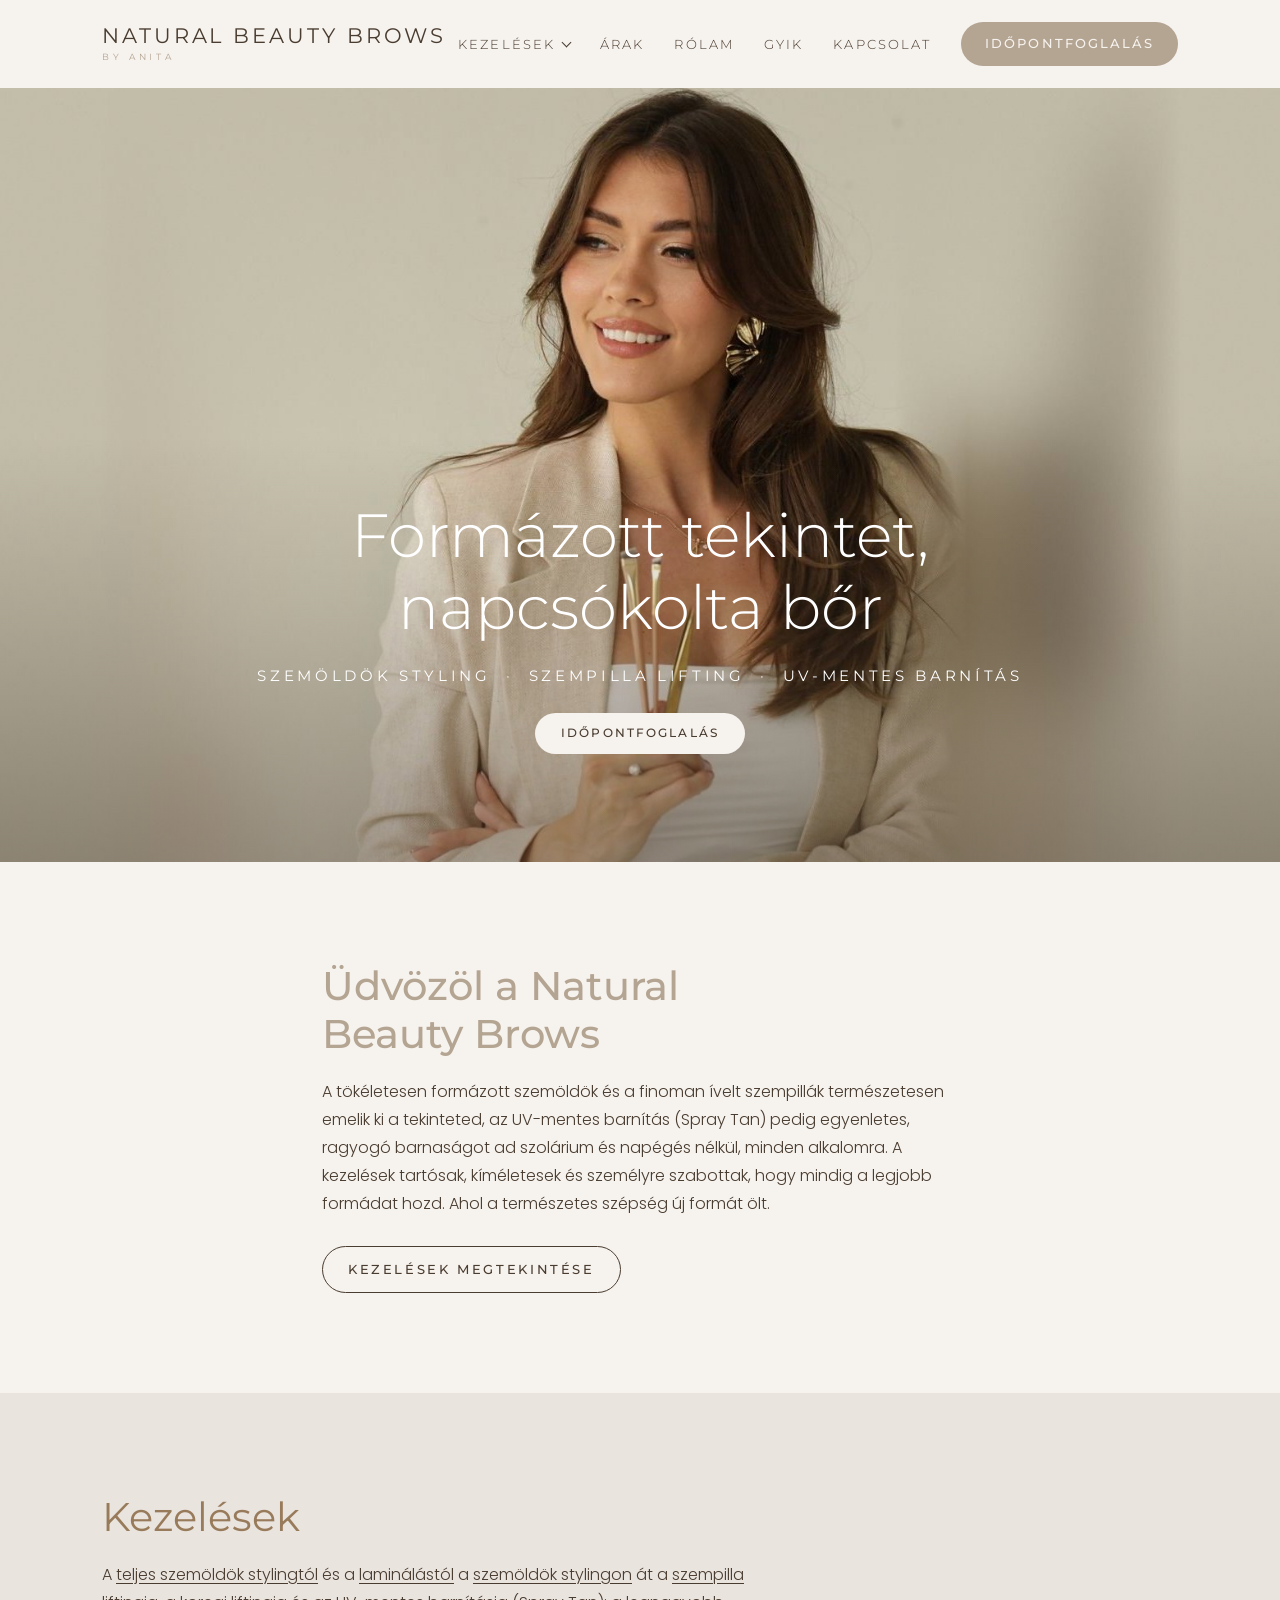
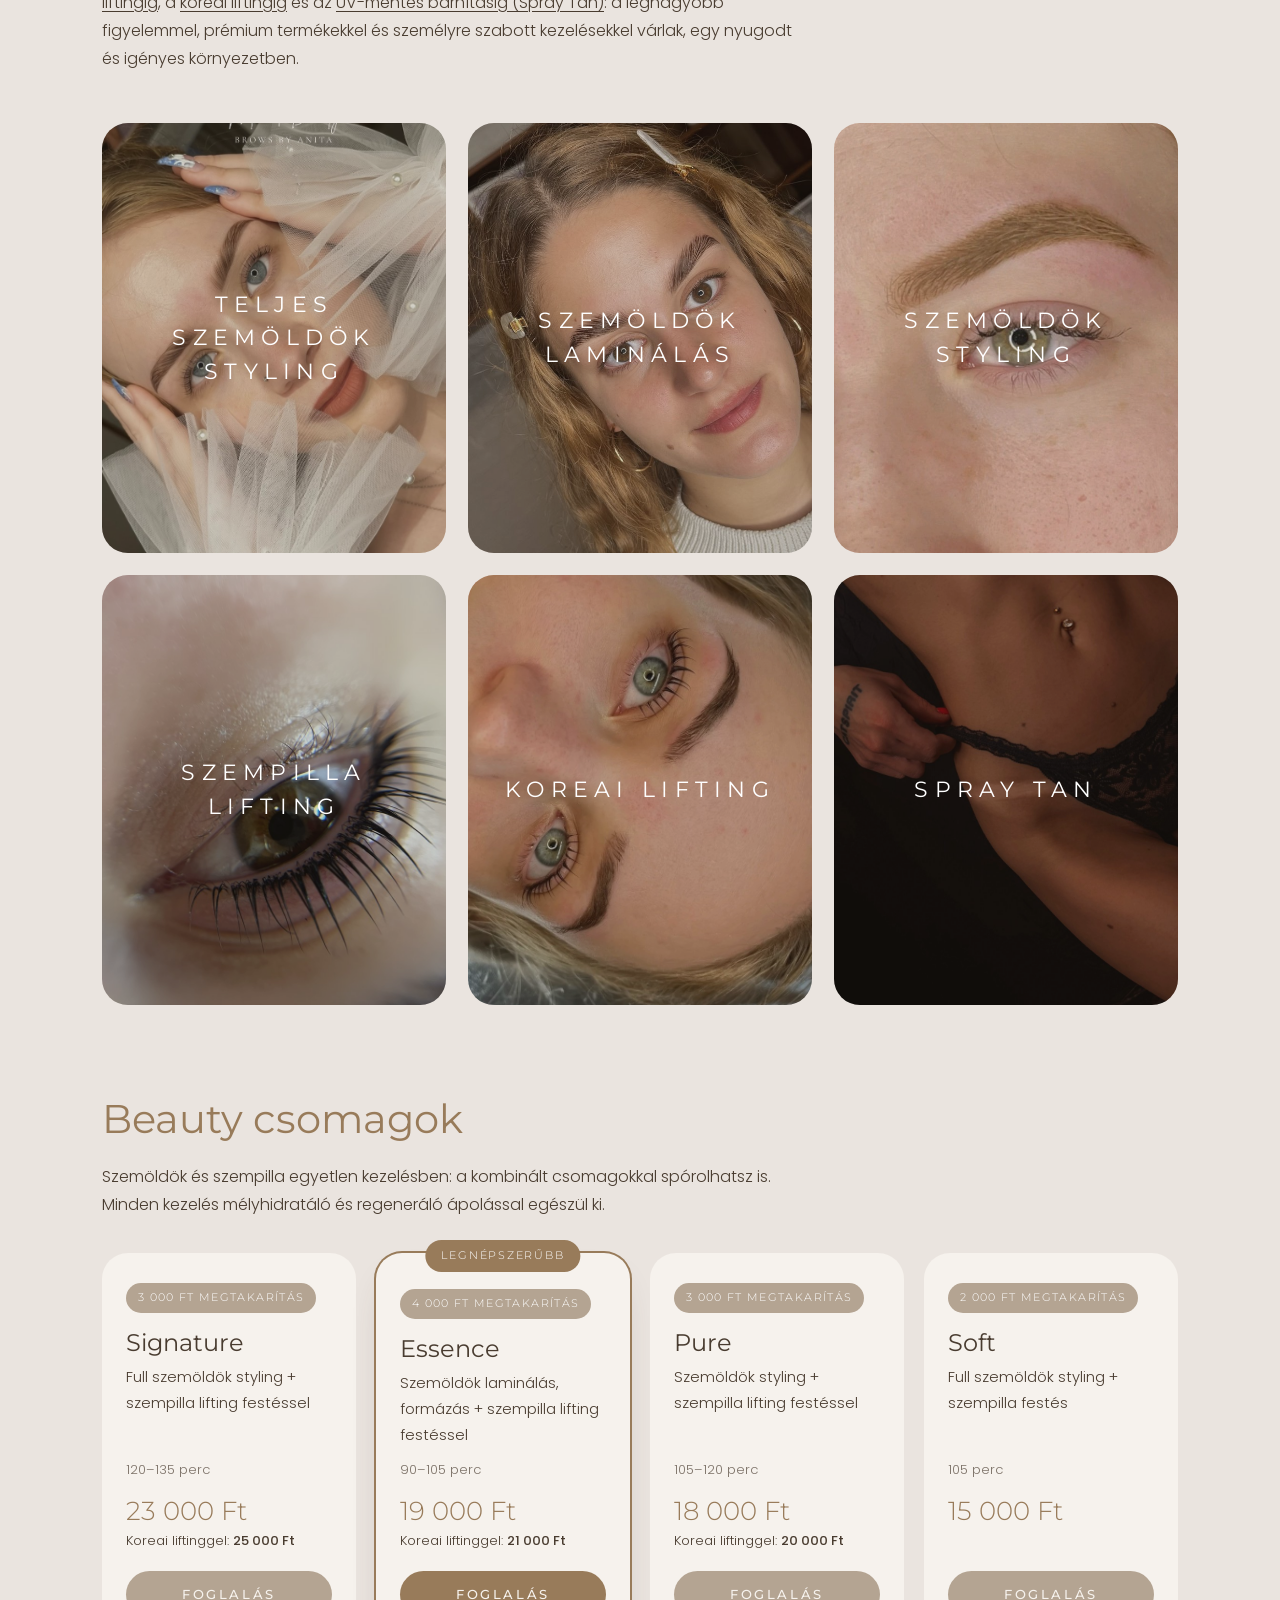
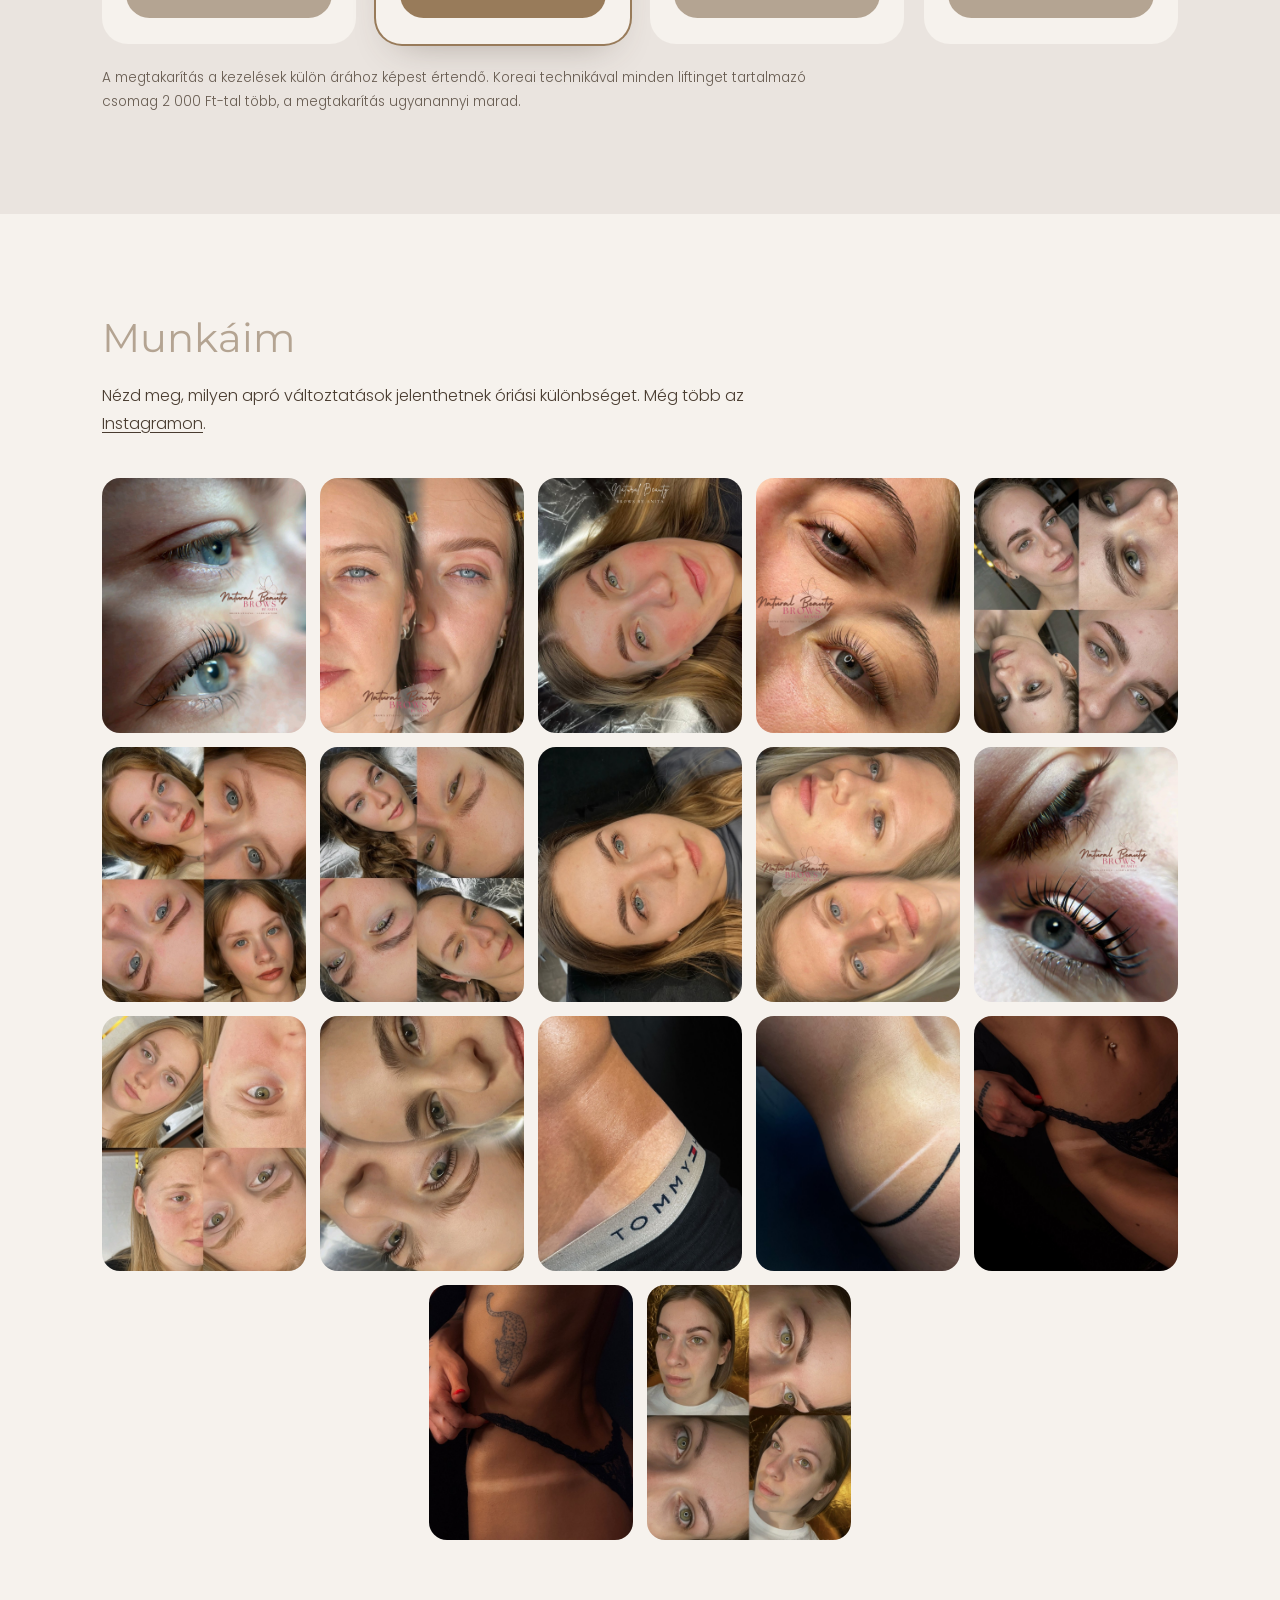
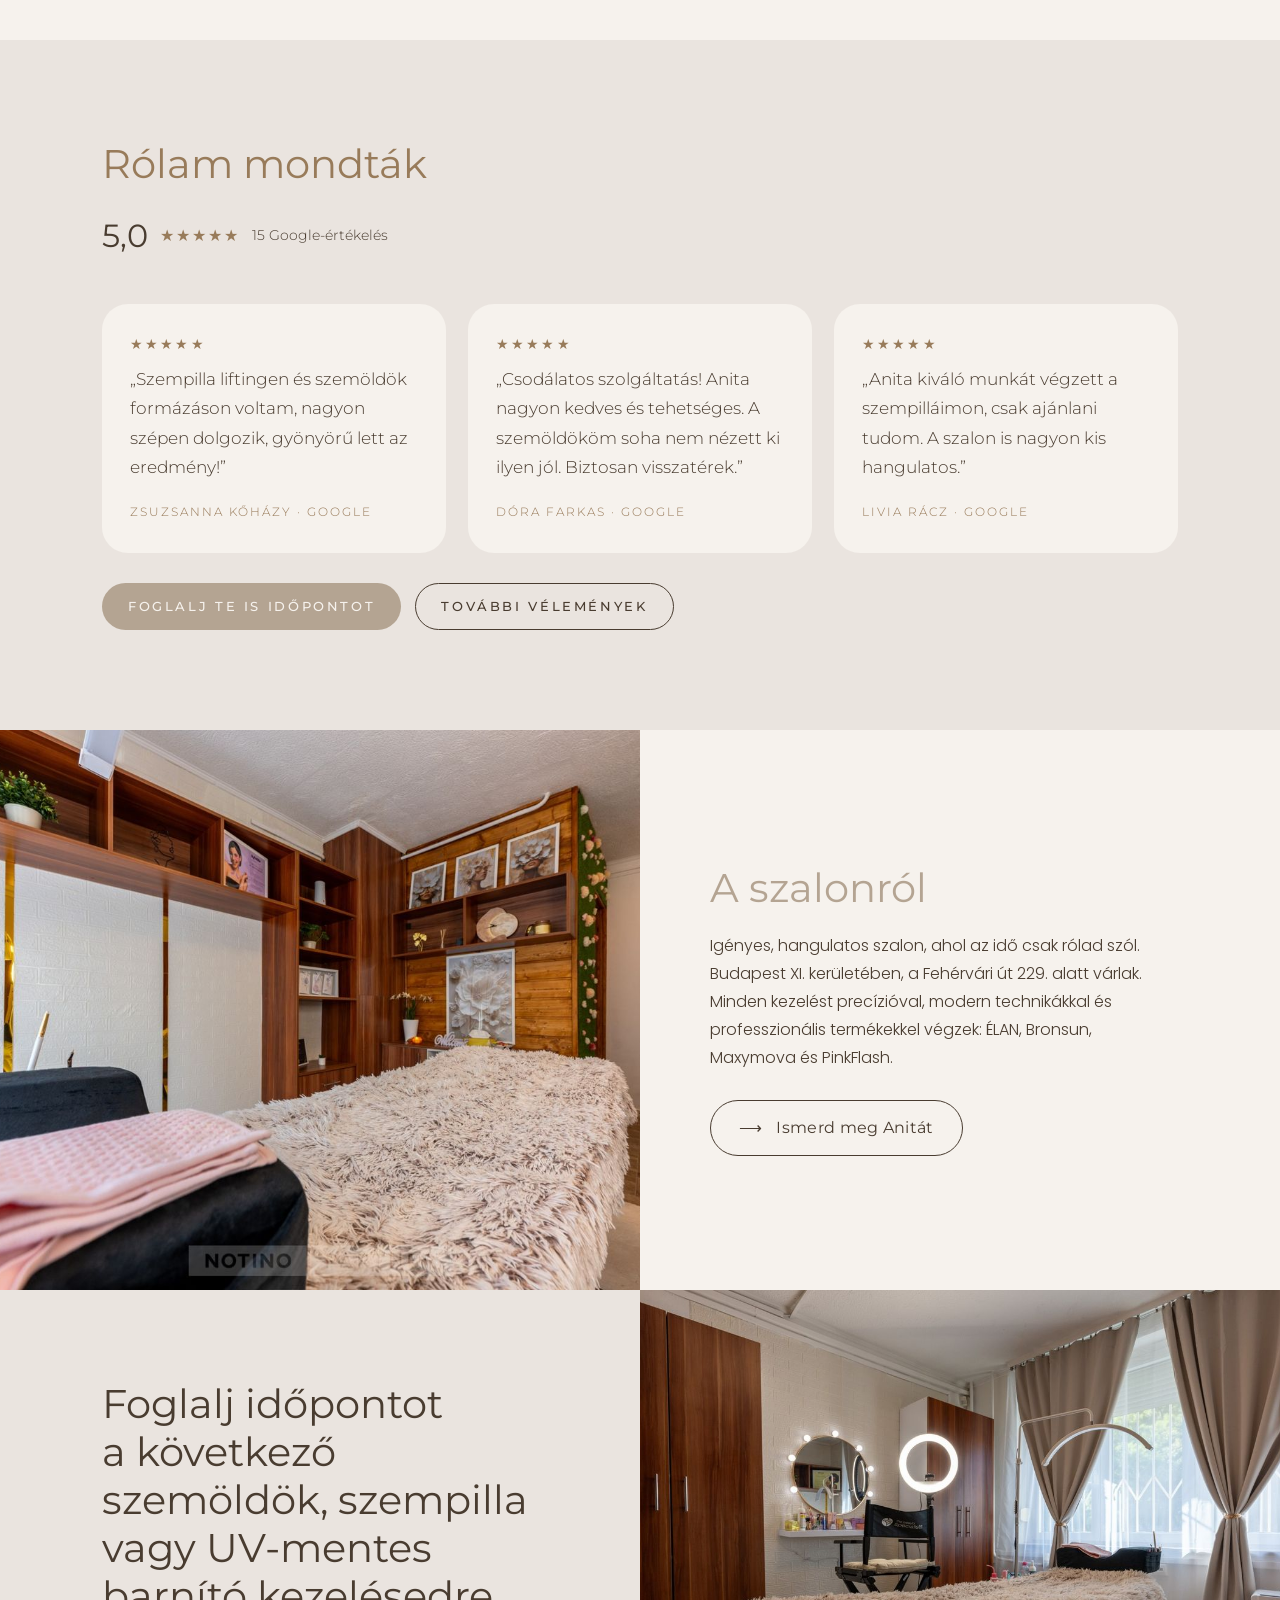
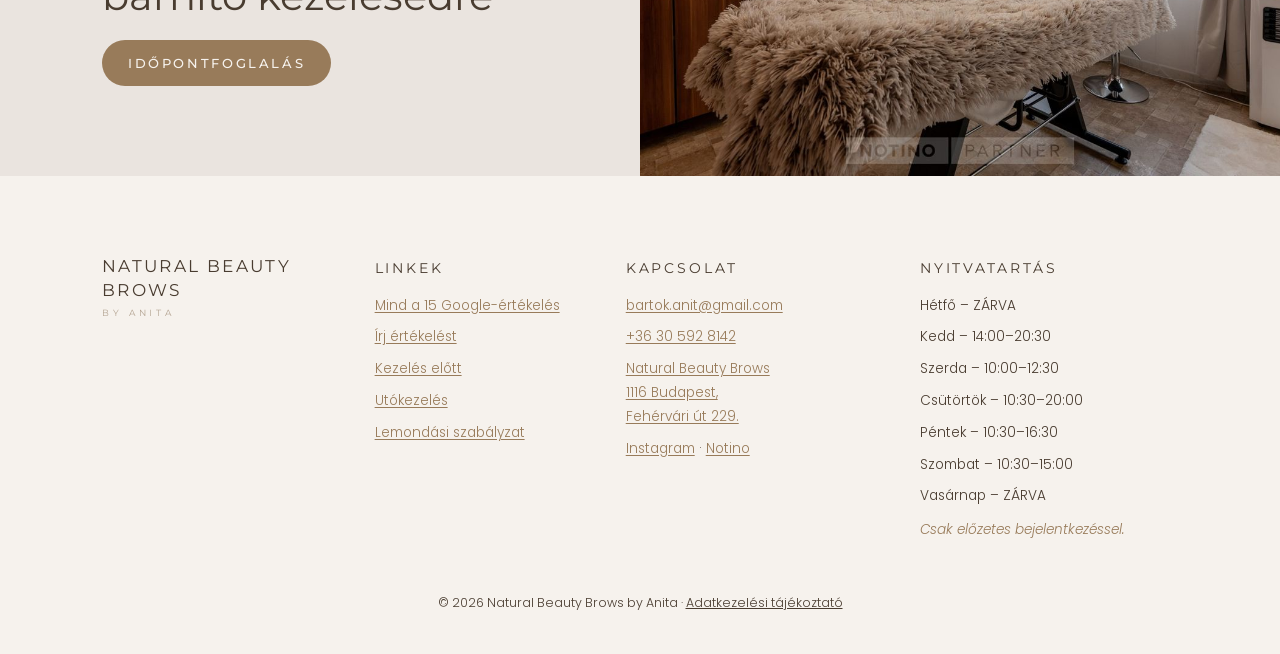
<file: index.html>
<!DOCTYPE html>
<html lang="hu">
<head>
<meta charset="UTF-8">
<meta name="viewport" content="width=device-width, initial-scale=1, viewport-fit=cover">
<title>Natural Beauty Brows by Anita – Szemöldök styling, szempilla lifting, spray tan, Budapest XI.</title>
<meta name="description" content="Szemöldök styling, laminálás, (koreai) szempilla lifting és UV-mentes spray tan barnítás Budapest XI. kerületében, a Fehérvári út 229. alatt.">
<link rel="canonical" href="https://naturalbeautybrows.hu/">
<meta property="og:type" content="website">
<meta property="og:site_name" content="Natural Beauty Brows by Anita">
<meta property="og:title" content="Natural Beauty Brows by Anita – Szemöldök styling, szempilla lifting, spray tan, Budapest XI.">
<meta property="og:description" content="Szemöldök styling, laminálás, (koreai) szempilla lifting és UV-mentes spray tan barnítás Budapest XI. kerületében, a Fehérvári út 229. alatt.">
<meta property="og:url" content="https://naturalbeautybrows.hu/">
<meta property="og:image" content="https://naturalbeautybrows.hu/img/anita-hero.jpg">
<meta property="og:locale" content="hu_HU">
<script type="application/ld+json">
{"@context":"https://schema.org","@type":"BeautySalon","name":"Natural Beauty Brows by Anita","url":"https://naturalbeautybrows.hu/","image":"https://naturalbeautybrows.hu/img/anita-hero.jpg","telephone":"+36305928142","email":"bartok.anit@gmail.com","address":{"@type":"PostalAddress","streetAddress":"Fehérvári út 229.","addressLocality":"Budapest","postalCode":"1116","addressCountry":"HU"},"openingHoursSpecification":[{"@type":"OpeningHoursSpecification","dayOfWeek":"Tuesday","opens":"14:00","closes":"20:30"},{"@type":"OpeningHoursSpecification","dayOfWeek":"Wednesday","opens":"10:00","closes":"12:30"},{"@type":"OpeningHoursSpecification","dayOfWeek":"Thursday","opens":"10:30","closes":"20:00"},{"@type":"OpeningHoursSpecification","dayOfWeek":"Friday","opens":"10:30","closes":"16:30"},{"@type":"OpeningHoursSpecification","dayOfWeek":"Saturday","opens":"10:30","closes":"15:00"}],"sameAs":["https://www.instagram.com/natural_beautybrowsbyanita/"]}
</script>
<link rel="preconnect" href="https://fonts.googleapis.com">
<link rel="preconnect" href="https://fonts.gstatic.com" crossorigin>
<link href="https://fonts.googleapis.com/css2?family=Montserrat:wght@300;400;500;600&family=Poppins:wght@300;400;500&display=swap" rel="stylesheet">
<link rel="stylesheet" href="style.css?v=26">
<link rel="icon" href="favicon.ico?v=1" sizes="any">
<link rel="icon" type="image/png" sizes="32x32" href="img/favicon-32.png?v=1">
<link rel="icon" type="image/png" sizes="192x192" href="img/icon-192.png?v=1">
<link rel="apple-touch-icon" href="apple-touch-icon.png?v=1">
</head>
<body>
<header>
  <div class="wrap nav">
    <a href="./" class="logo">Natural Beauty Brows<small>by Anita</small></a>
    <button class="burger" aria-label="Menü" onclick="document.getElementById('menu').classList.toggle('open')"><span></span><span></span><span></span></button>
    <ul class="menu" id="menu">
      <li class="drop"><a href="./#kezelesek">Kezelések</a>
        <ul class="sub">
          <li><a href="teljes-szemoldok-styling.html">Teljes szemöldök styling</a></li>
          <li><a href="szemoldok-laminalas.html">Szemöldök laminálás</a></li>
          <li><a href="szemoldok-styling.html">Szemöldök styling</a></li>
          <li><a href="szempilla-lifting.html">Szempilla lifting festéssel</a></li>
          <li><a href="koreai-szempilla-lifting.html">Koreai szempilla lifting</a></li>
          <li><a href="spray-tan.html">Spray tan</a></li>
        </ul>
      </li>
      <li><a href="arak.html">Árak</a></li>
      <li><a href="rolam.html">Rólam</a></li>
      <li><a href="gyik.html">GYIK</a></li>
      <li><a href="kapcsolat.html">Kapcsolat</a></li>
      <li><a href="https://partner.notino.com/api/b2c/redirect/salons/detail?salonID=79a9c5e1-0c92-4a29-a56f-100e9ac4893e" class="btn btn-taupe" target="_blank" rel="noopener">Időpontfoglalás</a></li>
    </ul>
  </div>
</header>

<section class="hero">
  <picture><source media="(min-width:961px)" srcset="img/anita-hero-szeles.jpg?v=3"><img src="img/anita-hero.jpg" alt="Bartók Anita, a Natural Beauty Brows tulajdonosa"></picture>
  <div class="hero-text">
    <h1>Formázott tekintet, napcsókolta bőr</h1>
    <p class="hero-sub"><b>Szemöldök styling</b> <span>·</span> <b>Szempilla lifting</b> <span class="d2">·</span> <b class="l3">UV-mentes barnítás</b></p>
    <div class="hero-cta">
      <a href="https://partner.notino.com/api/b2c/redirect/salons/detail?salonID=79a9c5e1-0c92-4a29-a56f-100e9ac4893e" class="btn btn-cream" target="_blank" rel="noopener">Időpontfoglalás</a>
    </div>
  </div>
</section>

<section class="sec">
  <div class="wrap intro-text">
    <h2>Üdvözöl a Natural Beauty Brows</h2>
    <p>A tökéletesen formázott szemöldök és a finoman ívelt szempillák természetesen emelik ki a tekinteted, az UV-mentes barnítás (Spray Tan) pedig egyenletes, ragyogó barnaságot ad szolárium és napégés nélkül, minden alkalomra. A kezelések tartósak, kíméletesek és személyre szabottak, hogy mindig a legjobb formádat hozd. Ahol a természetes szépség új formát ölt.</p>
    <a href="#kezelesek" class="btn btn-line">Kezelések megtekintése</a>
  </div>
</section>

<section class="sec alt" id="kezelesek">
  <div class="wrap">
    <h2 class="brown">Kezelések</h2>
    <p class="intro-text inline-links">A <a href="teljes-szemoldok-styling.html">teljes szemöldök stylingtól</a> és a <a href="szemoldok-laminalas.html">laminálástól</a> a <a href="szemoldok-styling.html">szemöldök stylingon</a> át a <a href="szempilla-lifting.html">szempilla liftingig</a>, a <a href="koreai-szempilla-lifting.html">koreai liftingig</a> és az <a href="spray-tan.html">UV-mentes barnításig (Spray Tan)</a>: a legnagyobb figyelemmel, prémium termékekkel és személyre szabott kezelésekkel várlak, egy nyugodt és igényes környezetben.</p>
    <div class="tiles">
      <a class="tile" href="teljes-szemoldok-styling.html"><img src="img/teljes-szemoldok-styling.jpg" alt="" loading="lazy"><span>Teljes szemöldök styling</span></a>
      <a class="tile" href="szemoldok-laminalas.html"><img src="img/szemoldok-laminalas-uj.jpg" alt="" loading="lazy"><span>Szemöldök laminálás</span></a>
      <a class="tile" href="szemoldok-styling.html"><img src="img/szemoldok-styling-utana.jpg" alt="" loading="lazy"><span>Szemöldök styling</span></a>
      <a class="tile" href="szempilla-lifting.html"><img src="img/szempilla-lifting-uj.jpg" alt="" loading="lazy"><span>Szempilla lifting</span></a>
      <a class="tile" href="koreai-szempilla-lifting.html"><img src="img/koreai-lifting-uj.jpg" alt="" loading="lazy"><span>Koreai lifting</span></a>
      <a class="tile" href="spray-tan.html"><img src="img/spray-tan-3.jpg" alt="" loading="lazy"><span>Spray tan</span></a>
    </div>
    <div class="packs" id="csomagok">
      <h2>Beauty csomagok</h2>
      <p class="intro-text">Szemöldök és szempilla egyetlen kezelésben: a kombinált csomagokkal spórolhatsz is. Minden kezelés mélyhidratáló és regeneráló ápolással egészül ki.</p>
      <div class="pk-grid">
      <div class="pk">
        <span class="pk-save">3 000 Ft megtakarítás</span>
        <h3>Signature</h3>
        <p class="pk-what">Full szemöldök styling + szempilla lifting festéssel</p>
        <p class="pk-time">120–135 perc</p>
        <p class="pk-price">23 000 Ft</p>
        <p class="pk-kor">Koreai liftinggel: <b>25 000 Ft</b></p>
        <a href="https://partner.notino.com/api/b2c/redirect/salons/detail?salonID=79a9c5e1-0c92-4a29-a56f-100e9ac4893e" class="btn btn-taupe" target="_blank" rel="noopener">Foglalás</a>
      </div>
      <div class="pk pk-top">
        <span class="pk-pop">Legnépszerűbb</span><span class="pk-save">4 000 Ft megtakarítás</span>
        <h3>Essence</h3>
        <p class="pk-what">Szemöldök laminálás, formázás + szempilla lifting festéssel</p>
        <p class="pk-time">90–105 perc</p>
        <p class="pk-price">19 000 Ft</p>
        <p class="pk-kor">Koreai liftinggel: <b>21 000 Ft</b></p>
        <a href="https://partner.notino.com/api/b2c/redirect/salons/detail?salonID=79a9c5e1-0c92-4a29-a56f-100e9ac4893e" class="btn btn-taupe" target="_blank" rel="noopener">Foglalás</a>
      </div>
      <div class="pk">
        <span class="pk-save">3 000 Ft megtakarítás</span>
        <h3>Pure</h3>
        <p class="pk-what">Szemöldök styling + szempilla lifting festéssel</p>
        <p class="pk-time">105–120 perc</p>
        <p class="pk-price">18 000 Ft</p>
        <p class="pk-kor">Koreai liftinggel: <b>20 000 Ft</b></p>
        <a href="https://partner.notino.com/api/b2c/redirect/salons/detail?salonID=79a9c5e1-0c92-4a29-a56f-100e9ac4893e" class="btn btn-taupe" target="_blank" rel="noopener">Foglalás</a>
      </div>
      <div class="pk">
        <span class="pk-save">2 000 Ft megtakarítás</span>
        <h3>Soft</h3>
        <p class="pk-what">Full szemöldök styling + szempilla festés</p>
        <p class="pk-time">105 perc</p>
        <p class="pk-price">15 000 Ft</p>
        <p class="pk-kor">&nbsp;</p>
        <a href="https://partner.notino.com/api/b2c/redirect/salons/detail?salonID=79a9c5e1-0c92-4a29-a56f-100e9ac4893e" class="btn btn-taupe" target="_blank" rel="noopener">Foglalás</a>
      </div>
      </div>
      <p class="pk-note">A megtakarítás a kezelések külön árához képest értendő. Koreai technikával minden liftinget tartalmazó csomag 2 000 Ft-tal több, a megtakarítás ugyanannyi marad.</p>
    </div>
  </div>
</section>

<section class="sec" id="munkaim">
  <div class="wrap">
    <h2>Munkáim</h2>
    <p class="intro-text inline-links">Nézd meg, milyen apró változtatások jelenthetnek óriási különbséget. Még több az <a href="https://www.instagram.com/natural_beautybrowsbyanita/" target="_blank" rel="noopener">Instagramon</a>.</p>
    <div class="gal">
      <img src="img/munka-1.jpg" alt="Szempilla lifting eredmény" loading="lazy">
      <img src="img/munka-2.jpg" alt="Szemöldök styling előtte–utána" loading="lazy">
      <img src="img/munka-3.jpg" alt="Szemöldök styling és szempilla lifting" loading="lazy">
      <img src="img/munka-8.jpg" alt="Szempilla lifting előtte–utána" loading="lazy">
      <img src="img/munka-9.jpg" alt="Szemöldök és szempilla munka" loading="lazy">
      <img src="img/munka-10.jpg" alt="Szemöldök és szempilla munka" loading="lazy">
      <img src="img/munka-11.jpg" alt="Szemöldök és szempilla munka" loading="lazy">
      <img src="img/munka-12.jpg" alt="Szemöldök és szempilla munka" loading="lazy">
      <img src="img/munka-13.jpg" alt="Szemöldök előtte–utána" loading="lazy">
      <img src="img/munka-14.jpg" alt="Szempilla lifting előtte–utána" loading="lazy">
      <img src="img/munka-15.jpg" alt="Szemöldök és szempilla munka" loading="lazy">
      <img src="img/munka-21.jpg" alt="Szemöldök és szempilla munka" loading="lazy">
      <img src="img/munka-20.jpg" alt="Spray tan eredmény" loading="lazy">
      <img src="img/munka-17.jpg" alt="Spray tan eredmény" loading="lazy">
      <img src="img/spray-tan-3.jpg" alt="Spray tan eredmény" loading="lazy">
      <img src="img/munka-22.jpg" alt="Spray tan eredmény" loading="lazy">
      <img src="img/munka-19.jpg" alt="Szemöldök és szempilla munka" loading="lazy">
    </div>
  </div>
</section>

<section class="sec alt" id="velemenyek">
  <div class="wrap">
    <h2 class="brown">Rólam mondták</h2>
    <a class="grating" href="https://search.google.com/local/reviews?placeid=ChIJ37Rk8ArdQUcRMbGtdKJhwy0" target="_blank" rel="noopener"><b>5,0</b><i>★★★★★</i><span>15 Google-értékelés</span></a>
    <div class="quotes quotes3">
      <div class="quote"><div class="stars" aria-label="5 csillag">★★★★★</div><p>„Szempilla liftingen és szemöldök formázáson voltam, nagyon szépen dolgozik, gyönyörű lett az eredmény!”</p><span>Zsuzsanna Kőházy · Google</span></div>
      <div class="quote"><div class="stars" aria-label="5 csillag">★★★★★</div><p>„Csodálatos szolgáltatás! Anita nagyon kedves és tehetséges. A szemöldököm soha nem nézett ki ilyen jól. Biztosan visszatérek.”</p><span>Dóra Farkas · Google</span></div>
      <div class="quote"><div class="stars" aria-label="5 csillag">★★★★★</div><p>„Anita kiváló munkát végzett a szempilláimon, csak ajánlani tudom. A szalon is nagyon kis hangulatos.”</p><span>Livia Rácz · Google</span></div>
    </div>
    <div class="btns">
      <a href="https://partner.notino.com/api/b2c/redirect/salons/detail?salonID=79a9c5e1-0c92-4a29-a56f-100e9ac4893e" class="btn btn-taupe" target="_blank" rel="noopener">Foglalj te is időpontot</a>
      <a href="rolam.html#velemenyek" class="btn btn-line">További vélemények</a>
    </div>
  </div>
</section>

<section class="split">
  <div class="media"><img src="img/szalon-3.jpg" alt="A szalon belső tere" loading="lazy"></div>
  <div class="text">
    <h2>A szalonról</h2>
    <p>Igényes, hangulatos szalon, ahol az idő csak rólad szól. Budapest XI. kerületében, a Fehérvári út 229. alatt várlak. Minden kezelést precízióval, modern technikákkal és professzionális termékekkel végzek: ÉLAN, Bronsun, Maxymova és PinkFlash.</p>
    <a href="rolam.html" class="btn btn-arrow"><span aria-hidden="true">⟶</span> Ismerd meg Anitát</a>
  </div>
</section>

<section class="ready">
  <div class="text">
    <h2>Foglalj időpontot a következő szemöldök, szempilla vagy UV-mentes barnító kezelésedre</h2>
    <a href="https://partner.notino.com/api/b2c/redirect/salons/detail?salonID=79a9c5e1-0c92-4a29-a56f-100e9ac4893e" class="btn btn-brown" target="_blank" rel="noopener">Időpontfoglalás</a>
  </div>
  <div class="media"><img src="img/szalon-1.jpg" alt="A szalon kezelőágya" loading="lazy"></div>
</section>

<footer>
  <div class="wrap fgrid">
    <div><a href="./" class="logo">Natural Beauty Brows<small>by Anita</small></a></div>
    <div>
      <h4>Linkek</h4>
      <ul class="u">
        <li><a href="https://search.google.com/local/reviews?placeid=ChIJ37Rk8ArdQUcRMbGtdKJhwy0" target="_blank" rel="noopener">Mind a 15 Google-értékelés</a></li>
        <li><a href="https://search.google.com/local/writereview?placeid=ChIJ37Rk8ArdQUcRMbGtdKJhwy0" target="_blank" rel="noopener">Írj értékelést</a></li>
        <li><a href="gyik.html#elotte">Kezelés előtt</a></li>
        <li><a href="gyik.html#utana">Utókezelés</a></li>
        <li><a href="gyik.html#szabalyzat">Lemondási szabályzat</a></li>
      </ul>
    </div>
    <div>
      <h4>Kapcsolat</h4>
      <ul class="u">
        <li><a href="mailto:bartok.anit@gmail.com">bartok.anit@gmail.com</a></li>
        <li><a href="tel:+36305928142">+36 30 592 8142</a></li>
        <li><a href="https://www.google.com/maps/dir/?api=1&amp;destination=Budapest+XI.+Feh%C3%A9rv%C3%A1ri+%C3%BAt+229" target="_blank" rel="noopener">Natural Beauty Brows<br>1116 Budapest,<br>Fehérvári út 229.</a></li>
        <li><a href="https://www.instagram.com/natural_beautybrowsbyanita/" target="_blank" rel="noopener">Instagram</a> · <a href="https://partner.notino.com/api/b2c/redirect/salons/detail?salonID=79a9c5e1-0c92-4a29-a56f-100e9ac4893e" target="_blank" rel="noopener">Notino</a></li>
      </ul>
    </div>
    <div>
      <h4>Nyitvatartás</h4>
      <ul>
        <li>Hétfő – ZÁRVA</li><li>Kedd – 14:00–20:30</li><li>Szerda – 10:00–12:30</li><li>Csütörtök – 10:30–20:00</li><li>Péntek – 10:30–16:30</li><li>Szombat – 10:30–15:00</li><li>Vasárnap – ZÁRVA</li>
      </ul>
      <p class="appt">Csak előzetes bejelentkezéssel.</p>
    </div>
  </div>
  <p class="copy">© 2026 Natural Beauty Brows by Anita · <a href="adatkezeles.html">Adatkezelési tájékoztató</a></p>
</footer>
<script src="lightbox.js?v=1" defer></script>
<div class="mbar"><a href="https://partner.notino.com/api/b2c/redirect/salons/detail?salonID=79a9c5e1-0c92-4a29-a56f-100e9ac4893e" class="btn" target="_blank" rel="noopener">Időpontfoglalás</a></div>
</body>
</html>
</file>
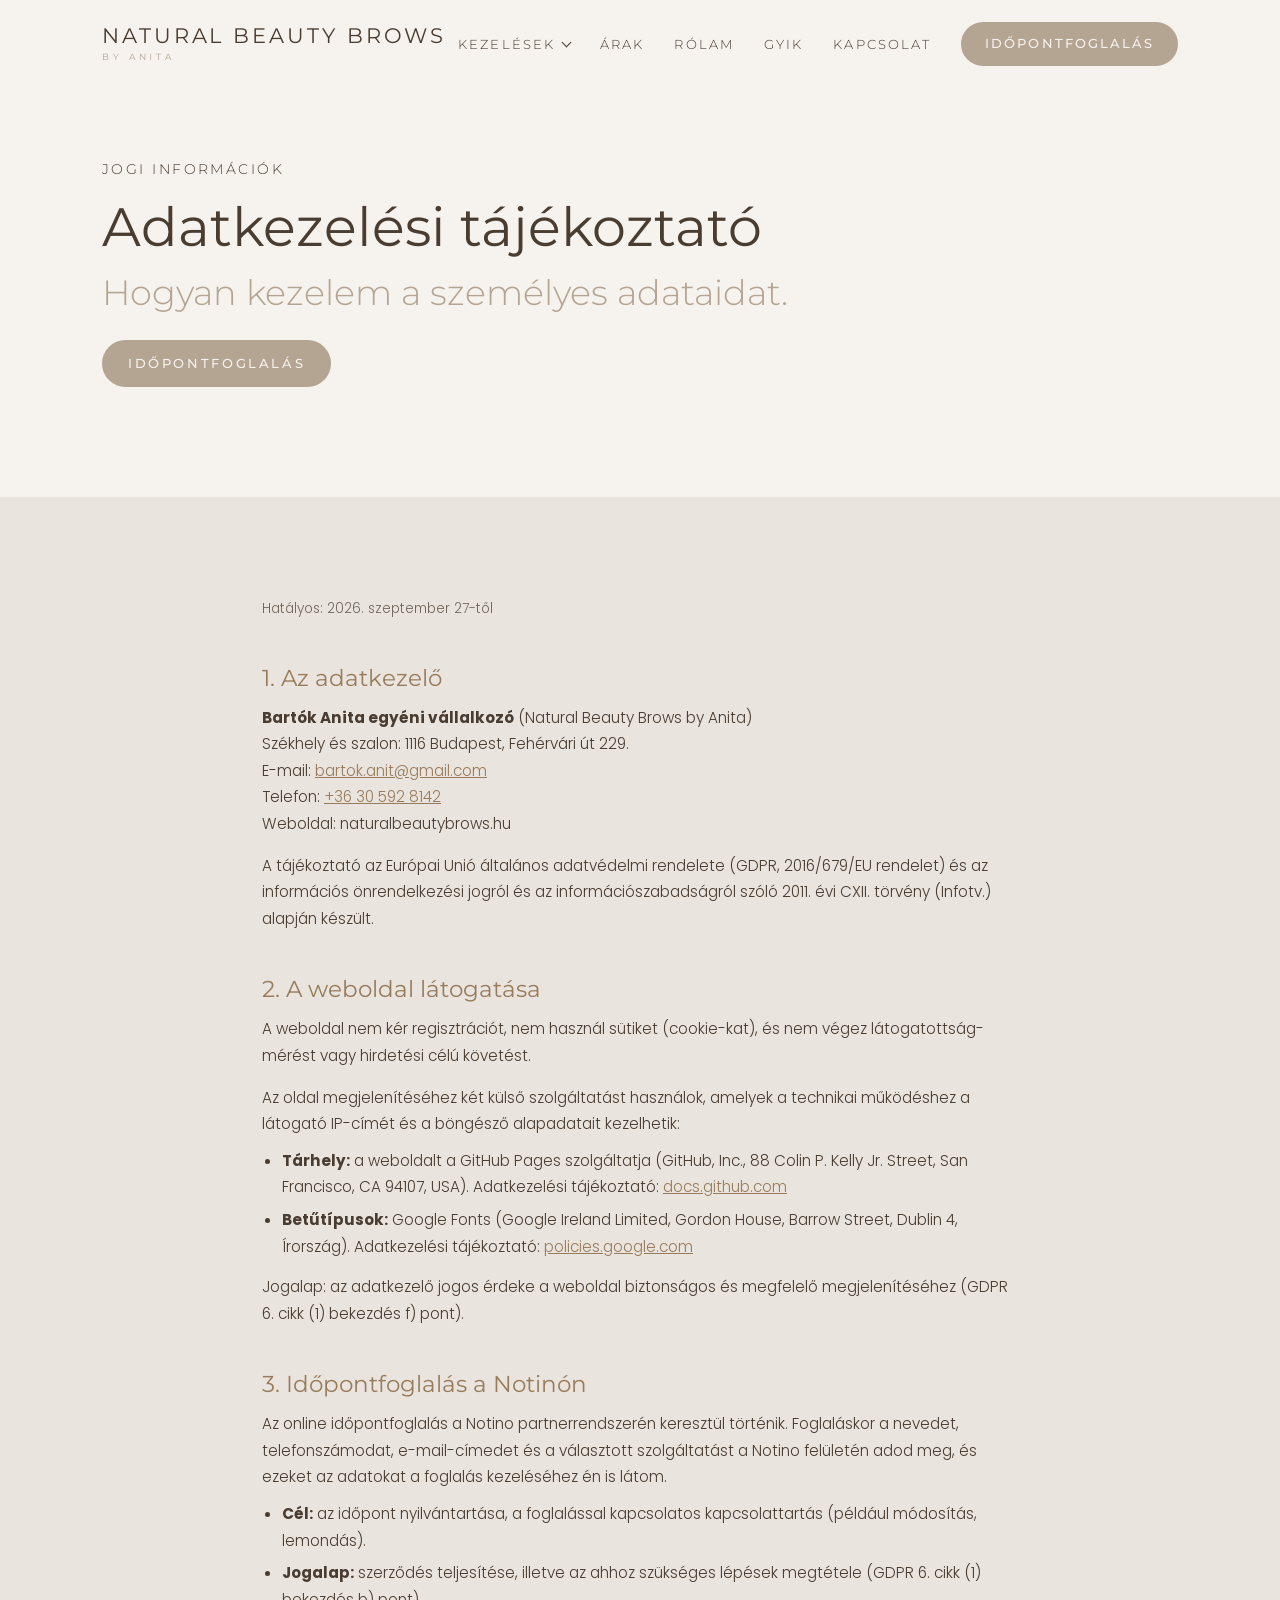
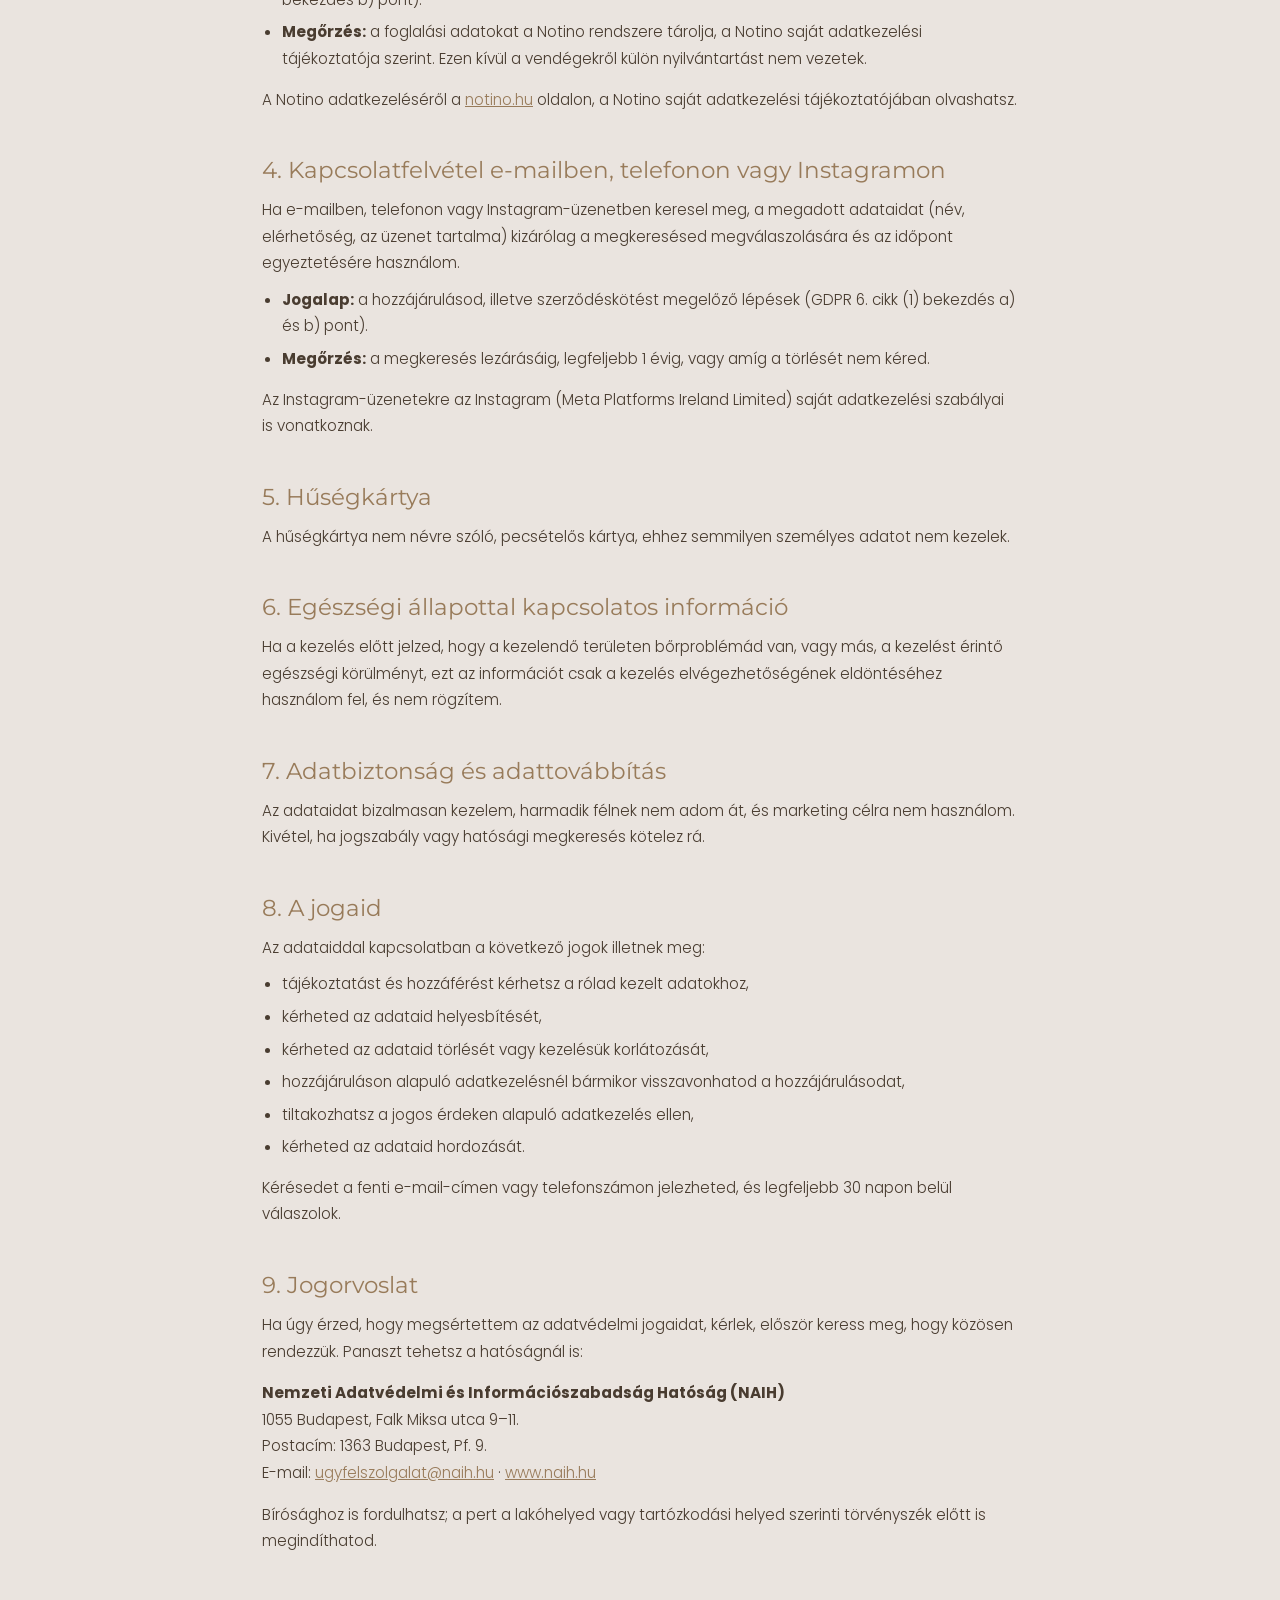
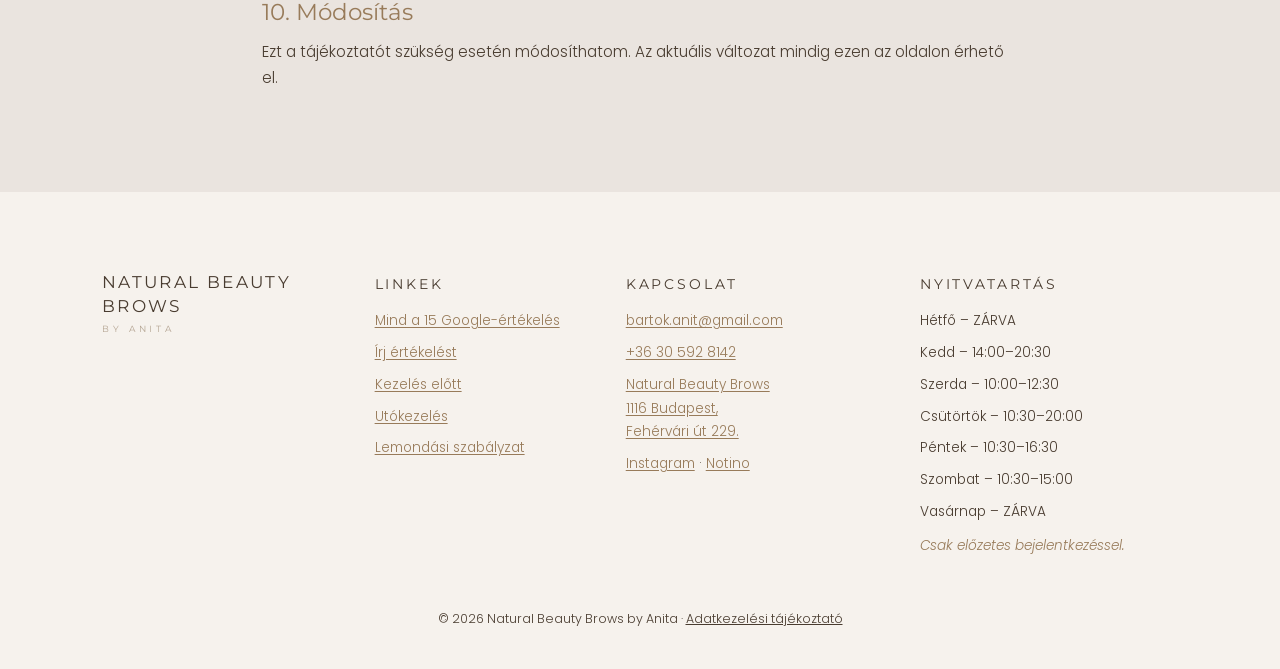
<file: adatkezeles.html>
<!DOCTYPE html>
<html lang="hu">
<head>
<meta charset="UTF-8">
<meta name="viewport" content="width=device-width, initial-scale=1, viewport-fit=cover">
<title>Adatkezelési tájékoztató – Natural Beauty Brows by Anita</title>
<meta name="description" content="A Natural Beauty Brows (Bartók Anita egyéni vállalkozó) adatkezelési tájékoztatója.">
<link rel="canonical" href="https://naturalbeautybrows.hu/adatkezeles.html">
<meta property="og:type" content="website">
<meta property="og:site_name" content="Natural Beauty Brows by Anita">
<meta property="og:title" content="Adatkezelési tájékoztató – Natural Beauty Brows by Anita">
<meta property="og:description" content="A Natural Beauty Brows (Bartók Anita egyéni vállalkozó) adatkezelési tájékoztatója.">
<meta property="og:url" content="https://naturalbeautybrows.hu/adatkezeles.html">
<meta property="og:image" content="https://naturalbeautybrows.hu/img/anita-hero.jpg">
<meta property="og:locale" content="hu_HU">
<link rel="preconnect" href="https://fonts.googleapis.com">
<link rel="preconnect" href="https://fonts.gstatic.com" crossorigin>
<link href="https://fonts.googleapis.com/css2?family=Montserrat:wght@300;400;500;600&family=Poppins:wght@300;400;500&display=swap" rel="stylesheet">
<link rel="stylesheet" href="style.css?v=26">
<link rel="icon" href="favicon.ico?v=1" sizes="any">
<link rel="icon" type="image/png" sizes="32x32" href="img/favicon-32.png?v=1">
<link rel="icon" type="image/png" sizes="192x192" href="img/icon-192.png?v=1">
<link rel="apple-touch-icon" href="apple-touch-icon.png?v=1">
</head>
<body>
<header>
  <div class="wrap nav">
    <a href="./" class="logo">Natural Beauty Brows<small>by Anita</small></a>
    <button class="burger" aria-label="Menü" onclick="document.getElementById('menu').classList.toggle('open')"><span></span><span></span><span></span></button>
    <ul class="menu" id="menu">
      <li class="drop"><a href="./#kezelesek">Kezelések</a>
        <ul class="sub">
          <li><a href="teljes-szemoldok-styling.html">Teljes szemöldök styling</a></li>
          <li><a href="szemoldok-laminalas.html">Szemöldök laminálás</a></li>
          <li><a href="szemoldok-styling.html">Szemöldök styling</a></li>
          <li><a href="szempilla-lifting.html">Szempilla lifting festéssel</a></li>
          <li><a href="koreai-szempilla-lifting.html">Koreai szempilla lifting</a></li>
          <li><a href="spray-tan.html">Spray tan</a></li>
        </ul>
      </li>
      <li><a href="arak.html">Árak</a></li>
      <li><a href="rolam.html">Rólam</a></li>
      <li><a href="gyik.html">GYIK</a></li>
      <li><a href="kapcsolat.html">Kapcsolat</a></li>
      <li><a href="https://partner.notino.com/api/b2c/redirect/salons/detail?salonID=79a9c5e1-0c92-4a29-a56f-100e9ac4893e" class="btn btn-taupe" target="_blank" rel="noopener">Időpontfoglalás</a></li>
    </ul>
  </div>
</header>

<section class="t-head">
  <div class="wrap">
    <span class="eyebrow">Jogi információk</span>
    <h1>Adatkezelési tájékoztató</h1>
    <p class="tag">Hogyan kezelem a személyes adataidat.</p>
    <a href="https://partner.notino.com/api/b2c/redirect/salons/detail?salonID=79a9c5e1-0c92-4a29-a56f-100e9ac4893e" class="btn btn-taupe" target="_blank" rel="noopener">Időpontfoglalás</a>
  </div>
</section>

<section class="sec alt">
  <div class="wrap legal">
    <p class="upd">Hatályos: 2026. szeptember 27-től</p>

    <h2>1. Az adatkezelő</h2>
    <p><b>Bartók Anita egyéni vállalkozó</b> (Natural Beauty Brows by Anita)<br>
    Székhely és szalon: 1116 Budapest, Fehérvári út 229.<br>
    E-mail: <a href="mailto:bartok.anit@gmail.com">bartok.anit@gmail.com</a><br>
    Telefon: <a href="tel:+36305928142">+36 30 592 8142</a><br>
    Weboldal: naturalbeautybrows.hu</p>
    <p>A tájékoztató az Európai Unió általános adatvédelmi rendelete (GDPR, 2016/679/EU rendelet) és az információs önrendelkezési jogról és az információszabadságról szóló 2011. évi CXII. törvény (Infotv.) alapján készült.</p>

    <h2>2. A weboldal látogatása</h2>
    <p>A weboldal nem kér regisztrációt, nem használ sütiket (cookie-kat), és nem végez látogatottság-mérést vagy hirdetési célú követést.</p>
    <p>Az oldal megjelenítéséhez két külső szolgáltatást használok, amelyek a technikai működéshez a látogató IP-címét és a böngésző alapadatait kezelhetik:</p>
    <ul>
      <li><b>Tárhely:</b> a weboldalt a GitHub Pages szolgáltatja (GitHub, Inc., 88 Colin P. Kelly Jr. Street, San Francisco, CA 94107, USA). Adatkezelési tájékoztató: <a href="https://docs.github.com/en/site-policy/privacy-policies/github-general-privacy-statement" target="_blank" rel="noopener">docs.github.com</a></li>
      <li><b>Betűtípusok:</b> Google Fonts (Google Ireland Limited, Gordon House, Barrow Street, Dublin 4, Írország). Adatkezelési tájékoztató: <a href="https://policies.google.com/privacy" target="_blank" rel="noopener">policies.google.com</a></li>
    </ul>
    <p>Jogalap: az adatkezelő jogos érdeke a weboldal biztonságos és megfelelő megjelenítéséhez (GDPR 6. cikk (1) bekezdés f) pont).</p>

    <h2>3. Időpontfoglalás a Notinón</h2>
    <p>Az online időpontfoglalás a Notino partnerrendszerén keresztül történik. Foglaláskor a nevedet, telefonszámodat, e-mail-címedet és a választott szolgáltatást a Notino felületén adod meg, és ezeket az adatokat a foglalás kezeléséhez én is látom.</p>
    <ul>
      <li><b>Cél:</b> az időpont nyilvántartása, a foglalással kapcsolatos kapcsolattartás (például módosítás, lemondás).</li>
      <li><b>Jogalap:</b> szerződés teljesítése, illetve az ahhoz szükséges lépések megtétele (GDPR 6. cikk (1) bekezdés b) pont).</li>
      <li><b>Megőrzés:</b> a foglalási adatokat a Notino rendszere tárolja, a Notino saját adatkezelési tájékoztatója szerint. Ezen kívül a vendégekről külön nyilvántartást nem vezetek.</li>
    </ul>
    <p>A Notino adatkezeléséről a <a href="https://www.notino.hu" target="_blank" rel="noopener">notino.hu</a> oldalon, a Notino saját adatkezelési tájékoztatójában olvashatsz.</p>

    <h2>4. Kapcsolatfelvétel e-mailben, telefonon vagy Instagramon</h2>
    <p>Ha e-mailben, telefonon vagy Instagram-üzenetben keresel meg, a megadott adataidat (név, elérhetőség, az üzenet tartalma) kizárólag a megkeresésed megválaszolására és az időpont egyeztetésére használom.</p>
    <ul>
      <li><b>Jogalap:</b> a hozzájárulásod, illetve szerződéskötést megelőző lépések (GDPR 6. cikk (1) bekezdés a) és b) pont).</li>
      <li><b>Megőrzés:</b> a megkeresés lezárásáig, legfeljebb 1 évig, vagy amíg a törlését nem kéred.</li>
    </ul>
    <p>Az Instagram-üzenetekre az Instagram (Meta Platforms Ireland Limited) saját adatkezelési szabályai is vonatkoznak.</p>

    <h2>5. Hűségkártya</h2>
    <p>A hűségkártya nem névre szóló, pecsételős kártya, ehhez semmilyen személyes adatot nem kezelek.</p>

    <h2>6. Egészségi állapottal kapcsolatos információ</h2>
    <p>Ha a kezelés előtt jelzed, hogy a kezelendő területen bőrproblémád van, vagy más, a kezelést érintő egészségi körülményt, ezt az információt csak a kezelés elvégezhetőségének eldöntéséhez használom fel, és nem rögzítem.</p>

    <h2>7. Adatbiztonság és adattovábbítás</h2>
    <p>Az adataidat bizalmasan kezelem, harmadik félnek nem adom át, és marketing célra nem használom. Kivétel, ha jogszabály vagy hatósági megkeresés kötelez rá.</p>

    <h2>8. A jogaid</h2>
    <p>Az adataiddal kapcsolatban a következő jogok illetnek meg:</p>
    <ul>
      <li>tájékoztatást és hozzáférést kérhetsz a rólad kezelt adatokhoz,</li>
      <li>kérheted az adataid helyesbítését,</li>
      <li>kérheted az adataid törlését vagy kezelésük korlátozását,</li>
      <li>hozzájáruláson alapuló adatkezelésnél bármikor visszavonhatod a hozzájárulásodat,</li>
      <li>tiltakozhatsz a jogos érdeken alapuló adatkezelés ellen,</li>
      <li>kérheted az adataid hordozását.</li>
    </ul>
    <p>Kérésedet a fenti e-mail-címen vagy telefonszámon jelezheted, és legfeljebb 30 napon belül válaszolok.</p>

    <h2>9. Jogorvoslat</h2>
    <p>Ha úgy érzed, hogy megsértettem az adatvédelmi jogaidat, kérlek, először keress meg, hogy közösen rendezzük. Panaszt tehetsz a hatóságnál is:</p>
    <p><b>Nemzeti Adatvédelmi és Információszabadság Hatóság (NAIH)</b><br>
    1055 Budapest, Falk Miksa utca 9–11.<br>
    Postacím: 1363 Budapest, Pf. 9.<br>
    E-mail: <a href="mailto:ugyfelszolgalat@naih.hu">ugyfelszolgalat@naih.hu</a> · <a href="https://www.naih.hu" target="_blank" rel="noopener">www.naih.hu</a></p>
    <p>Bírósághoz is fordulhatsz; a pert a lakóhelyed vagy tartózkodási helyed szerinti törvényszék előtt is megindíthatod.</p>

    <h2>10. Módosítás</h2>
    <p>Ezt a tájékoztatót szükség esetén módosíthatom. Az aktuális változat mindig ezen az oldalon érhető el.</p>
  </div>
</section>

<footer>
  <div class="wrap fgrid">
    <div><a href="./" class="logo">Natural Beauty Brows<small>by Anita</small></a></div>
    <div>
      <h4>Linkek</h4>
      <ul class="u">
        <li><a href="https://search.google.com/local/reviews?placeid=ChIJ37Rk8ArdQUcRMbGtdKJhwy0" target="_blank" rel="noopener">Mind a 15 Google-értékelés</a></li>
        <li><a href="https://search.google.com/local/writereview?placeid=ChIJ37Rk8ArdQUcRMbGtdKJhwy0" target="_blank" rel="noopener">Írj értékelést</a></li>
        <li><a href="gyik.html#elotte">Kezelés előtt</a></li>
        <li><a href="gyik.html#utana">Utókezelés</a></li>
        <li><a href="gyik.html#szabalyzat">Lemondási szabályzat</a></li>
      </ul>
    </div>
    <div>
      <h4>Kapcsolat</h4>
      <ul class="u">
        <li><a href="mailto:bartok.anit@gmail.com">bartok.anit@gmail.com</a></li>
        <li><a href="tel:+36305928142">+36 30 592 8142</a></li>
        <li><a href="https://www.google.com/maps/dir/?api=1&amp;destination=Budapest+XI.+Feh%C3%A9rv%C3%A1ri+%C3%BAt+229" target="_blank" rel="noopener">Natural Beauty Brows<br>1116 Budapest,<br>Fehérvári út 229.</a></li>
        <li><a href="https://www.instagram.com/natural_beautybrowsbyanita/" target="_blank" rel="noopener">Instagram</a> · <a href="https://partner.notino.com/api/b2c/redirect/salons/detail?salonID=79a9c5e1-0c92-4a29-a56f-100e9ac4893e" target="_blank" rel="noopener">Notino</a></li>
      </ul>
    </div>
    <div>
      <h4>Nyitvatartás</h4>
      <ul>
        <li>Hétfő – ZÁRVA</li><li>Kedd – 14:00–20:30</li><li>Szerda – 10:00–12:30</li><li>Csütörtök – 10:30–20:00</li><li>Péntek – 10:30–16:30</li><li>Szombat – 10:30–15:00</li><li>Vasárnap – ZÁRVA</li>
      </ul>
      <p class="appt">Csak előzetes bejelentkezéssel.</p>
    </div>
  </div>
  <p class="copy">© 2026 Natural Beauty Brows by Anita · <a href="adatkezeles.html">Adatkezelési tájékoztató</a></p>
</footer>
<script src="lightbox.js?v=1" defer></script>
<div class="mbar"><a href="https://partner.notino.com/api/b2c/redirect/salons/detail?salonID=79a9c5e1-0c92-4a29-a56f-100e9ac4893e" class="btn" target="_blank" rel="noopener">Időpontfoglalás</a></div>
</body>
</html>
</file>
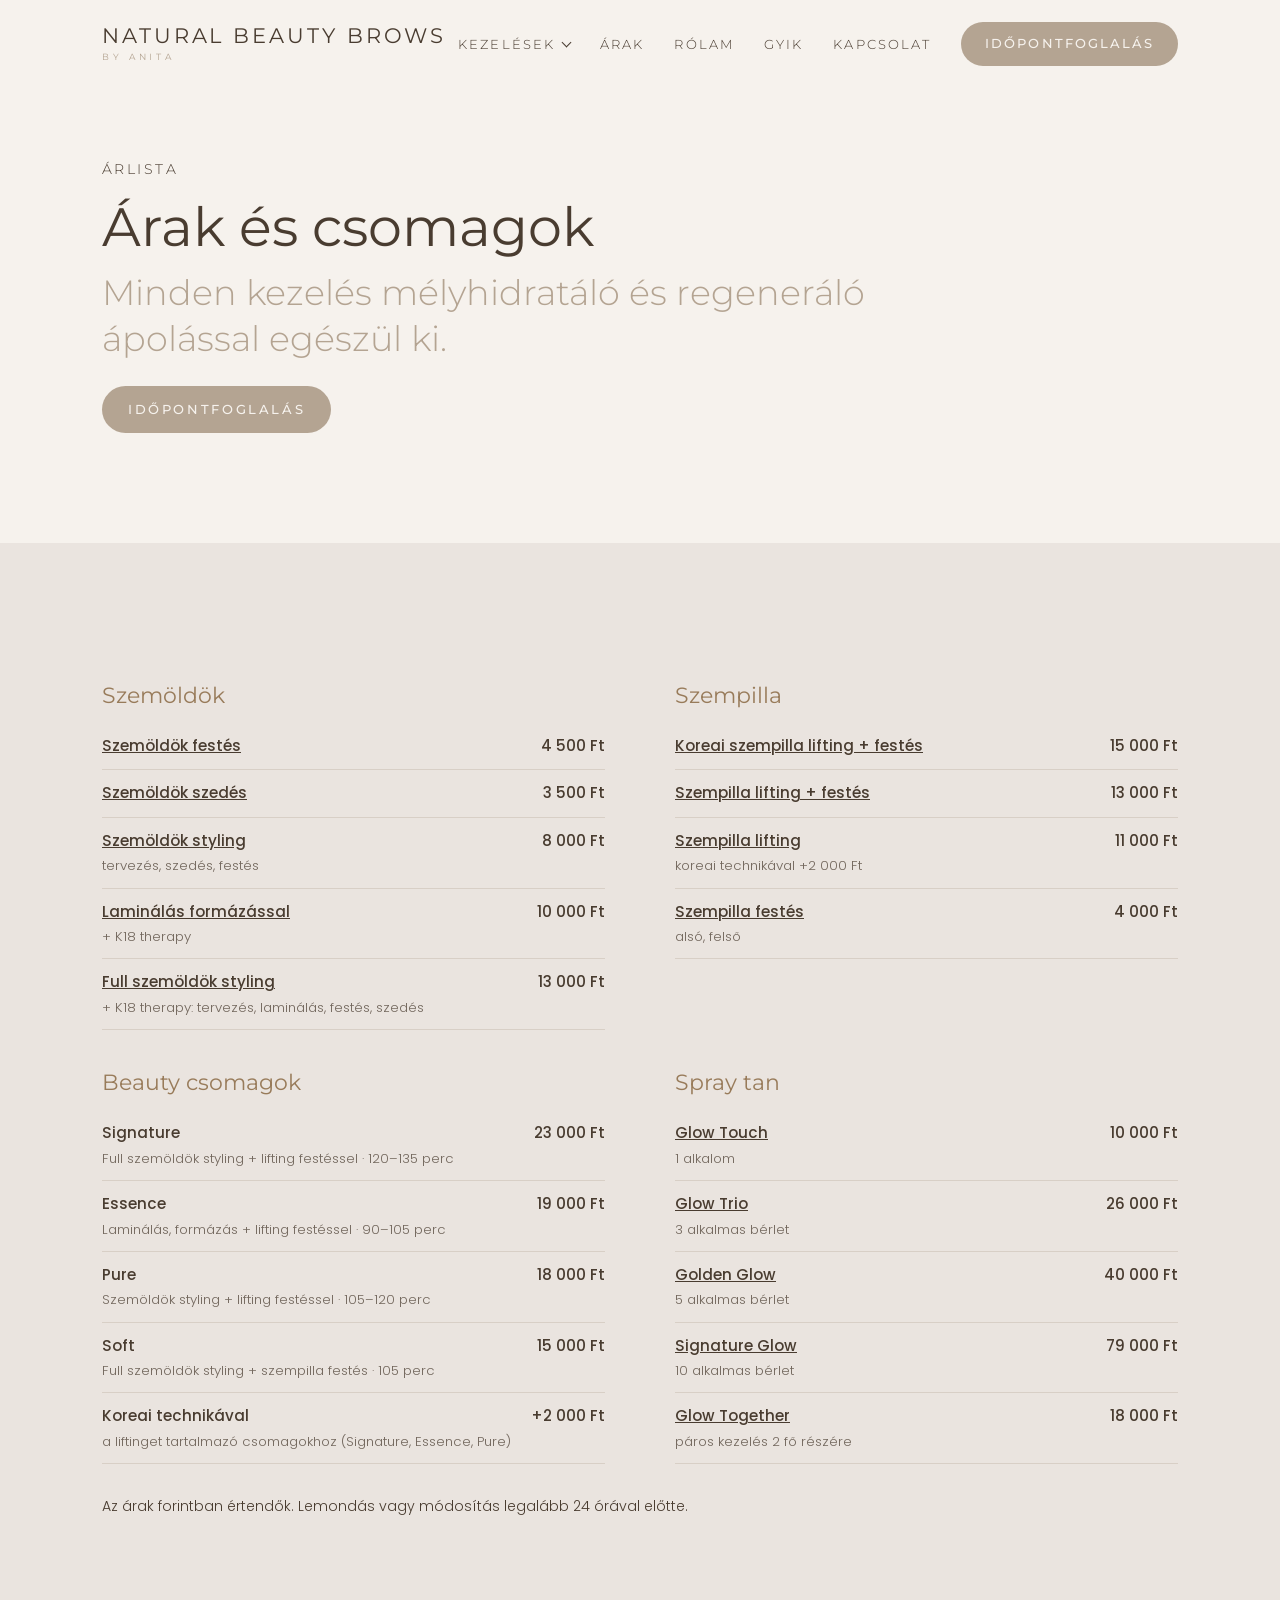
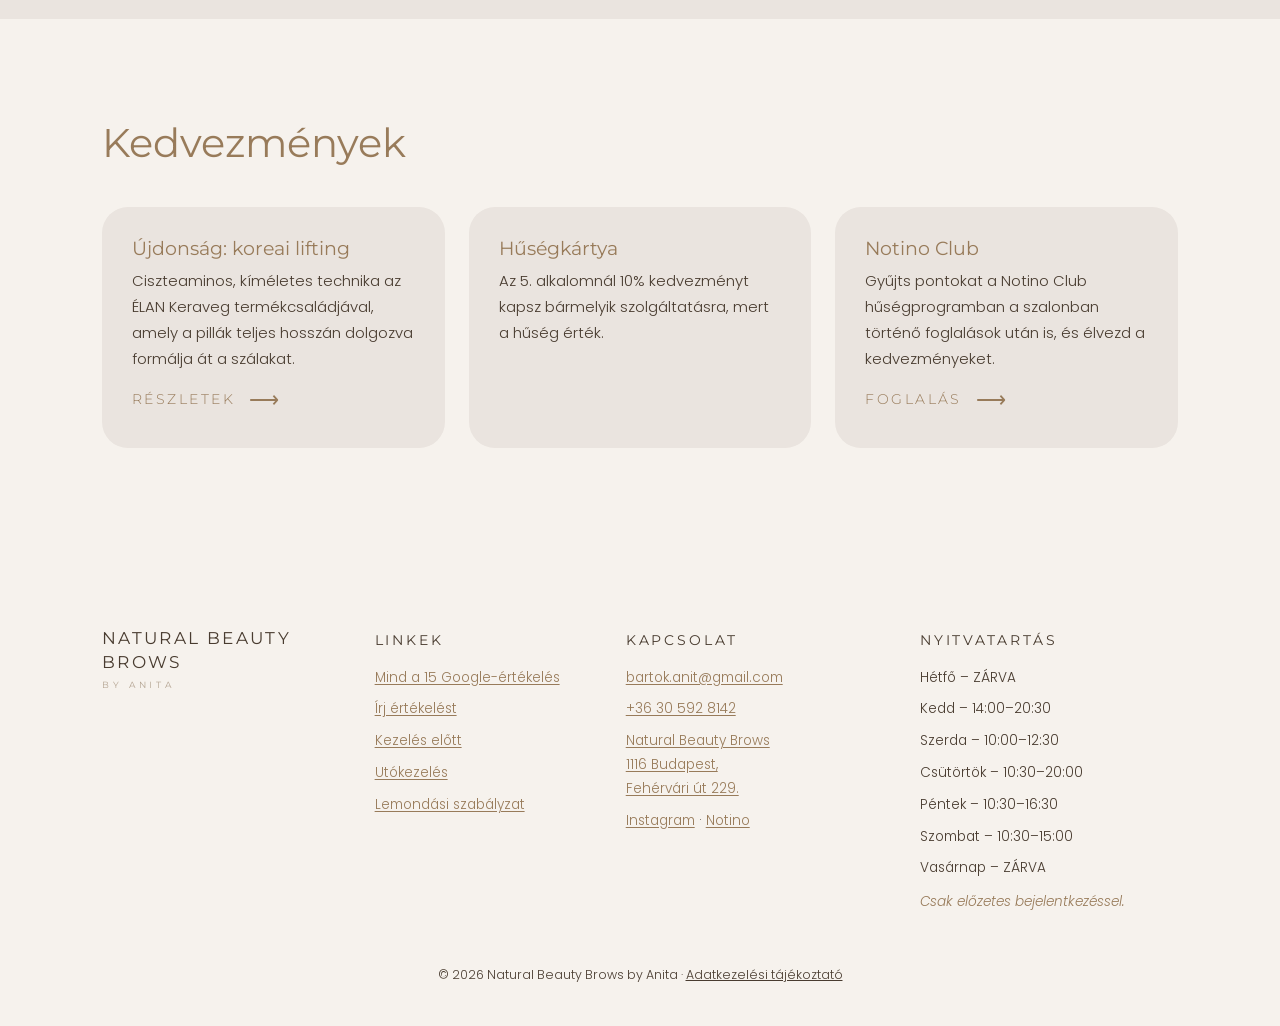
<file: arak.html>
<!DOCTYPE html>
<html lang="hu">
<head>
<meta charset="UTF-8">
<meta name="viewport" content="width=device-width, initial-scale=1, viewport-fit=cover">
<title>Árak és csomagok – Natural Beauty Brows by Anita</title>
<meta name="description" content="Szemöldök, szempilla, beauty csomag és spray tan árak a Natural Beauty Brows szalonban, Budapest XI.">
<link rel="canonical" href="https://naturalbeautybrows.hu/arak.html">
<meta property="og:type" content="website">
<meta property="og:site_name" content="Natural Beauty Brows by Anita">
<meta property="og:title" content="Árak és csomagok – Natural Beauty Brows by Anita">
<meta property="og:description" content="Szemöldök, szempilla, beauty csomag és spray tan árak a Natural Beauty Brows szalonban, Budapest XI.">
<meta property="og:url" content="https://naturalbeautybrows.hu/arak.html">
<meta property="og:image" content="https://naturalbeautybrows.hu/img/anita-hero.jpg">
<meta property="og:locale" content="hu_HU">
<link rel="preconnect" href="https://fonts.googleapis.com">
<link rel="preconnect" href="https://fonts.gstatic.com" crossorigin>
<link href="https://fonts.googleapis.com/css2?family=Montserrat:wght@300;400;500;600&family=Poppins:wght@300;400;500&display=swap" rel="stylesheet">
<link rel="stylesheet" href="style.css?v=26">
<link rel="icon" href="favicon.ico?v=1" sizes="any">
<link rel="icon" type="image/png" sizes="32x32" href="img/favicon-32.png?v=1">
<link rel="icon" type="image/png" sizes="192x192" href="img/icon-192.png?v=1">
<link rel="apple-touch-icon" href="apple-touch-icon.png?v=1">
</head>
<body>
<header>
  <div class="wrap nav">
    <a href="./" class="logo">Natural Beauty Brows<small>by Anita</small></a>
    <button class="burger" aria-label="Menü" onclick="document.getElementById('menu').classList.toggle('open')"><span></span><span></span><span></span></button>
    <ul class="menu" id="menu">
      <li class="drop"><a href="./#kezelesek">Kezelések</a>
        <ul class="sub">
          <li><a href="teljes-szemoldok-styling.html">Teljes szemöldök styling</a></li>
          <li><a href="szemoldok-laminalas.html">Szemöldök laminálás</a></li>
          <li><a href="szemoldok-styling.html">Szemöldök styling</a></li>
          <li><a href="szempilla-lifting.html">Szempilla lifting festéssel</a></li>
          <li><a href="koreai-szempilla-lifting.html">Koreai szempilla lifting</a></li>
          <li><a href="spray-tan.html">Spray tan</a></li>
        </ul>
      </li>
      <li><a href="arak.html">Árak</a></li>
      <li><a href="rolam.html">Rólam</a></li>
      <li><a href="gyik.html">GYIK</a></li>
      <li><a href="kapcsolat.html">Kapcsolat</a></li>
      <li><a href="https://partner.notino.com/api/b2c/redirect/salons/detail?salonID=79a9c5e1-0c92-4a29-a56f-100e9ac4893e" class="btn btn-taupe" target="_blank" rel="noopener">Időpontfoglalás</a></li>
    </ul>
  </div>
</header>

<section class="t-head">
  <div class="wrap">
    <span class="eyebrow">Árlista</span>
    <h1>Árak és csomagok</h1>
    <p class="tag">Minden kezelés mélyhidratáló és regeneráló ápolással egészül ki.</p>
    <a href="https://partner.notino.com/api/b2c/redirect/salons/detail?salonID=79a9c5e1-0c92-4a29-a56f-100e9ac4893e" class="btn btn-taupe" target="_blank" rel="noopener">Időpontfoglalás</a>
  </div>
</section>

<section class="sec alt">
  <div class="wrap">
    <div class="prices">
      <div>
        <h3>Szemöldök</h3>
        <div class="row"><span><b><a href="szemoldok-styling.html">Szemöldök festés</a></b></span><span class="p">4 500 Ft</span></div>
        <div class="row"><span><b><a href="szemoldok-styling.html">Szemöldök szedés</a></b></span><span class="p">3 500 Ft</span></div>
        <div class="row"><span><b><a href="szemoldok-styling.html">Szemöldök styling</a></b><small>tervezés, szedés, festés</small></span><span class="p">8 000 Ft</span></div>
        <div class="row"><span><b><a href="szemoldok-laminalas.html">Laminálás formázással</a></b><small>+ K18 therapy</small></span><span class="p">10 000 Ft</span></div>
        <div class="row"><span><b><a href="teljes-szemoldok-styling.html">Full szemöldök styling</a></b><small>+ K18 therapy: tervezés, laminálás, festés, szedés</small></span><span class="p">13 000 Ft</span></div>
      </div>
      <div>
        <h3>Szempilla</h3>
        <div class="row"><span><b><a href="koreai-szempilla-lifting.html">Koreai szempilla lifting + festés</a></b></span><span class="p">15 000 Ft</span></div>
        <div class="row"><span><b><a href="szempilla-lifting.html">Szempilla lifting + festés</a></b></span><span class="p">13 000 Ft</span></div>
        <div class="row"><span><b><a href="szempilla-lifting.html">Szempilla lifting</a></b><small>koreai technikával +2 000 Ft</small></span><span class="p">11 000 Ft</span></div>
        <div class="row"><span><b><a href="szempilla-lifting.html">Szempilla festés</a></b><small>alsó, felső</small></span><span class="p">4 000 Ft</span></div>
      </div>
      <div id="csomagok">
        <h3>Beauty csomagok</h3>
        <div class="row"><span><b>Signature</b><small>Full szemöldök styling + lifting festéssel · 120–135 perc</small></span><span class="p">23 000 Ft</span></div>
        <div class="row"><span><b>Essence</b><small>Laminálás, formázás + lifting festéssel · 90–105 perc</small></span><span class="p">19 000 Ft</span></div>
        <div class="row"><span><b>Pure</b><small>Szemöldök styling + lifting festéssel · 105–120 perc</small></span><span class="p">18 000 Ft</span></div>
        <div class="row"><span><b>Soft</b><small>Full szemöldök styling + szempilla festés · 105 perc</small></span><span class="p">15 000 Ft</span></div>
        <div class="row"><span><b>Koreai technikával</b><small>a liftinget tartalmazó csomagokhoz (Signature, Essence, Pure)</small></span><span class="p">+2 000 Ft</span></div>
      </div>
      <div>
        <h3>Spray tan</h3>
        <div class="row"><span><b><a href="spray-tan.html">Glow Touch</a></b><small>1 alkalom</small></span><span class="p">10 000 Ft</span></div>
        <div class="row"><span><b><a href="spray-tan.html">Glow Trio</a></b><small>3 alkalmas bérlet</small></span><span class="p">26 000 Ft</span></div>
        <div class="row"><span><b><a href="spray-tan.html">Golden Glow</a></b><small>5 alkalmas bérlet</small></span><span class="p">40 000 Ft</span></div>
        <div class="row"><span><b><a href="spray-tan.html">Signature Glow</a></b><small>10 alkalmas bérlet</small></span><span class="p">79 000 Ft</span></div>
        <div class="row"><span><b><a href="spray-tan.html">Glow Together</a></b><small>páros kezelés 2 fő részére</small></span><span class="p">18 000 Ft</span></div>
      </div>
    </div>
    <p style="margin-top:30px;font-size:.88rem">Az árak forintban értendők. Lemondás vagy módosítás legalább 24 órával előtte.</p>
  </div>
</section>

<section class="sec">
  <div class="wrap">
    <h2 class="brown">Kedvezmények</h2>
    <div class="cards3">
      <div class="card3"><h3>Újdonság: koreai lifting</h3><p>Ciszteaminos, kíméletes technika az ÉLAN Keraveg termékcsaládjával, amely a pillák teljes hosszán dolgozva formálja át a szálakat.</p><a href="koreai-szempilla-lifting.html" class="link-arrow">Részletek</a></div>
      <div class="card3"><h3>Hűségkártya</h3><p>Az 5. alkalomnál 10% kedvezményt kapsz bármelyik szolgáltatásra, mert a hűség érték.</p></div>
      <div class="card3"><h3>Notino Club</h3><p>Gyűjts pontokat a Notino Club hűségprogramban a szalonban történő foglalások után is, és élvezd a kedvezményeket.</p><a href="https://partner.notino.com/api/b2c/redirect/salons/detail?salonID=79a9c5e1-0c92-4a29-a56f-100e9ac4893e" class="link-arrow" target="_blank" rel="noopener">Foglalás</a></div>
    </div>
  </div>
</section>

<footer>
  <div class="wrap fgrid">
    <div><a href="./" class="logo">Natural Beauty Brows<small>by Anita</small></a></div>
    <div>
      <h4>Linkek</h4>
      <ul class="u">
        <li><a href="https://search.google.com/local/reviews?placeid=ChIJ37Rk8ArdQUcRMbGtdKJhwy0" target="_blank" rel="noopener">Mind a 15 Google-értékelés</a></li>
        <li><a href="https://search.google.com/local/writereview?placeid=ChIJ37Rk8ArdQUcRMbGtdKJhwy0" target="_blank" rel="noopener">Írj értékelést</a></li>
        <li><a href="gyik.html#elotte">Kezelés előtt</a></li>
        <li><a href="gyik.html#utana">Utókezelés</a></li>
        <li><a href="gyik.html#szabalyzat">Lemondási szabályzat</a></li>
      </ul>
    </div>
    <div>
      <h4>Kapcsolat</h4>
      <ul class="u">
        <li><a href="mailto:bartok.anit@gmail.com">bartok.anit@gmail.com</a></li>
        <li><a href="tel:+36305928142">+36 30 592 8142</a></li>
        <li><a href="https://www.google.com/maps/dir/?api=1&amp;destination=Budapest+XI.+Feh%C3%A9rv%C3%A1ri+%C3%BAt+229" target="_blank" rel="noopener">Natural Beauty Brows<br>1116 Budapest,<br>Fehérvári út 229.</a></li>
        <li><a href="https://www.instagram.com/natural_beautybrowsbyanita/" target="_blank" rel="noopener">Instagram</a> · <a href="https://partner.notino.com/api/b2c/redirect/salons/detail?salonID=79a9c5e1-0c92-4a29-a56f-100e9ac4893e" target="_blank" rel="noopener">Notino</a></li>
      </ul>
    </div>
    <div>
      <h4>Nyitvatartás</h4>
      <ul>
        <li>Hétfő – ZÁRVA</li><li>Kedd – 14:00–20:30</li><li>Szerda – 10:00–12:30</li><li>Csütörtök – 10:30–20:00</li><li>Péntek – 10:30–16:30</li><li>Szombat – 10:30–15:00</li><li>Vasárnap – ZÁRVA</li>
      </ul>
      <p class="appt">Csak előzetes bejelentkezéssel.</p>
    </div>
  </div>
  <p class="copy">© 2026 Natural Beauty Brows by Anita · <a href="adatkezeles.html">Adatkezelési tájékoztató</a></p>
</footer>
<script src="lightbox.js?v=1" defer></script>
<div class="mbar"><a href="https://partner.notino.com/api/b2c/redirect/salons/detail?salonID=79a9c5e1-0c92-4a29-a56f-100e9ac4893e" class="btn" target="_blank" rel="noopener">Időpontfoglalás</a></div>
</body>
</html>
</file>
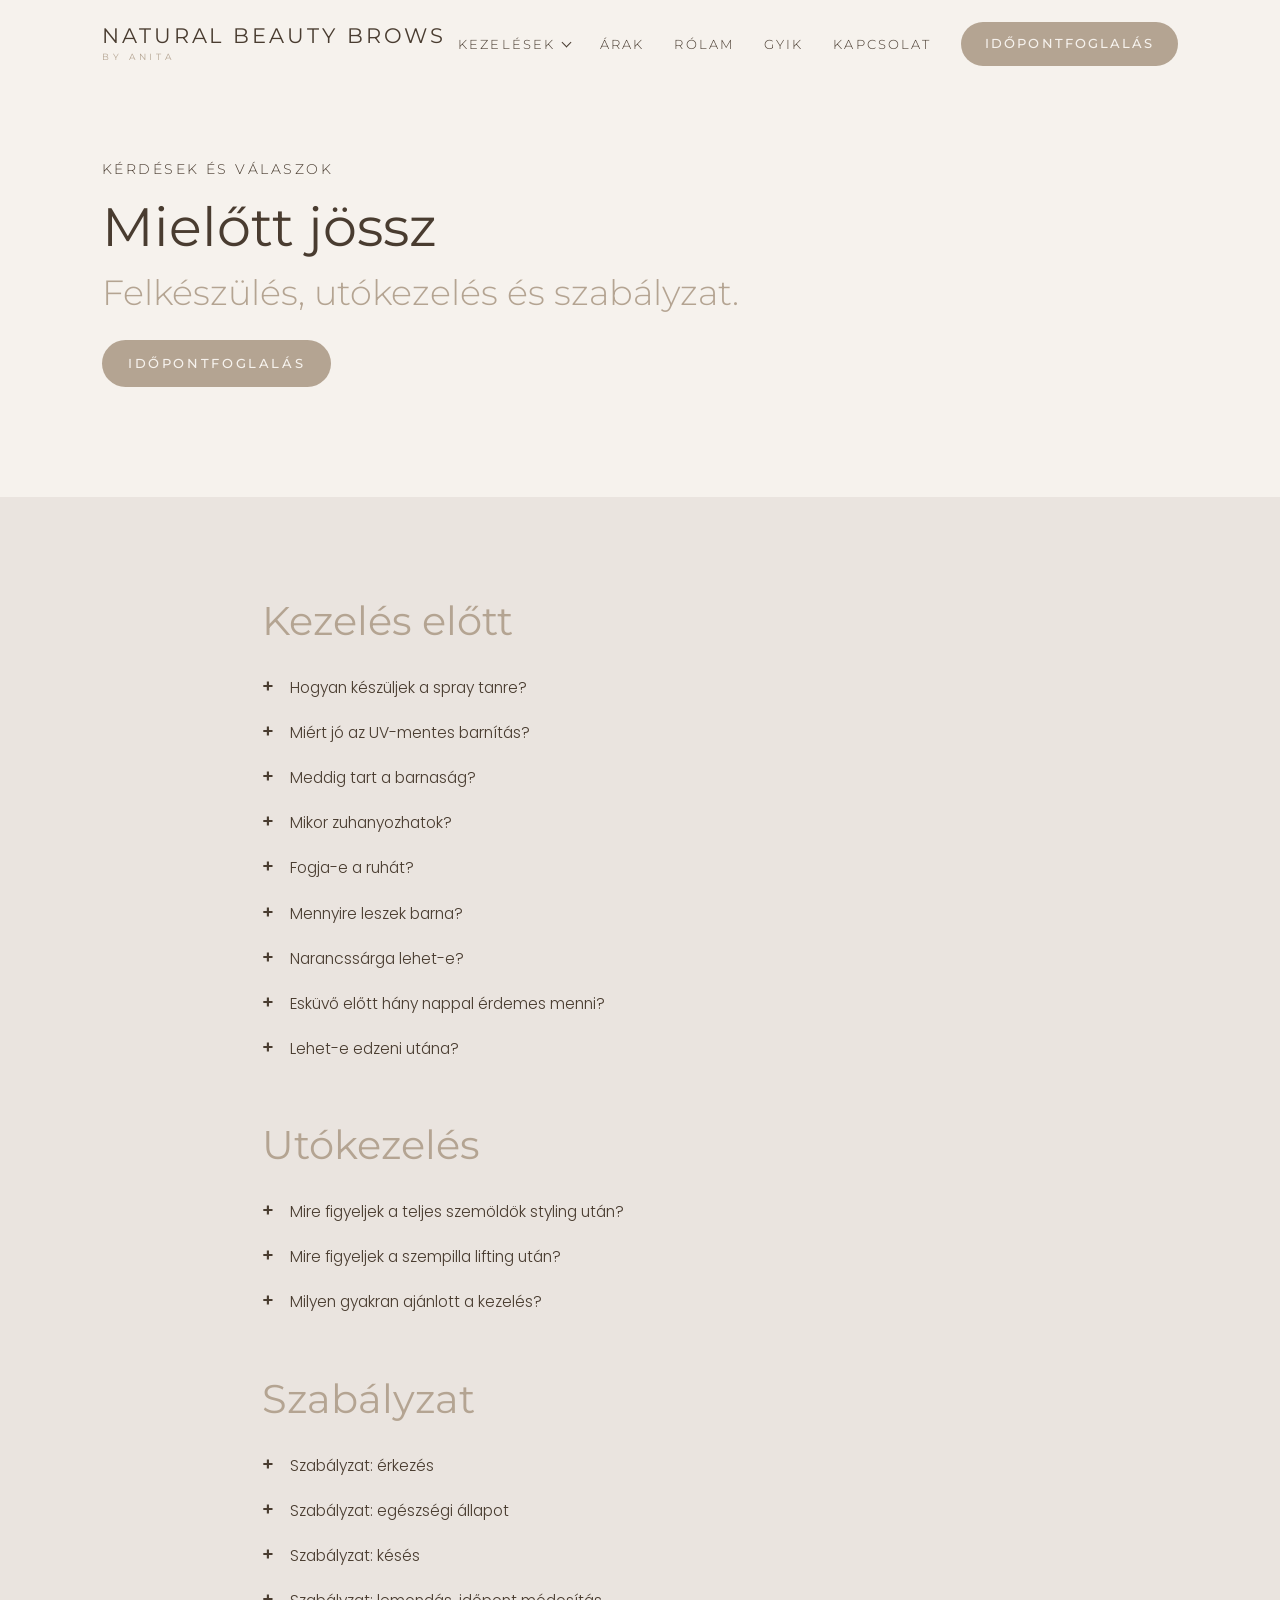
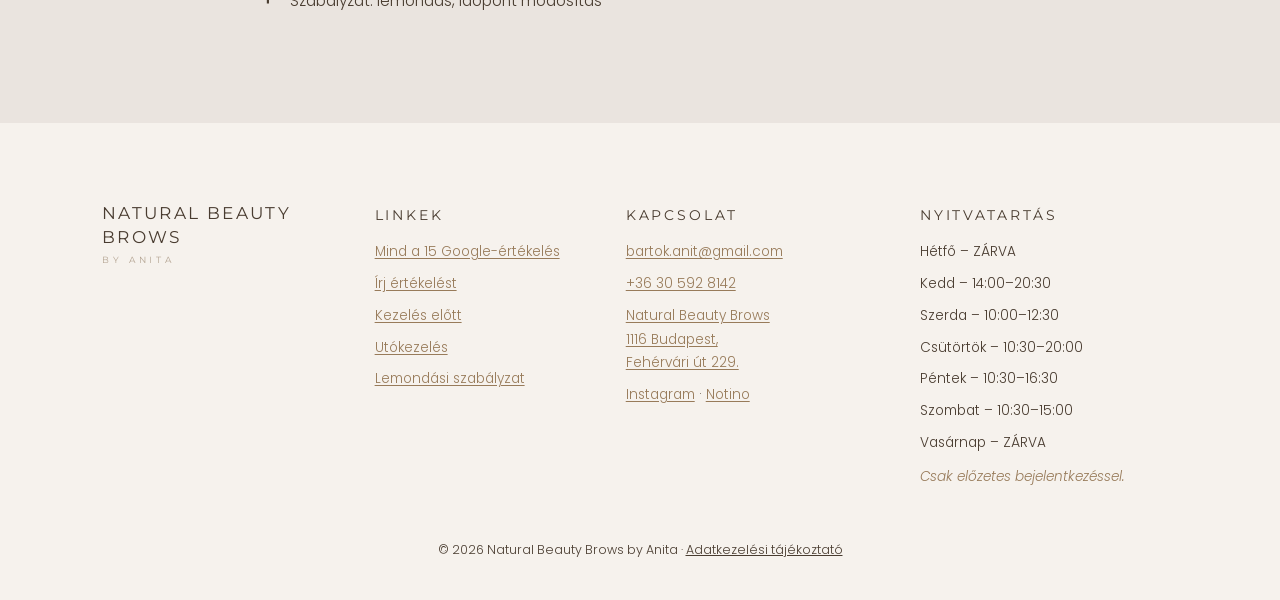
<file: gyik.html>
<!DOCTYPE html>
<html lang="hu">
<head>
<meta charset="UTF-8">
<meta name="viewport" content="width=device-width, initial-scale=1, viewport-fit=cover">
<title>GYIK és szabályzat – Natural Beauty Brows by Anita</title>
<meta name="description" content="Kérdések és válaszok, utókezelés és szalonszabályzat a Natural Beauty Brows szalonban.">
<link rel="canonical" href="https://naturalbeautybrows.hu/gyik.html">
<meta property="og:type" content="website">
<meta property="og:site_name" content="Natural Beauty Brows by Anita">
<meta property="og:title" content="GYIK és szabályzat – Natural Beauty Brows by Anita">
<meta property="og:description" content="Kérdések és válaszok, utókezelés és szalonszabályzat a Natural Beauty Brows szalonban.">
<meta property="og:url" content="https://naturalbeautybrows.hu/gyik.html">
<meta property="og:image" content="https://naturalbeautybrows.hu/img/anita-hero.jpg">
<meta property="og:locale" content="hu_HU">
<link rel="preconnect" href="https://fonts.googleapis.com">
<link rel="preconnect" href="https://fonts.gstatic.com" crossorigin>
<link href="https://fonts.googleapis.com/css2?family=Montserrat:wght@300;400;500;600&family=Poppins:wght@300;400;500&display=swap" rel="stylesheet">
<link rel="stylesheet" href="style.css?v=26">
<link rel="icon" href="favicon.ico?v=1" sizes="any">
<link rel="icon" type="image/png" sizes="32x32" href="img/favicon-32.png?v=1">
<link rel="icon" type="image/png" sizes="192x192" href="img/icon-192.png?v=1">
<link rel="apple-touch-icon" href="apple-touch-icon.png?v=1">
</head>
<body>
<header>
  <div class="wrap nav">
    <a href="./" class="logo">Natural Beauty Brows<small>by Anita</small></a>
    <button class="burger" aria-label="Menü" onclick="document.getElementById('menu').classList.toggle('open')"><span></span><span></span><span></span></button>
    <ul class="menu" id="menu">
      <li class="drop"><a href="./#kezelesek">Kezelések</a>
        <ul class="sub">
          <li><a href="teljes-szemoldok-styling.html">Teljes szemöldök styling</a></li>
          <li><a href="szemoldok-laminalas.html">Szemöldök laminálás</a></li>
          <li><a href="szemoldok-styling.html">Szemöldök styling</a></li>
          <li><a href="szempilla-lifting.html">Szempilla lifting festéssel</a></li>
          <li><a href="koreai-szempilla-lifting.html">Koreai szempilla lifting</a></li>
          <li><a href="spray-tan.html">Spray tan</a></li>
        </ul>
      </li>
      <li><a href="arak.html">Árak</a></li>
      <li><a href="rolam.html">Rólam</a></li>
      <li><a href="gyik.html">GYIK</a></li>
      <li><a href="kapcsolat.html">Kapcsolat</a></li>
      <li><a href="https://partner.notino.com/api/b2c/redirect/salons/detail?salonID=79a9c5e1-0c92-4a29-a56f-100e9ac4893e" class="btn btn-taupe" target="_blank" rel="noopener">Időpontfoglalás</a></li>
    </ul>
  </div>
</header>

<section class="t-head">
  <div class="wrap">
    <span class="eyebrow">Kérdések és válaszok</span>
    <h1>Mielőtt jössz</h1>
    <p class="tag">Felkészülés, utókezelés és szabályzat.</p>
    <a href="https://partner.notino.com/api/b2c/redirect/salons/detail?salonID=79a9c5e1-0c92-4a29-a56f-100e9ac4893e" class="btn btn-taupe" target="_blank" rel="noopener">Időpontfoglalás</a>
  </div>
</section>

<section class="sec alt">
  <div class="wrap faq faqpage">
    <h2 id="elotte">Kezelés előtt</h2>
    <details><summary>Hogyan készüljek a spray tanre?</summary><div><ul><li>A szőrtelenítés, ha szükséges, legalább 24 órával a kezelés előtt történjen meg.</li><li>A bőröd előző nap érdemes kíméletesen leradírozni.</li><li>A kezelés napján ne használj testápolót, olajat vagy zsíros krémet. A kezelés előtti és utáni napokban viszont mindig hidratáld a bőröd.</li><li>Közvetlenül a kezelés előtt és után kerüld a dezodort, a parfümöt és az egyéb kozmetikumokat.</li><li>A bőröd legyen tiszta és száraz.</li><li>Laza, sötét ruhában érkezz.</li></ul><p><b>Nagyon fontos:</b> a hidratálás az előző napokban hasznos, de közvetlenül a spray tan előtt ne maradjon zsíros vagy krémes réteg a bőrödön.</p><p>A kezelés utáni teendőket a helyszínen részletesen elmondom.</p></div></details>
<details><summary>Miért jó az UV-mentes barnítás?</summary><div><p>Nem ér UV-sugárzás, így nincs napégés és nincs bőröregedés, a szín mégis egyenletes és természetes. Az árnyalatot a bőrtónusodhoz igazítom.</p></div></details>
<details><summary>Meddig tart a barnaság?</summary><div><p>Megfelelő ápolással 8–10 napig.</p></div></details>
<details><summary>Mikor zuhanyozhatok?</summary><div><p>A kezelés után 6 óra elteltével.</p></div></details>
<details><summary>Fogja-e a ruhát?</summary><div><p>A kezelés utáni első órákban a festék még a bőr felszínén van, ezért kis mértékben foghatja a világos ruhát. Ezért érdemes laza, sötét ruhában érkezni. Az első zuhanyzás után már nem fog.</p></div></details>
<details><summary>Mennyire leszek barna?</summary><div><p>Az árnyalatot a bőrtónusodhoz és a kívánságodhoz igazítom, a természetes, enyhén napcsókolta hatástól a mélyebb barnaságig.</p></div></details>
<details><summary>Narancssárga lehet-e?</summary><div><p>Nem. Professzionális oldattal és a bőrtónusodhoz igazított árnyalattal természetes, csíkmentes barnaságot kapsz.</p></div></details>
<details><summary>Esküvő előtt hány nappal érdemes menni?</summary><div><p>Az esemény előtt 2 nappal, hogy a szín addigra teljesen kifejlődjön, és a legszebb legyen a nagy napon.</p></div></details>
<details><summary>Lehet-e edzeni utána?</summary><div><p>Az első zuhanyzásig, vagyis legalább 6 óráig kerüld az edzést és az izzadást, mert az foltossá teheti a színt.</p></div></details>
    <h2 id="utana">Utókezelés</h2>
    <details><summary>Mire figyeljek a teljes szemöldök styling után?</summary><div><p>24–48 órán belül:</p><ul><li>Ne érje víz, gőz vagy smink</li><li>Ne használj olajos lemosót</li><li>Ne szedd ki a szálakat otthon</li><li>Ne dörzsöld, ne kapard</li></ul></div></details>
<details><summary>Mire figyeljek a szempilla lifting után?</summary><div><p>24–48 órán belül:</p><ul><li>Ne érje víz vagy gőz</li><li>Kerüld az olajos termékeket legalább 48 óráig</li><li>Ne dörzsöld, ne aludj rajta</li><li>Ne spirálozd</li></ul></div></details>
<details><summary>Milyen gyakran ajánlott a kezelés?</summary><div><p>Szemöldök styling: 2 hetente, teljes szemöldök styling és laminálás: 4–6 hetente, szempilla lifting: 6–8 hetente.</p></div></details>
    <h2 id="szabalyzat">Szabályzat</h2>
    <details><summary>Szabályzat: érkezés</summary><div><p>Kérlek, érkezz pontosan, legfeljebb 5–10 perccel az időpontod előtt. Smink nélküli szemöldökkel és/vagy szempillával gyere, hogy a legjobb eredményt érjük el. A nyugodt légkör miatt kérlek, ne hozz kísérőt.</p></div></details>
<details><summary>Szabályzat: egészségi állapot</summary><div><p>Ha bármilyen bőrproblémád van a kezelendő területen (pl. gyulladás, seb, ekcéma), kérlek, jelezd előre, mert bizonyos esetekben a kezelés nem végezhető el. Glabella botox után 2 hétig nem végzek szemöldök stylingot.</p></div></details>
<details><summary>Szabályzat: késés</summary><div><p>Minden esetben jelezd előre, ha késel, és hogy mennyit. Ha a késés meghaladja a 10–15 percet, nem tudom elvégezni a teljes szolgáltatást, mert ez befolyásolja a nap további beosztását.</p></div></details>
<details><summary>Szabályzat: lemondás, időpont módosítás</summary><div><p>Az időpont lemondását vagy módosítását legalább 24 órával korábban jelezd. Késői lemondás vagy meg nem jelenés esetén a lefoglalt szolgáltatás teljes összege kiszámlázásra kerül.</p></div></details>
  </div>
</section>

<footer>
  <div class="wrap fgrid">
    <div><a href="./" class="logo">Natural Beauty Brows<small>by Anita</small></a></div>
    <div>
      <h4>Linkek</h4>
      <ul class="u">
        <li><a href="https://search.google.com/local/reviews?placeid=ChIJ37Rk8ArdQUcRMbGtdKJhwy0" target="_blank" rel="noopener">Mind a 15 Google-értékelés</a></li>
        <li><a href="https://search.google.com/local/writereview?placeid=ChIJ37Rk8ArdQUcRMbGtdKJhwy0" target="_blank" rel="noopener">Írj értékelést</a></li>
        <li><a href="gyik.html#elotte">Kezelés előtt</a></li>
        <li><a href="gyik.html#utana">Utókezelés</a></li>
        <li><a href="gyik.html#szabalyzat">Lemondási szabályzat</a></li>
      </ul>
    </div>
    <div>
      <h4>Kapcsolat</h4>
      <ul class="u">
        <li><a href="mailto:bartok.anit@gmail.com">bartok.anit@gmail.com</a></li>
        <li><a href="tel:+36305928142">+36 30 592 8142</a></li>
        <li><a href="https://www.google.com/maps/dir/?api=1&amp;destination=Budapest+XI.+Feh%C3%A9rv%C3%A1ri+%C3%BAt+229" target="_blank" rel="noopener">Natural Beauty Brows<br>1116 Budapest,<br>Fehérvári út 229.</a></li>
        <li><a href="https://www.instagram.com/natural_beautybrowsbyanita/" target="_blank" rel="noopener">Instagram</a> · <a href="https://partner.notino.com/api/b2c/redirect/salons/detail?salonID=79a9c5e1-0c92-4a29-a56f-100e9ac4893e" target="_blank" rel="noopener">Notino</a></li>
      </ul>
    </div>
    <div>
      <h4>Nyitvatartás</h4>
      <ul>
        <li>Hétfő – ZÁRVA</li><li>Kedd – 14:00–20:30</li><li>Szerda – 10:00–12:30</li><li>Csütörtök – 10:30–20:00</li><li>Péntek – 10:30–16:30</li><li>Szombat – 10:30–15:00</li><li>Vasárnap – ZÁRVA</li>
      </ul>
      <p class="appt">Csak előzetes bejelentkezéssel.</p>
    </div>
  </div>
  <p class="copy">© 2026 Natural Beauty Brows by Anita · <a href="adatkezeles.html">Adatkezelési tájékoztató</a></p>
</footer>
<script src="lightbox.js?v=1" defer></script>
<div class="mbar"><a href="https://partner.notino.com/api/b2c/redirect/salons/detail?salonID=79a9c5e1-0c92-4a29-a56f-100e9ac4893e" class="btn" target="_blank" rel="noopener">Időpontfoglalás</a></div>
</body>
</html>
</file>
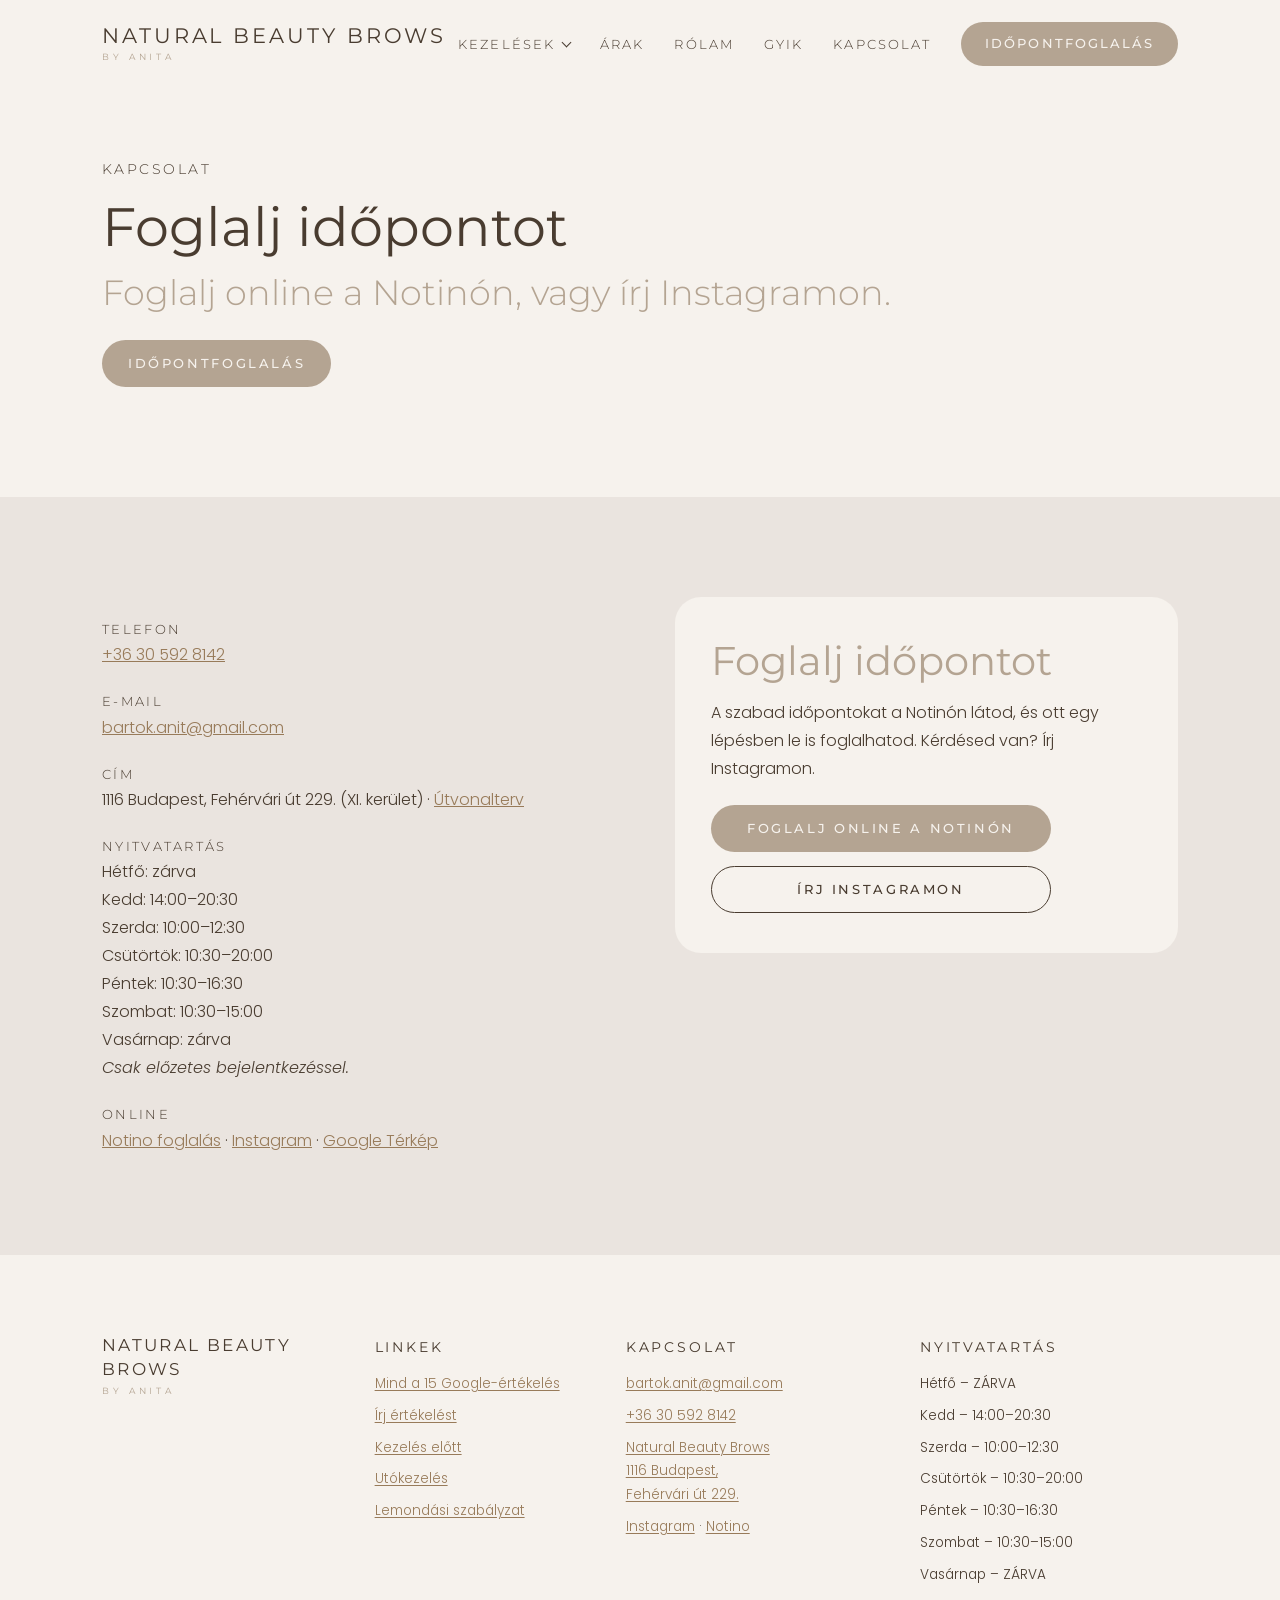
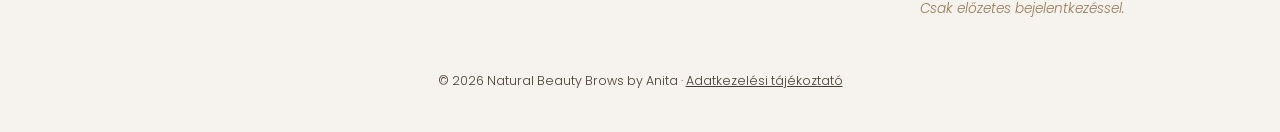
<file: kapcsolat.html>
<!DOCTYPE html>
<html lang="hu">
<head>
<meta charset="UTF-8">
<meta name="viewport" content="width=device-width, initial-scale=1, viewport-fit=cover">
<title>Kapcsolat – Natural Beauty Brows by Anita</title>
<meta name="description" content="Natural Beauty Brows, 1116 Budapest, Fehérvári út 229. Telefon: +36 30 592 8142. Online foglalás a Notinón.">
<link rel="canonical" href="https://naturalbeautybrows.hu/kapcsolat.html">
<meta property="og:type" content="website">
<meta property="og:site_name" content="Natural Beauty Brows by Anita">
<meta property="og:title" content="Kapcsolat – Natural Beauty Brows by Anita">
<meta property="og:description" content="Natural Beauty Brows, 1116 Budapest, Fehérvári út 229. Telefon: +36 30 592 8142. Online foglalás a Notinón.">
<meta property="og:url" content="https://naturalbeautybrows.hu/kapcsolat.html">
<meta property="og:image" content="https://naturalbeautybrows.hu/img/anita-hero.jpg">
<meta property="og:locale" content="hu_HU">
<link rel="preconnect" href="https://fonts.googleapis.com">
<link rel="preconnect" href="https://fonts.gstatic.com" crossorigin>
<link href="https://fonts.googleapis.com/css2?family=Montserrat:wght@300;400;500;600&family=Poppins:wght@300;400;500&display=swap" rel="stylesheet">
<link rel="stylesheet" href="style.css?v=26">
<link rel="icon" href="favicon.ico?v=1" sizes="any">
<link rel="icon" type="image/png" sizes="32x32" href="img/favicon-32.png?v=1">
<link rel="icon" type="image/png" sizes="192x192" href="img/icon-192.png?v=1">
<link rel="apple-touch-icon" href="apple-touch-icon.png?v=1">
</head>
<body>
<header>
  <div class="wrap nav">
    <a href="./" class="logo">Natural Beauty Brows<small>by Anita</small></a>
    <button class="burger" aria-label="Menü" onclick="document.getElementById('menu').classList.toggle('open')"><span></span><span></span><span></span></button>
    <ul class="menu" id="menu">
      <li class="drop"><a href="./#kezelesek">Kezelések</a>
        <ul class="sub">
          <li><a href="teljes-szemoldok-styling.html">Teljes szemöldök styling</a></li>
          <li><a href="szemoldok-laminalas.html">Szemöldök laminálás</a></li>
          <li><a href="szemoldok-styling.html">Szemöldök styling</a></li>
          <li><a href="szempilla-lifting.html">Szempilla lifting festéssel</a></li>
          <li><a href="koreai-szempilla-lifting.html">Koreai szempilla lifting</a></li>
          <li><a href="spray-tan.html">Spray tan</a></li>
        </ul>
      </li>
      <li><a href="arak.html">Árak</a></li>
      <li><a href="rolam.html">Rólam</a></li>
      <li><a href="gyik.html">GYIK</a></li>
      <li><a href="kapcsolat.html">Kapcsolat</a></li>
      <li><a href="https://partner.notino.com/api/b2c/redirect/salons/detail?salonID=79a9c5e1-0c92-4a29-a56f-100e9ac4893e" class="btn btn-taupe" target="_blank" rel="noopener">Időpontfoglalás</a></li>
    </ul>
  </div>
</header>

<section class="t-head">
  <div class="wrap">
    <span class="eyebrow">Kapcsolat</span>
    <h1>Foglalj időpontot</h1>
    <p class="tag">Foglalj online a Notinón, vagy írj Instagramon.</p>
    <a href="https://partner.notino.com/api/b2c/redirect/salons/detail?salonID=79a9c5e1-0c92-4a29-a56f-100e9ac4893e" class="btn btn-taupe" target="_blank" rel="noopener">Időpontfoglalás</a>
  </div>
</section>

<section class="sec alt">
  <div class="wrap contact-grid">
    <dl class="info">
      <dt>Telefon</dt><dd><a href="tel:+36305928142">+36 30 592 8142</a></dd>
      <dt>E-mail</dt><dd><a href="mailto:bartok.anit@gmail.com">bartok.anit@gmail.com</a></dd>
      <dt>Cím</dt><dd>1116 Budapest, Fehérvári út 229. (XI. kerület) · <a href="https://www.google.com/maps/dir/?api=1&amp;destination=Budapest+XI.+Feh%C3%A9rv%C3%A1ri+%C3%BAt+229" target="_blank" rel="noopener">Útvonalterv</a></dd>
      <dt>Nyitvatartás</dt><dd>Hétfő: zárva<br>Kedd: 14:00–20:30<br>Szerda: 10:00–12:30<br>Csütörtök: 10:30–20:00<br>Péntek: 10:30–16:30<br>Szombat: 10:30–15:00<br>Vasárnap: zárva<br><em>Csak előzetes bejelentkezéssel.</em></dd>
      <dt>Online</dt><dd><a href="https://partner.notino.com/api/b2c/redirect/salons/detail?salonID=79a9c5e1-0c92-4a29-a56f-100e9ac4893e" target="_blank" rel="noopener">Notino foglalás</a> · <a href="https://www.instagram.com/natural_beautybrowsbyanita/" target="_blank" rel="noopener">Instagram</a> · <a href="https://www.google.com/maps/place/?q=place_id:ChIJ37Rk8ArdQUcRMbGtdKJhwy0" target="_blank" rel="noopener">Google Térkép</a></dd>
    </dl>
    <div class="cta-box">
      <h2>Foglalj időpontot</h2>
      <p>A szabad időpontokat a Notinón látod, és ott egy lépésben le is foglalhatod. Kérdésed van? Írj Instagramon.</p>
      <a href="https://partner.notino.com/api/b2c/redirect/salons/detail?salonID=79a9c5e1-0c92-4a29-a56f-100e9ac4893e" class="btn btn-taupe" target="_blank" rel="noopener">Foglalj online a Notinón</a>
      <a href="https://www.instagram.com/natural_beautybrowsbyanita/" class="btn btn-line" target="_blank" rel="noopener">Írj Instagramon</a>
    </div>
  </div>
</section>

<footer>
  <div class="wrap fgrid">
    <div><a href="./" class="logo">Natural Beauty Brows<small>by Anita</small></a></div>
    <div>
      <h4>Linkek</h4>
      <ul class="u">
        <li><a href="https://search.google.com/local/reviews?placeid=ChIJ37Rk8ArdQUcRMbGtdKJhwy0" target="_blank" rel="noopener">Mind a 15 Google-értékelés</a></li>
        <li><a href="https://search.google.com/local/writereview?placeid=ChIJ37Rk8ArdQUcRMbGtdKJhwy0" target="_blank" rel="noopener">Írj értékelést</a></li>
        <li><a href="gyik.html#elotte">Kezelés előtt</a></li>
        <li><a href="gyik.html#utana">Utókezelés</a></li>
        <li><a href="gyik.html#szabalyzat">Lemondási szabályzat</a></li>
      </ul>
    </div>
    <div>
      <h4>Kapcsolat</h4>
      <ul class="u">
        <li><a href="mailto:bartok.anit@gmail.com">bartok.anit@gmail.com</a></li>
        <li><a href="tel:+36305928142">+36 30 592 8142</a></li>
        <li><a href="https://www.google.com/maps/dir/?api=1&amp;destination=Budapest+XI.+Feh%C3%A9rv%C3%A1ri+%C3%BAt+229" target="_blank" rel="noopener">Natural Beauty Brows<br>1116 Budapest,<br>Fehérvári út 229.</a></li>
        <li><a href="https://www.instagram.com/natural_beautybrowsbyanita/" target="_blank" rel="noopener">Instagram</a> · <a href="https://partner.notino.com/api/b2c/redirect/salons/detail?salonID=79a9c5e1-0c92-4a29-a56f-100e9ac4893e" target="_blank" rel="noopener">Notino</a></li>
      </ul>
    </div>
    <div>
      <h4>Nyitvatartás</h4>
      <ul>
        <li>Hétfő – ZÁRVA</li><li>Kedd – 14:00–20:30</li><li>Szerda – 10:00–12:30</li><li>Csütörtök – 10:30–20:00</li><li>Péntek – 10:30–16:30</li><li>Szombat – 10:30–15:00</li><li>Vasárnap – ZÁRVA</li>
      </ul>
      <p class="appt">Csak előzetes bejelentkezéssel.</p>
    </div>
  </div>
  <p class="copy">© 2026 Natural Beauty Brows by Anita · <a href="adatkezeles.html">Adatkezelési tájékoztató</a></p>
</footer>
<script src="lightbox.js?v=1" defer></script>
<div class="mbar"><a href="https://partner.notino.com/api/b2c/redirect/salons/detail?salonID=79a9c5e1-0c92-4a29-a56f-100e9ac4893e" class="btn" target="_blank" rel="noopener">Időpontfoglalás</a></div>
</body>
</html>
</file>
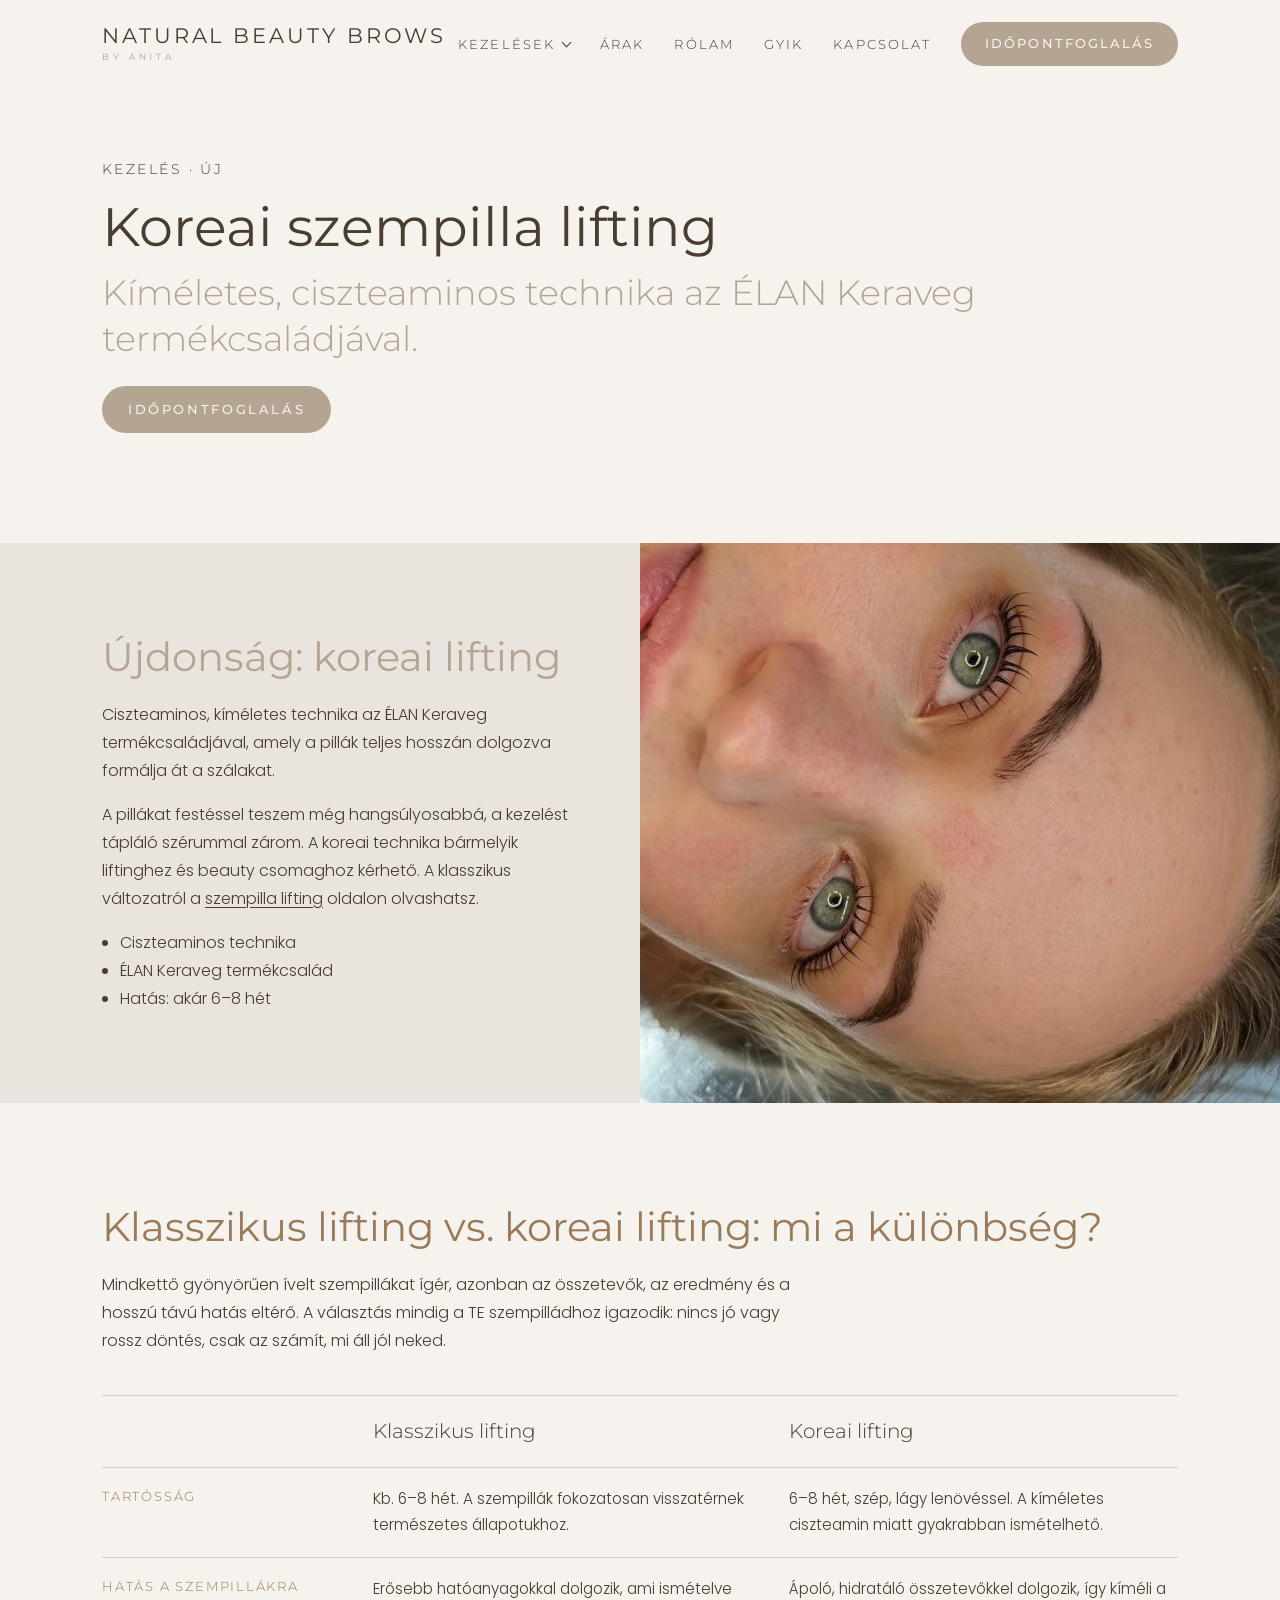
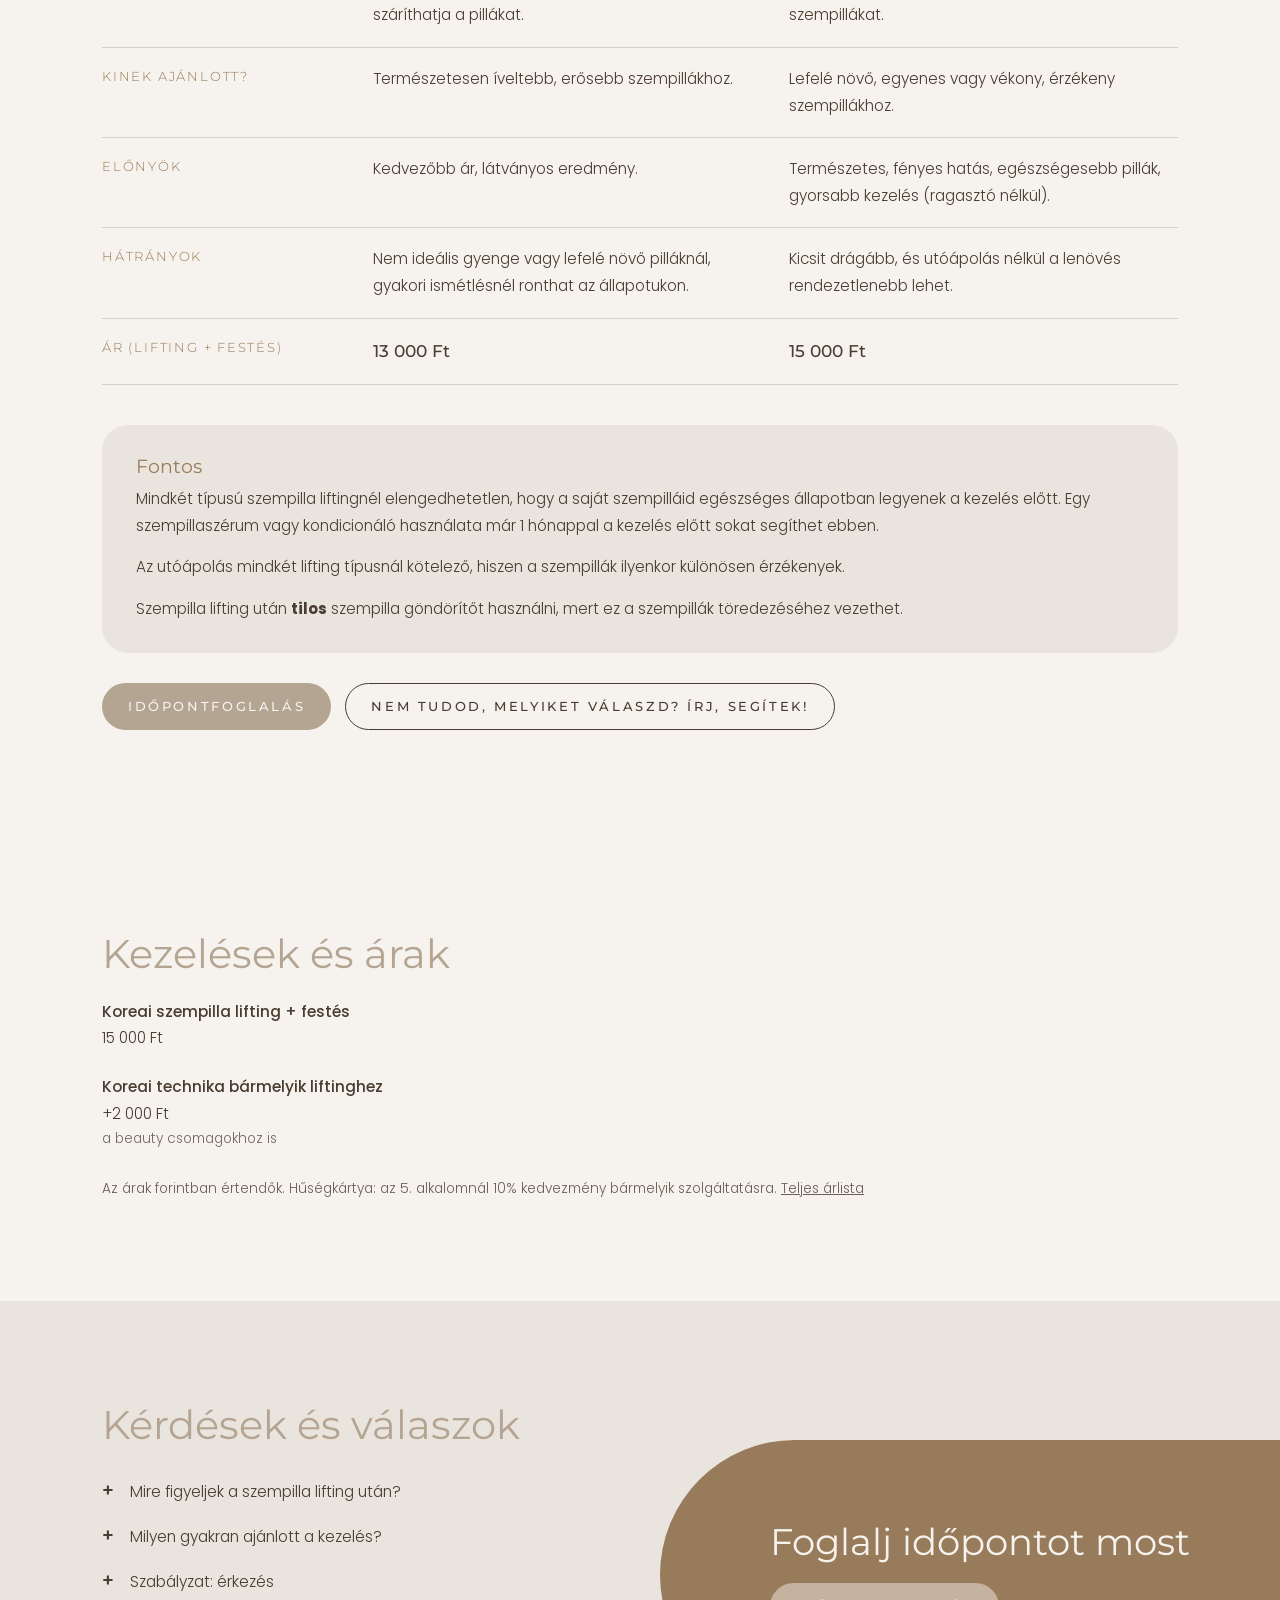
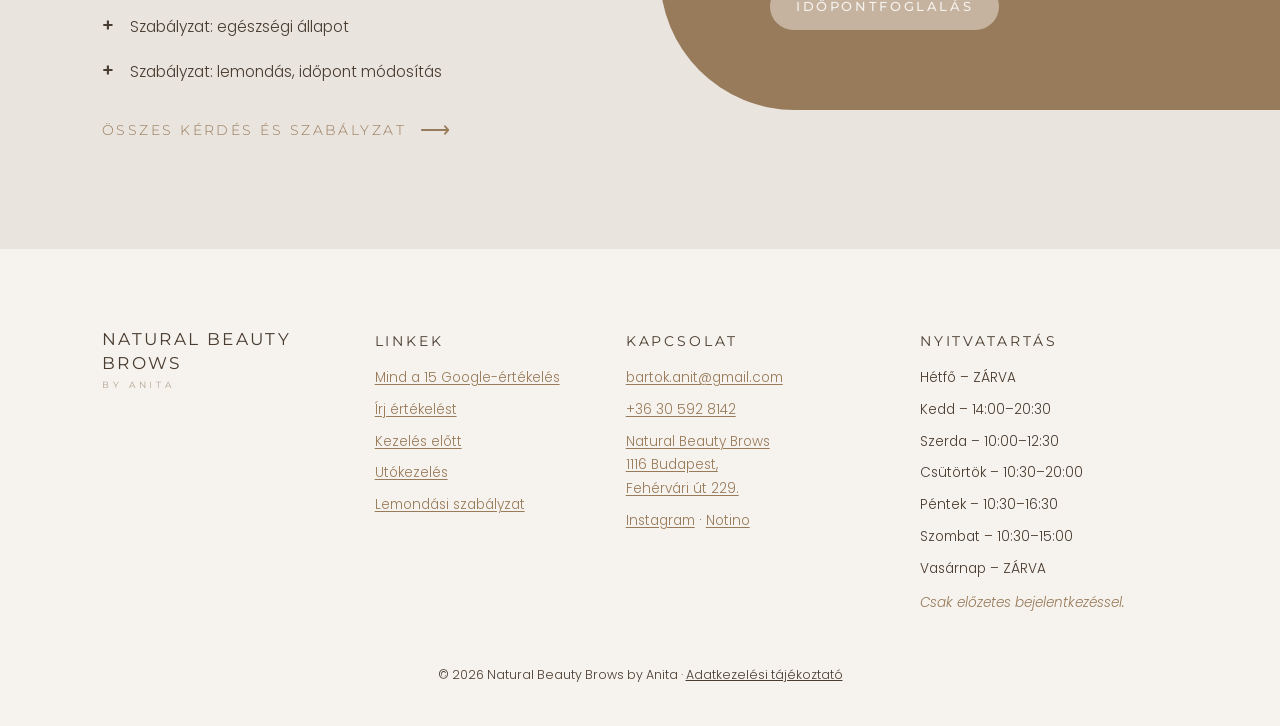
<file: koreai-szempilla-lifting.html>
<!DOCTYPE html>
<html lang="hu">
<head>
<meta charset="UTF-8">
<meta name="viewport" content="width=device-width, initial-scale=1, viewport-fit=cover">
<title>Koreai szempilla lifting – Natural Beauty Brows by Anita, Budapest XI.</title>
<meta name="description" content="Koreai szempilla lifting Budapest XI. kerületében, a Fehérvári út 229. alatt. Ciszteaminos, kíméletes technika az ÉLAN Keraveg termékcsaládjával, amely a pillák teljes hosszán dolgozva formálja át a szálakat.">
<link rel="canonical" href="https://naturalbeautybrows.hu/koreai-szempilla-lifting.html">
<meta property="og:type" content="website">
<meta property="og:site_name" content="Natural Beauty Brows by Anita">
<meta property="og:title" content="Koreai szempilla lifting – Natural Beauty Brows by Anita, Budapest XI.">
<meta property="og:description" content="Koreai szempilla lifting Budapest XI. kerületében, a Fehérvári út 229. alatt. Ciszteaminos, kíméletes technika az ÉLAN Keraveg termékcsaládjával, amely a pillák teljes hosszán dolgozva formálja át a szálakat.">
<meta property="og:url" content="https://naturalbeautybrows.hu/koreai-szempilla-lifting.html">
<meta property="og:image" content="https://naturalbeautybrows.hu/img/anita-hero.jpg">
<meta property="og:locale" content="hu_HU">
<link rel="preconnect" href="https://fonts.googleapis.com">
<link rel="preconnect" href="https://fonts.gstatic.com" crossorigin>
<link href="https://fonts.googleapis.com/css2?family=Montserrat:wght@300;400;500;600&family=Poppins:wght@300;400;500&display=swap" rel="stylesheet">
<link rel="stylesheet" href="style.css?v=26">
<link rel="icon" href="favicon.ico?v=1" sizes="any">
<link rel="icon" type="image/png" sizes="32x32" href="img/favicon-32.png?v=1">
<link rel="icon" type="image/png" sizes="192x192" href="img/icon-192.png?v=1">
<link rel="apple-touch-icon" href="apple-touch-icon.png?v=1">
</head>
<body>
<header>
  <div class="wrap nav">
    <a href="./" class="logo">Natural Beauty Brows<small>by Anita</small></a>
    <button class="burger" aria-label="Menü" onclick="document.getElementById('menu').classList.toggle('open')"><span></span><span></span><span></span></button>
    <ul class="menu" id="menu">
      <li class="drop"><a href="./#kezelesek">Kezelések</a>
        <ul class="sub">
          <li><a href="teljes-szemoldok-styling.html">Teljes szemöldök styling</a></li>
          <li><a href="szemoldok-laminalas.html">Szemöldök laminálás</a></li>
          <li><a href="szemoldok-styling.html">Szemöldök styling</a></li>
          <li><a href="szempilla-lifting.html">Szempilla lifting festéssel</a></li>
          <li><a href="koreai-szempilla-lifting.html">Koreai szempilla lifting</a></li>
          <li><a href="spray-tan.html">Spray tan</a></li>
        </ul>
      </li>
      <li><a href="arak.html">Árak</a></li>
      <li><a href="rolam.html">Rólam</a></li>
      <li><a href="gyik.html">GYIK</a></li>
      <li><a href="kapcsolat.html">Kapcsolat</a></li>
      <li><a href="https://partner.notino.com/api/b2c/redirect/salons/detail?salonID=79a9c5e1-0c92-4a29-a56f-100e9ac4893e" class="btn btn-taupe" target="_blank" rel="noopener">Időpontfoglalás</a></li>
    </ul>
  </div>
</header>

<section class="t-head">
  <div class="wrap">
    <span class="eyebrow">Kezelés · Új</span>
    <h1>Koreai szempilla lifting</h1>
    <p class="tag">Kíméletes, ciszteaminos technika az ÉLAN Keraveg termékcsaládjával.</p>
    <a href="https://partner.notino.com/api/b2c/redirect/salons/detail?salonID=79a9c5e1-0c92-4a29-a56f-100e9ac4893e" class="btn btn-taupe" target="_blank" rel="noopener">Időpontfoglalás</a>
  </div>
</section>

<section class="split rev alt">
  <div class="media"><img src="img/koreai-lifting-uj.jpg" alt="Koreai szempilla lifting eredmény"></div>
  <div class="text inline-links">
    <h2>Újdonság: koreai lifting</h2>
    <p>Ciszteaminos, kíméletes technika az ÉLAN Keraveg termékcsaládjával, amely a pillák teljes hosszán dolgozva formálja át a szálakat.</p>
    <p>A pillákat festéssel teszem még hangsúlyosabbá, a kezelést tápláló szérummal zárom. A koreai technika bármelyik liftinghez és beauty csomaghoz kérhető. A klasszikus változatról a <a href="szempilla-lifting.html">szempilla lifting</a> oldalon olvashatsz.</p>
    <ul style="margin:1em 0 0 18px"><li>Ciszteaminos technika</li><li>ÉLAN Keraveg termékcsalád</li><li>Hatás: akár 6–8 hét</li></ul>
  </div>
</section>


<section class="sec" id="klasszikus-vs-koreai">
  <div class="wrap">
    <h2 class="brown">Klasszikus lifting vs. koreai lifting: mi a különbség?</h2>
    <p class="intro-text">Mindkettő gyönyörűen ívelt szempillákat ígér, azonban az összetevők, az eredmény és a hosszú távú hatás eltérő. A választás mindig a TE szempilládhoz igazodik: nincs jó vagy rossz döntés, csak az számít, mi áll jól neked.</p>
    <div class="cmp">
      <div class="cmp-row cmp-head"><div class="cmp-k"></div><div class="cmp-v"><a href="szempilla-lifting.html">Klasszikus lifting</a></div><div class="cmp-v"><a href="koreai-szempilla-lifting.html">Koreai lifting</a></div></div>
      <div class="cmp-row"><div class="cmp-k">Tartósság</div><div class="cmp-v" data-l="Klasszikus lifting">Kb. 6–8 hét. A szempillák fokozatosan visszatérnek természetes állapotukhoz.</div><div class="cmp-v" data-l="Koreai lifting">6–8 hét, szép, lágy lenövéssel. A kíméletes ciszteamin miatt gyakrabban ismételhető.</div></div>
      <div class="cmp-row"><div class="cmp-k">Hatás a szempillákra</div><div class="cmp-v" data-l="Klasszikus lifting">Erősebb hatóanyagokkal dolgozik, ami ismételve száríthatja a pillákat.</div><div class="cmp-v" data-l="Koreai lifting">Ápoló, hidratáló összetevőkkel dolgozik, így kíméli a szempillákat.</div></div>
      <div class="cmp-row"><div class="cmp-k">Kinek ajánlott?</div><div class="cmp-v" data-l="Klasszikus lifting">Természetesen íveltebb, erősebb szempillákhoz.</div><div class="cmp-v" data-l="Koreai lifting">Lefelé növő, egyenes vagy vékony, érzékeny szempillákhoz.</div></div>
      <div class="cmp-row"><div class="cmp-k">Előnyök</div><div class="cmp-v" data-l="Klasszikus lifting">Kedvezőbb ár, látványos eredmény.</div><div class="cmp-v" data-l="Koreai lifting">Természetes, fényes hatás, egészségesebb pillák, gyorsabb kezelés (ragasztó nélkül).</div></div>
      <div class="cmp-row"><div class="cmp-k">Hátrányok</div><div class="cmp-v" data-l="Klasszikus lifting">Nem ideális gyenge vagy lefelé növő pilláknál, gyakori ismétlésnél ronthat az állapotukon.</div><div class="cmp-v" data-l="Koreai lifting">Kicsit drágább, és utóápolás nélkül a lenövés rendezetlenebb lehet.</div></div>
      <div class="cmp-row"><div class="cmp-k">Ár (lifting + festés)</div><div class="cmp-v" data-l="Klasszikus lifting">13 000 Ft</div><div class="cmp-v" data-l="Koreai lifting">15 000 Ft</div></div>
    </div>
    <div class="cmp-note">
      <h3>Fontos</h3>
      <p>Mindkét típusú szempilla liftingnél elengedhetetlen, hogy a saját szempilláid egészséges állapotban legyenek a kezelés előtt. Egy szempillaszérum vagy kondicionáló használata már 1 hónappal a kezelés előtt sokat segíthet ebben.</p>
      <p>Az utóápolás mindkét lifting típusnál kötelező, hiszen a szempillák ilyenkor különösen érzékenyek.</p>
      <p>Szempilla lifting után <b>tilos</b> szempilla göndörítőt használni, mert ez a szempillák töredezéséhez vezethet.</p>
    </div>
    <div class="btns">
      <a href="https://partner.notino.com/api/b2c/redirect/salons/detail?salonID=79a9c5e1-0c92-4a29-a56f-100e9ac4893e" class="btn btn-taupe" target="_blank" rel="noopener">Időpontfoglalás</a>
      <a href="https://www.instagram.com/natural_beautybrowsbyanita/" class="btn btn-line" target="_blank" rel="noopener">Nem tudod, melyiket válaszd? Írj, segítek!</a>
    </div>
  </div>
</section>
<section class="sec" id="arak">
  <div class="wrap tlist">
    <h2>Kezelések és árak</h2>
    <div class="item"><b>Koreai szempilla lifting + festés</b><span>15 000 Ft</span></div>
      <div class="item"><b>Koreai technika bármelyik liftinghez</b><span>+2 000 Ft</span><small>a beauty csomagokhoz is</small></div>
    <p class="note">Az árak forintban értendők. Hűségkártya: az 5. alkalomnál 10% kedvezmény bármelyik szolgáltatásra. <a href="arak.html">Teljes árlista</a></p>
  </div>
</section>

<section class="sec alt">
  <div class="wrap faqwrap">
    <div class="faq">
      <h2>Kérdések és válaszok</h2>
      <details><summary>Mire figyeljek a szempilla lifting után?</summary><div><p>24–48 órán belül:</p><ul><li>Ne érje víz vagy gőz</li><li>Kerüld az olajos termékeket legalább 48 óráig</li><li>Ne dörzsöld, ne aludj rajta</li><li>Ne spirálozd</li></ul></div></details>
<details><summary>Milyen gyakran ajánlott a kezelés?</summary><div><p>Szempilla lifting esetén 6–8 hetente.</p></div></details>
<details><summary>Szabályzat: érkezés</summary><div><p>Kérlek, érkezz pontosan, legfeljebb 5–10 perccel az időpontod előtt. Smink nélküli szemöldökkel és/vagy szempillával gyere, hogy a legjobb eredményt érjük el. A nyugodt légkör miatt kérlek, ne hozz kísérőt.</p></div></details>
<details><summary>Szabályzat: egészségi állapot</summary><div><p>Ha bármilyen bőrproblémád van a kezelendő területen (pl. gyulladás, seb, ekcéma), kérlek, jelezd előre, mert bizonyos esetekben a kezelés nem végezhető el. Glabella botox után 2 hétig nem végzek szemöldök stylingot.</p></div></details>
<details><summary>Szabályzat: lemondás, időpont módosítás</summary><div><p>Az időpont lemondását vagy módosítását legalább 24 órával korábban jelezd. Késői lemondás vagy meg nem jelenés esetén a lefoglalt szolgáltatás teljes összege kiszámlázásra kerül.</p></div></details>
      <a href="gyik.html" class="link-arrow">Összes kérdés és szabályzat</a>
    </div>
    <div class="pill">
      <h2>Foglalj időpontot most</h2>
      <a href="https://partner.notino.com/api/b2c/redirect/salons/detail?salonID=79a9c5e1-0c92-4a29-a56f-100e9ac4893e" class="btn" target="_blank" rel="noopener">Időpontfoglalás</a>
    </div>
  </div>
</section>

<footer>
  <div class="wrap fgrid">
    <div><a href="./" class="logo">Natural Beauty Brows<small>by Anita</small></a></div>
    <div>
      <h4>Linkek</h4>
      <ul class="u">
        <li><a href="https://search.google.com/local/reviews?placeid=ChIJ37Rk8ArdQUcRMbGtdKJhwy0" target="_blank" rel="noopener">Mind a 15 Google-értékelés</a></li>
        <li><a href="https://search.google.com/local/writereview?placeid=ChIJ37Rk8ArdQUcRMbGtdKJhwy0" target="_blank" rel="noopener">Írj értékelést</a></li>
        <li><a href="gyik.html#elotte">Kezelés előtt</a></li>
        <li><a href="gyik.html#utana">Utókezelés</a></li>
        <li><a href="gyik.html#szabalyzat">Lemondási szabályzat</a></li>
      </ul>
    </div>
    <div>
      <h4>Kapcsolat</h4>
      <ul class="u">
        <li><a href="mailto:bartok.anit@gmail.com">bartok.anit@gmail.com</a></li>
        <li><a href="tel:+36305928142">+36 30 592 8142</a></li>
        <li><a href="https://www.google.com/maps/dir/?api=1&amp;destination=Budapest+XI.+Feh%C3%A9rv%C3%A1ri+%C3%BAt+229" target="_blank" rel="noopener">Natural Beauty Brows<br>1116 Budapest,<br>Fehérvári út 229.</a></li>
        <li><a href="https://www.instagram.com/natural_beautybrowsbyanita/" target="_blank" rel="noopener">Instagram</a> · <a href="https://partner.notino.com/api/b2c/redirect/salons/detail?salonID=79a9c5e1-0c92-4a29-a56f-100e9ac4893e" target="_blank" rel="noopener">Notino</a></li>
      </ul>
    </div>
    <div>
      <h4>Nyitvatartás</h4>
      <ul>
        <li>Hétfő – ZÁRVA</li><li>Kedd – 14:00–20:30</li><li>Szerda – 10:00–12:30</li><li>Csütörtök – 10:30–20:00</li><li>Péntek – 10:30–16:30</li><li>Szombat – 10:30–15:00</li><li>Vasárnap – ZÁRVA</li>
      </ul>
      <p class="appt">Csak előzetes bejelentkezéssel.</p>
    </div>
  </div>
  <p class="copy">© 2026 Natural Beauty Brows by Anita · <a href="adatkezeles.html">Adatkezelési tájékoztató</a></p>
</footer>
<script src="lightbox.js?v=1" defer></script>
<div class="mbar"><a href="https://partner.notino.com/api/b2c/redirect/salons/detail?salonID=79a9c5e1-0c92-4a29-a56f-100e9ac4893e" class="btn" target="_blank" rel="noopener">Időpontfoglalás</a></div>
</body>
</html>
</file>
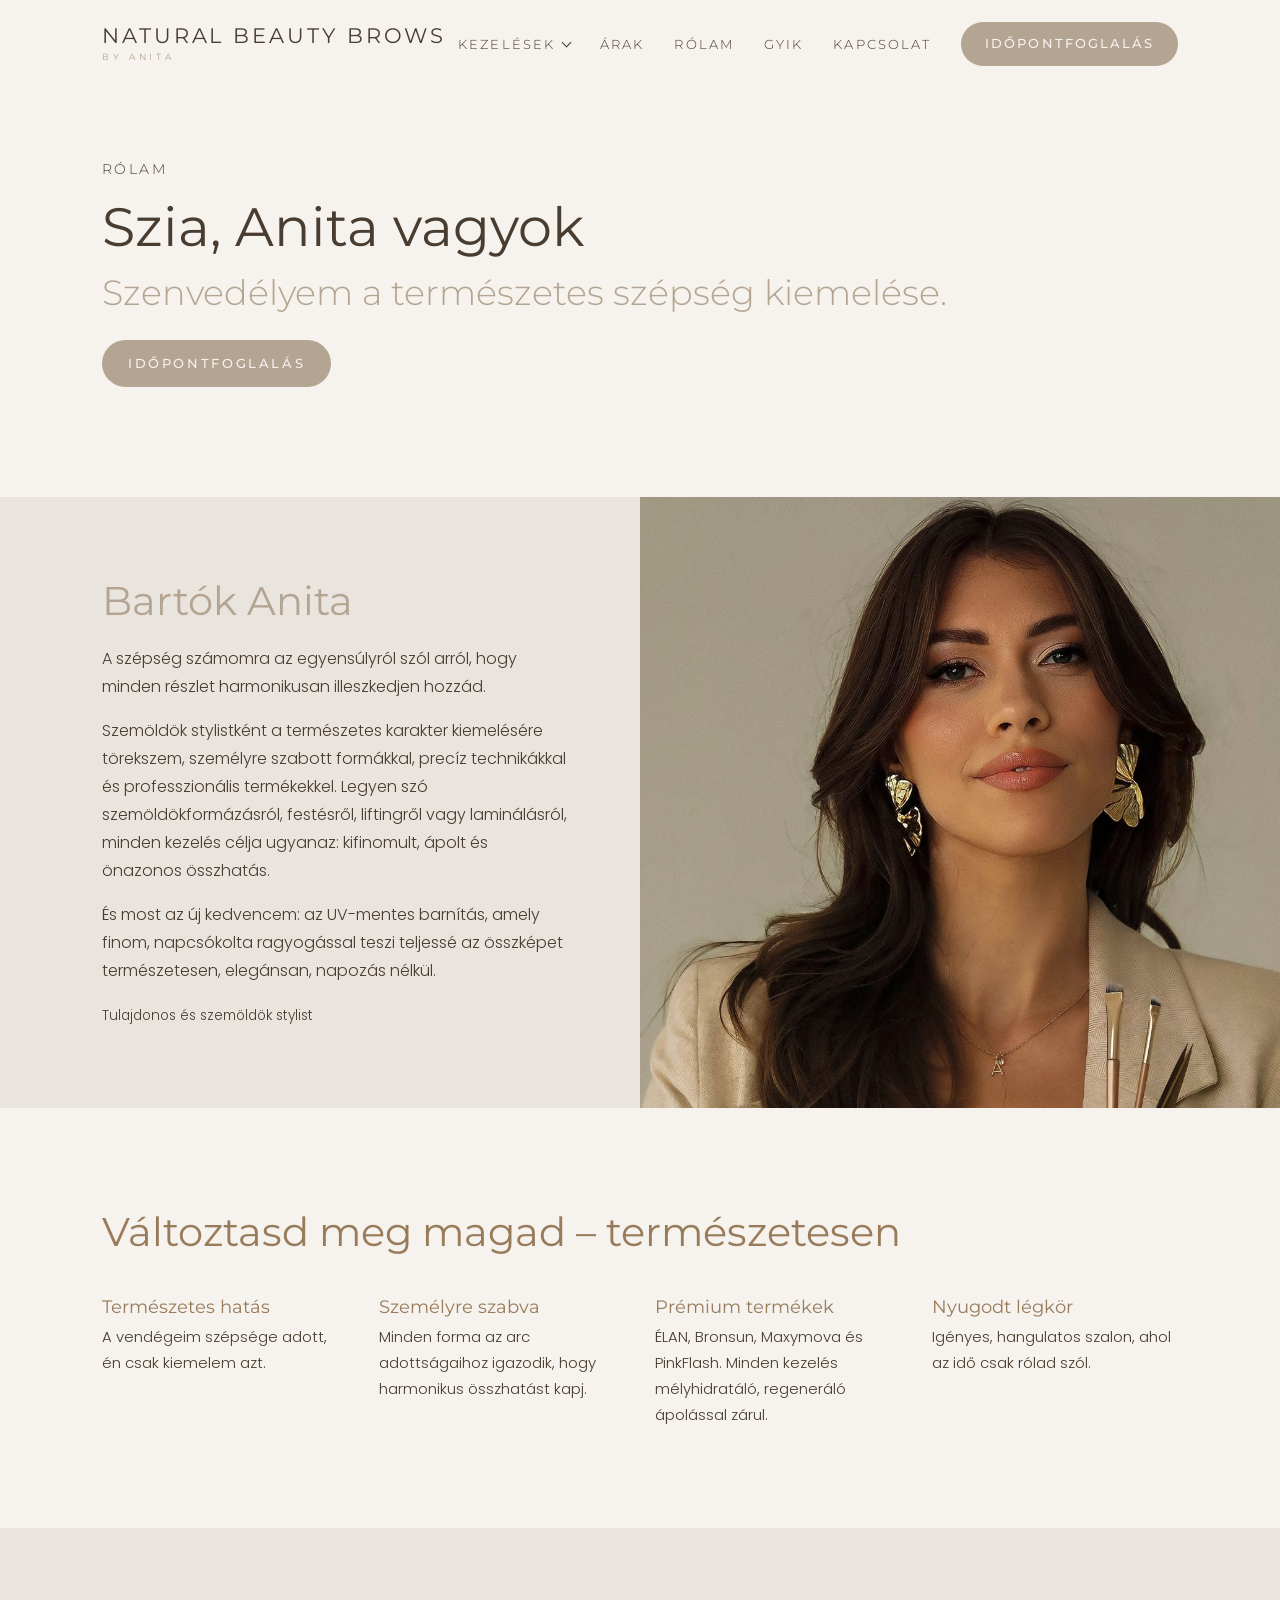
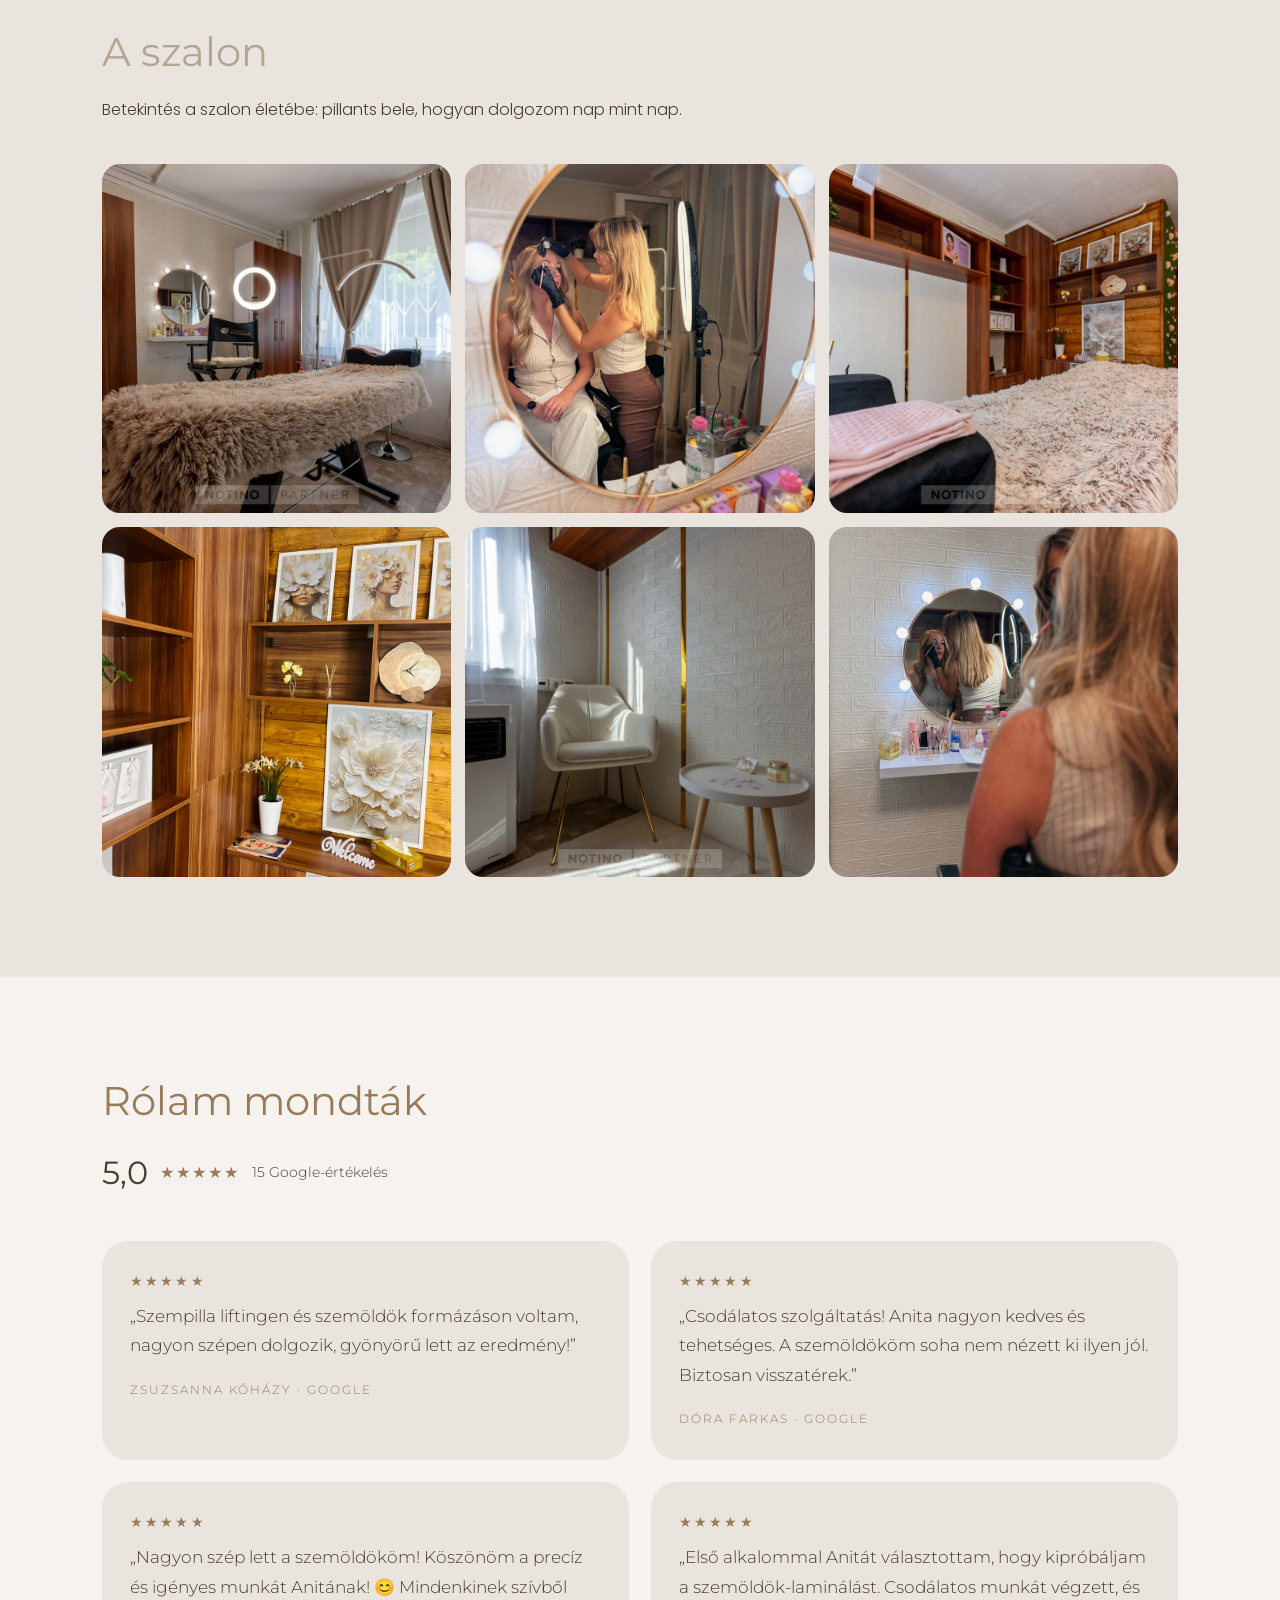
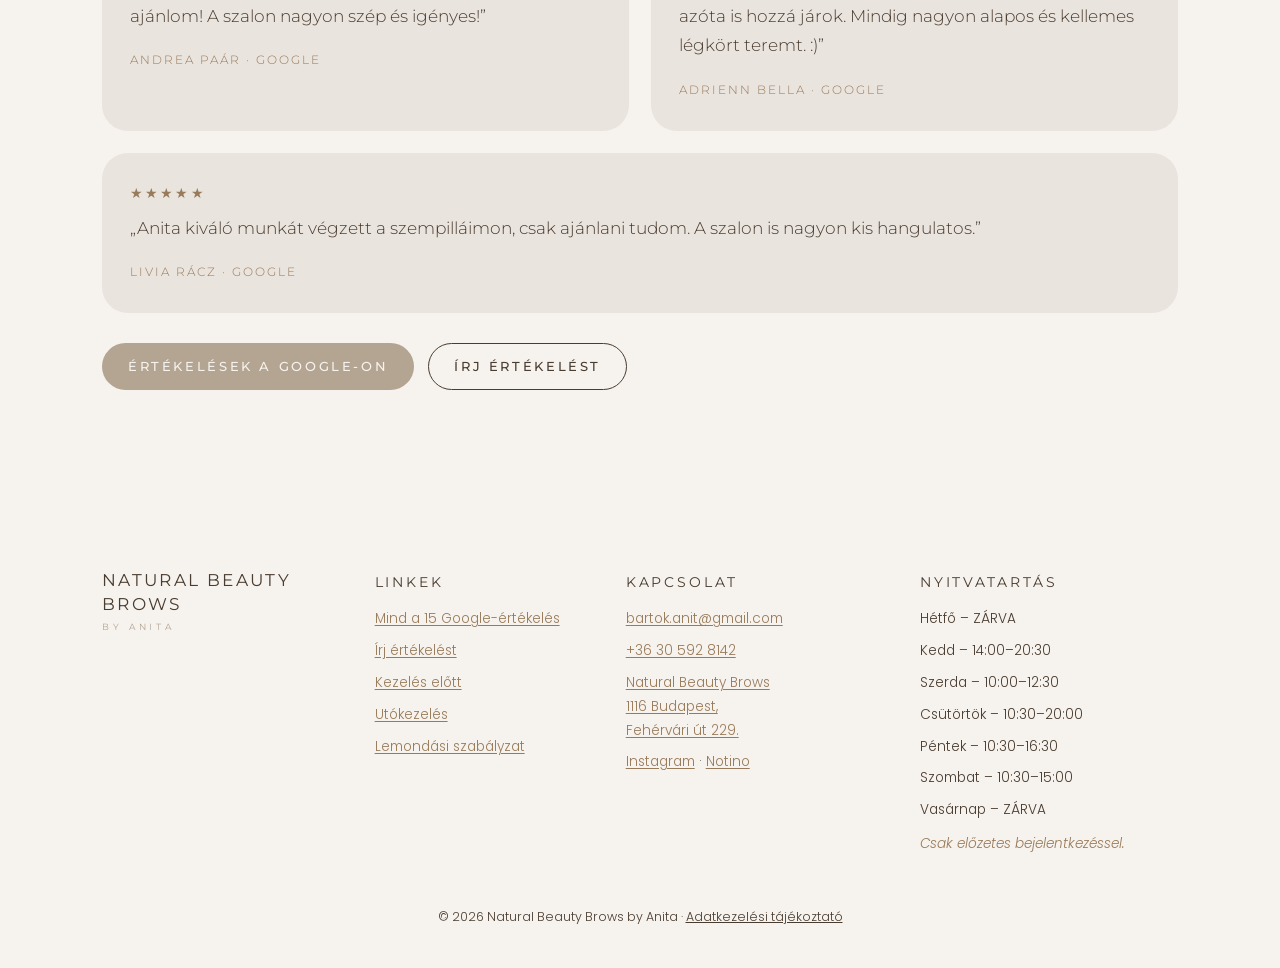
<file: rolam.html>
<!DOCTYPE html>
<html lang="hu">
<head>
<meta charset="UTF-8">
<meta name="viewport" content="width=device-width, initial-scale=1, viewport-fit=cover">
<title>Rólam – Natural Beauty Brows by Anita</title>
<meta name="description" content="Bartók Anita szemöldök stylist, a Natural Beauty Brows tulajdonosa. Munkáim, a szalon és a vendégek véleménye.">
<link rel="canonical" href="https://naturalbeautybrows.hu/rolam.html">
<meta property="og:type" content="website">
<meta property="og:site_name" content="Natural Beauty Brows by Anita">
<meta property="og:title" content="Rólam – Natural Beauty Brows by Anita">
<meta property="og:description" content="Bartók Anita szemöldök stylist, a Natural Beauty Brows tulajdonosa. Munkáim, a szalon és a vendégek véleménye.">
<meta property="og:url" content="https://naturalbeautybrows.hu/rolam.html">
<meta property="og:image" content="https://naturalbeautybrows.hu/img/anita-hero.jpg">
<meta property="og:locale" content="hu_HU">
<link rel="preconnect" href="https://fonts.googleapis.com">
<link rel="preconnect" href="https://fonts.gstatic.com" crossorigin>
<link href="https://fonts.googleapis.com/css2?family=Montserrat:wght@300;400;500;600&family=Poppins:wght@300;400;500&display=swap" rel="stylesheet">
<link rel="stylesheet" href="style.css?v=26">
<link rel="icon" href="favicon.ico?v=1" sizes="any">
<link rel="icon" type="image/png" sizes="32x32" href="img/favicon-32.png?v=1">
<link rel="icon" type="image/png" sizes="192x192" href="img/icon-192.png?v=1">
<link rel="apple-touch-icon" href="apple-touch-icon.png?v=1">
</head>
<body>
<header>
  <div class="wrap nav">
    <a href="./" class="logo">Natural Beauty Brows<small>by Anita</small></a>
    <button class="burger" aria-label="Menü" onclick="document.getElementById('menu').classList.toggle('open')"><span></span><span></span><span></span></button>
    <ul class="menu" id="menu">
      <li class="drop"><a href="./#kezelesek">Kezelések</a>
        <ul class="sub">
          <li><a href="teljes-szemoldok-styling.html">Teljes szemöldök styling</a></li>
          <li><a href="szemoldok-laminalas.html">Szemöldök laminálás</a></li>
          <li><a href="szemoldok-styling.html">Szemöldök styling</a></li>
          <li><a href="szempilla-lifting.html">Szempilla lifting festéssel</a></li>
          <li><a href="koreai-szempilla-lifting.html">Koreai szempilla lifting</a></li>
          <li><a href="spray-tan.html">Spray tan</a></li>
        </ul>
      </li>
      <li><a href="arak.html">Árak</a></li>
      <li><a href="rolam.html">Rólam</a></li>
      <li><a href="gyik.html">GYIK</a></li>
      <li><a href="kapcsolat.html">Kapcsolat</a></li>
      <li><a href="https://partner.notino.com/api/b2c/redirect/salons/detail?salonID=79a9c5e1-0c92-4a29-a56f-100e9ac4893e" class="btn btn-taupe" target="_blank" rel="noopener">Időpontfoglalás</a></li>
    </ul>
  </div>
</header>

<section class="t-head">
  <div class="wrap">
    <span class="eyebrow">Rólam</span>
    <h1>Szia, Anita vagyok</h1>
    <p class="tag">Szenvedélyem a természetes szépség kiemelése.</p>
    <a href="https://partner.notino.com/api/b2c/redirect/salons/detail?salonID=79a9c5e1-0c92-4a29-a56f-100e9ac4893e" class="btn btn-taupe" target="_blank" rel="noopener">Időpontfoglalás</a>
  </div>
</section>

<section class="split rev alt about">
  <div class="media"><img src="img/anita.jpg" alt="Bartók Anita szemöldök stylist"></div>
  <div class="text">
    <h2>Bartók Anita</h2>
    <p>A szépség számomra az egyensúlyról szól arról, hogy minden részlet harmonikusan illeszkedjen hozzád.</p>
    <p>Szemöldök stylistként a természetes karakter kiemelésére törekszem, személyre szabott formákkal, precíz technikákkal és professzionális termékekkel. Legyen szó szemöldökformázásról, festésről, liftingről vagy laminálásról, minden kezelés célja ugyanaz: kifinomult, ápolt és önazonos összhatás.</p>
    <p>És most az új kedvencem: az UV-mentes barnítás, amely finom, napcsókolta ragyogással teszi teljessé az összképet természetesen, elegánsan, napozás nélkül.</p>
    <p style="font-size:.85rem;margin-top:1.4em">Tulajdonos és szemöldök stylist</p>
  </div>
</section>

<section class="sec">
  <div class="wrap">
    <h2 class="brown">Változtasd meg magad – természetesen</h2>
    <div class="feats">
      <div><h3>Természetes hatás</h3><p>A vendégeim szépsége adott, én csak kiemelem azt.</p></div>
      <div><h3>Személyre szabva</h3><p>Minden forma az arc adottságaihoz igazodik, hogy harmonikus összhatást kapj.</p></div>
      <div><h3>Prémium termékek</h3><p>ÉLAN, Bronsun, Maxymova és PinkFlash. Minden kezelés mélyhidratáló, regeneráló ápolással zárul.</p></div>
      <div><h3>Nyugodt légkör</h3><p>Igényes, hangulatos szalon, ahol az idő csak rólad szól.</p></div>
    </div>
  </div>
</section>

<section class="sec alt">
  <div class="wrap">
    <h2>A szalon</h2>
    <p class="intro-text">Betekintés a szalon életébe: pillants bele, hogyan dolgozom nap mint nap.</p>
    <div class="gal gal-szalon">
      <img src="img/szalon-1.jpg" alt="A szalon kezelőágya" loading="lazy">
      <img src="img/szalon-2.jpg" alt="Anita munka közben" loading="lazy">
      <img src="img/szalon-3.jpg" alt="A szalon belső tere" loading="lazy">
      <img src="img/szalon-4.jpg" alt="Polcok és dekoráció a szalonban" loading="lazy">
      <img src="img/szalon-5.jpg" alt="Pihenősarok fotellel a szalonban" loading="lazy">
      <img src="img/szalon-6.jpg" alt="Anita munka közben a tükör előtt" loading="lazy">
    </div>
  </div>
</section>

<section class="sec" id="velemenyek">
  <div class="wrap">
    <h2 class="brown">Rólam mondták</h2>
    <a class="grating" href="https://search.google.com/local/reviews?placeid=ChIJ37Rk8ArdQUcRMbGtdKJhwy0" target="_blank" rel="noopener"><b>5,0</b><i>★★★★★</i><span>15 Google-értékelés</span></a>
    <div class="quotes">
      <div class="quote"><div class="stars" aria-label="5 csillag">★★★★★</div><p>„Szempilla liftingen és szemöldök formázáson voltam, nagyon szépen dolgozik, gyönyörű lett az eredmény!”</p><span>Zsuzsanna Kőházy · Google</span></div>
      <div class="quote"><div class="stars" aria-label="5 csillag">★★★★★</div><p>„Csodálatos szolgáltatás! Anita nagyon kedves és tehetséges. A szemöldököm soha nem nézett ki ilyen jól. Biztosan visszatérek.”</p><span>Dóra Farkas · Google</span></div>
      <div class="quote"><div class="stars" aria-label="5 csillag">★★★★★</div><p>„Nagyon szép lett a szemöldököm! Köszönöm a precíz és igényes munkát Anitának! 😊 Mindenkinek szívből ajánlom! A szalon nagyon szép és igényes!”</p><span>Andrea Paár · Google</span></div>
      <div class="quote"><div class="stars" aria-label="5 csillag">★★★★★</div><p>„Első alkalommal Anitát választottam, hogy kipróbáljam a szemöldök-laminálást. Csodálatos munkát végzett, és azóta is hozzá járok. Mindig nagyon alapos és kellemes légkört teremt. :)”</p><span>Adrienn Bella · Google</span></div>
      <div class="quote"><div class="stars" aria-label="5 csillag">★★★★★</div><p>„Anita kiváló munkát végzett a szempilláimon, csak ajánlani tudom. A szalon is nagyon kis hangulatos.”</p><span>Livia Rácz · Google</span></div>
    </div>
    <div class="btns">
      <a href="https://search.google.com/local/reviews?placeid=ChIJ37Rk8ArdQUcRMbGtdKJhwy0" class="btn btn-taupe" target="_blank" rel="noopener">Értékelések a Google-on</a>
      <a href="https://search.google.com/local/writereview?placeid=ChIJ37Rk8ArdQUcRMbGtdKJhwy0" class="btn btn-line" target="_blank" rel="noopener">Írj értékelést</a>
    </div>
  </div>
</section>

<footer>
  <div class="wrap fgrid">
    <div><a href="./" class="logo">Natural Beauty Brows<small>by Anita</small></a></div>
    <div>
      <h4>Linkek</h4>
      <ul class="u">
        <li><a href="https://search.google.com/local/reviews?placeid=ChIJ37Rk8ArdQUcRMbGtdKJhwy0" target="_blank" rel="noopener">Mind a 15 Google-értékelés</a></li>
        <li><a href="https://search.google.com/local/writereview?placeid=ChIJ37Rk8ArdQUcRMbGtdKJhwy0" target="_blank" rel="noopener">Írj értékelést</a></li>
        <li><a href="gyik.html#elotte">Kezelés előtt</a></li>
        <li><a href="gyik.html#utana">Utókezelés</a></li>
        <li><a href="gyik.html#szabalyzat">Lemondási szabályzat</a></li>
      </ul>
    </div>
    <div>
      <h4>Kapcsolat</h4>
      <ul class="u">
        <li><a href="mailto:bartok.anit@gmail.com">bartok.anit@gmail.com</a></li>
        <li><a href="tel:+36305928142">+36 30 592 8142</a></li>
        <li><a href="https://www.google.com/maps/dir/?api=1&amp;destination=Budapest+XI.+Feh%C3%A9rv%C3%A1ri+%C3%BAt+229" target="_blank" rel="noopener">Natural Beauty Brows<br>1116 Budapest,<br>Fehérvári út 229.</a></li>
        <li><a href="https://www.instagram.com/natural_beautybrowsbyanita/" target="_blank" rel="noopener">Instagram</a> · <a href="https://partner.notino.com/api/b2c/redirect/salons/detail?salonID=79a9c5e1-0c92-4a29-a56f-100e9ac4893e" target="_blank" rel="noopener">Notino</a></li>
      </ul>
    </div>
    <div>
      <h4>Nyitvatartás</h4>
      <ul>
        <li>Hétfő – ZÁRVA</li><li>Kedd – 14:00–20:30</li><li>Szerda – 10:00–12:30</li><li>Csütörtök – 10:30–20:00</li><li>Péntek – 10:30–16:30</li><li>Szombat – 10:30–15:00</li><li>Vasárnap – ZÁRVA</li>
      </ul>
      <p class="appt">Csak előzetes bejelentkezéssel.</p>
    </div>
  </div>
  <p class="copy">© 2026 Natural Beauty Brows by Anita · <a href="adatkezeles.html">Adatkezelési tájékoztató</a></p>
</footer>
<script src="lightbox.js?v=1" defer></script>
<div class="mbar"><a href="https://partner.notino.com/api/b2c/redirect/salons/detail?salonID=79a9c5e1-0c92-4a29-a56f-100e9ac4893e" class="btn" target="_blank" rel="noopener">Időpontfoglalás</a></div>
</body>
</html>
</file>
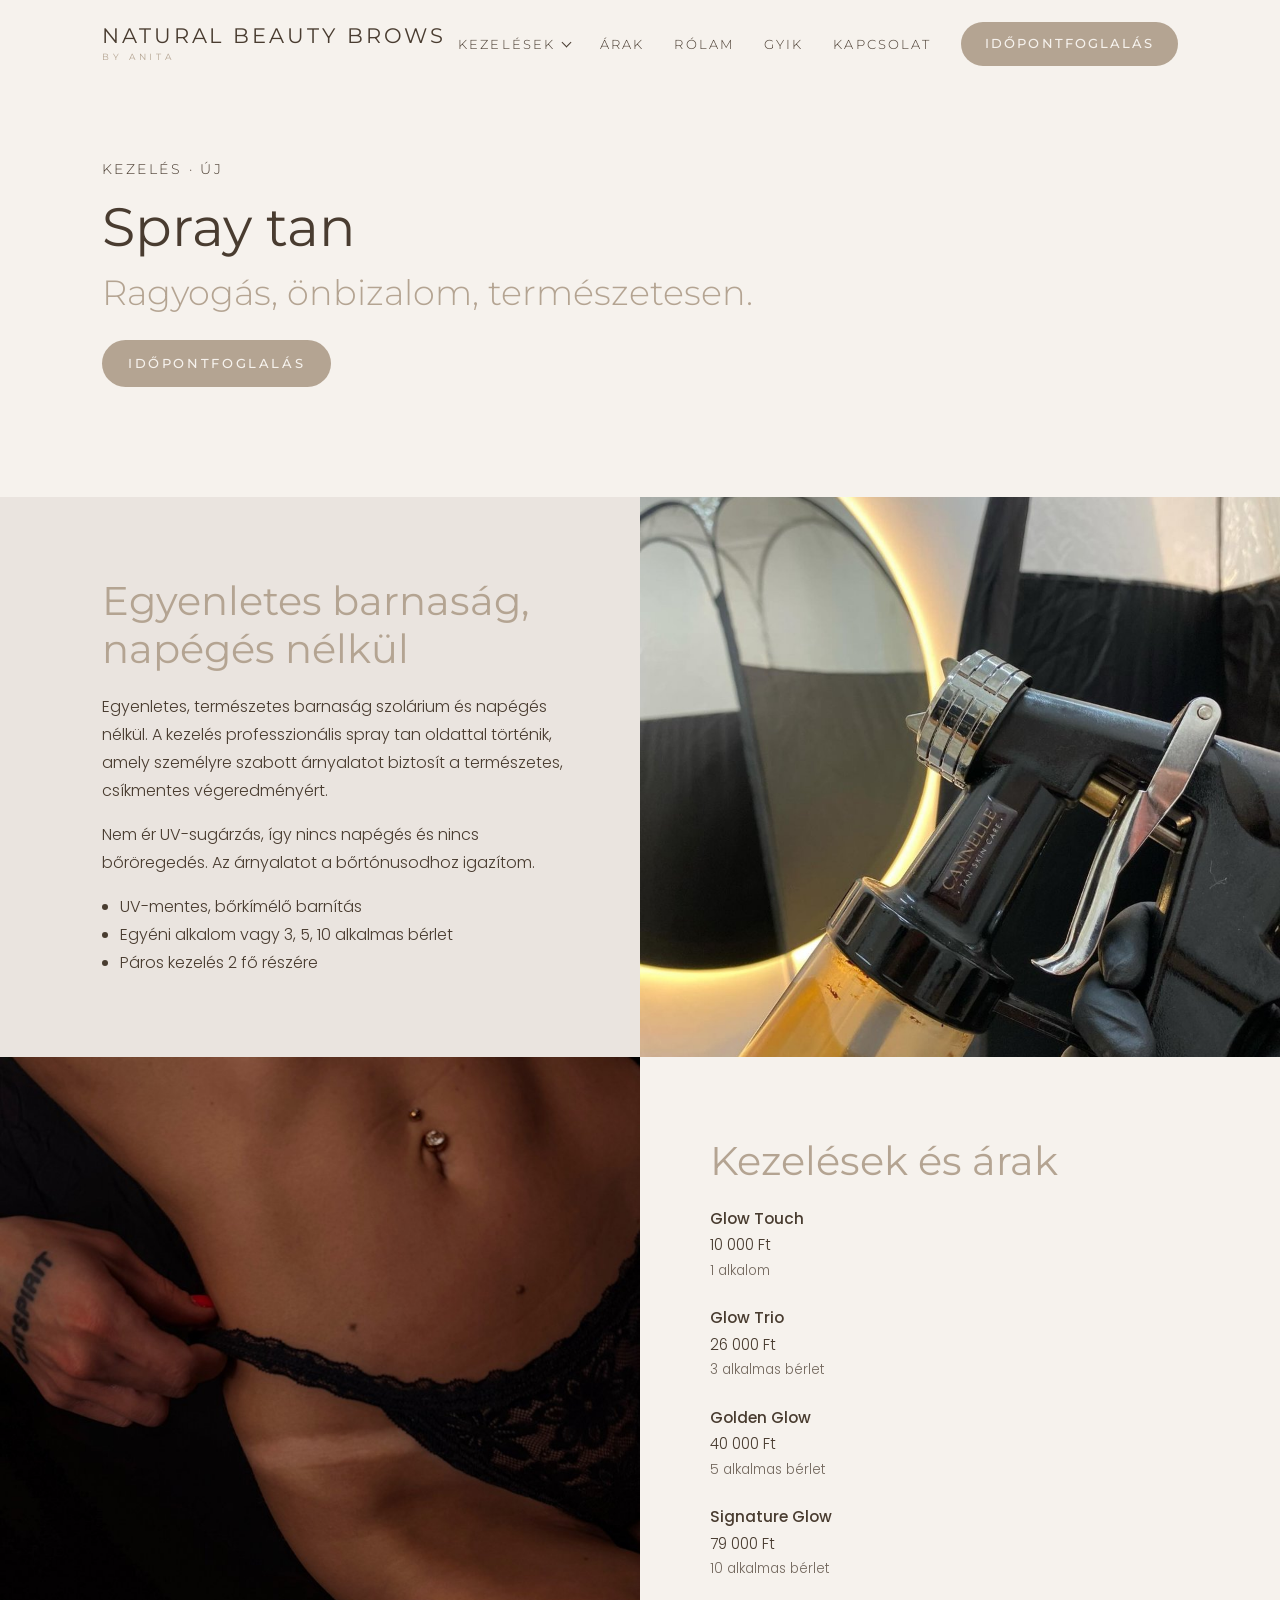
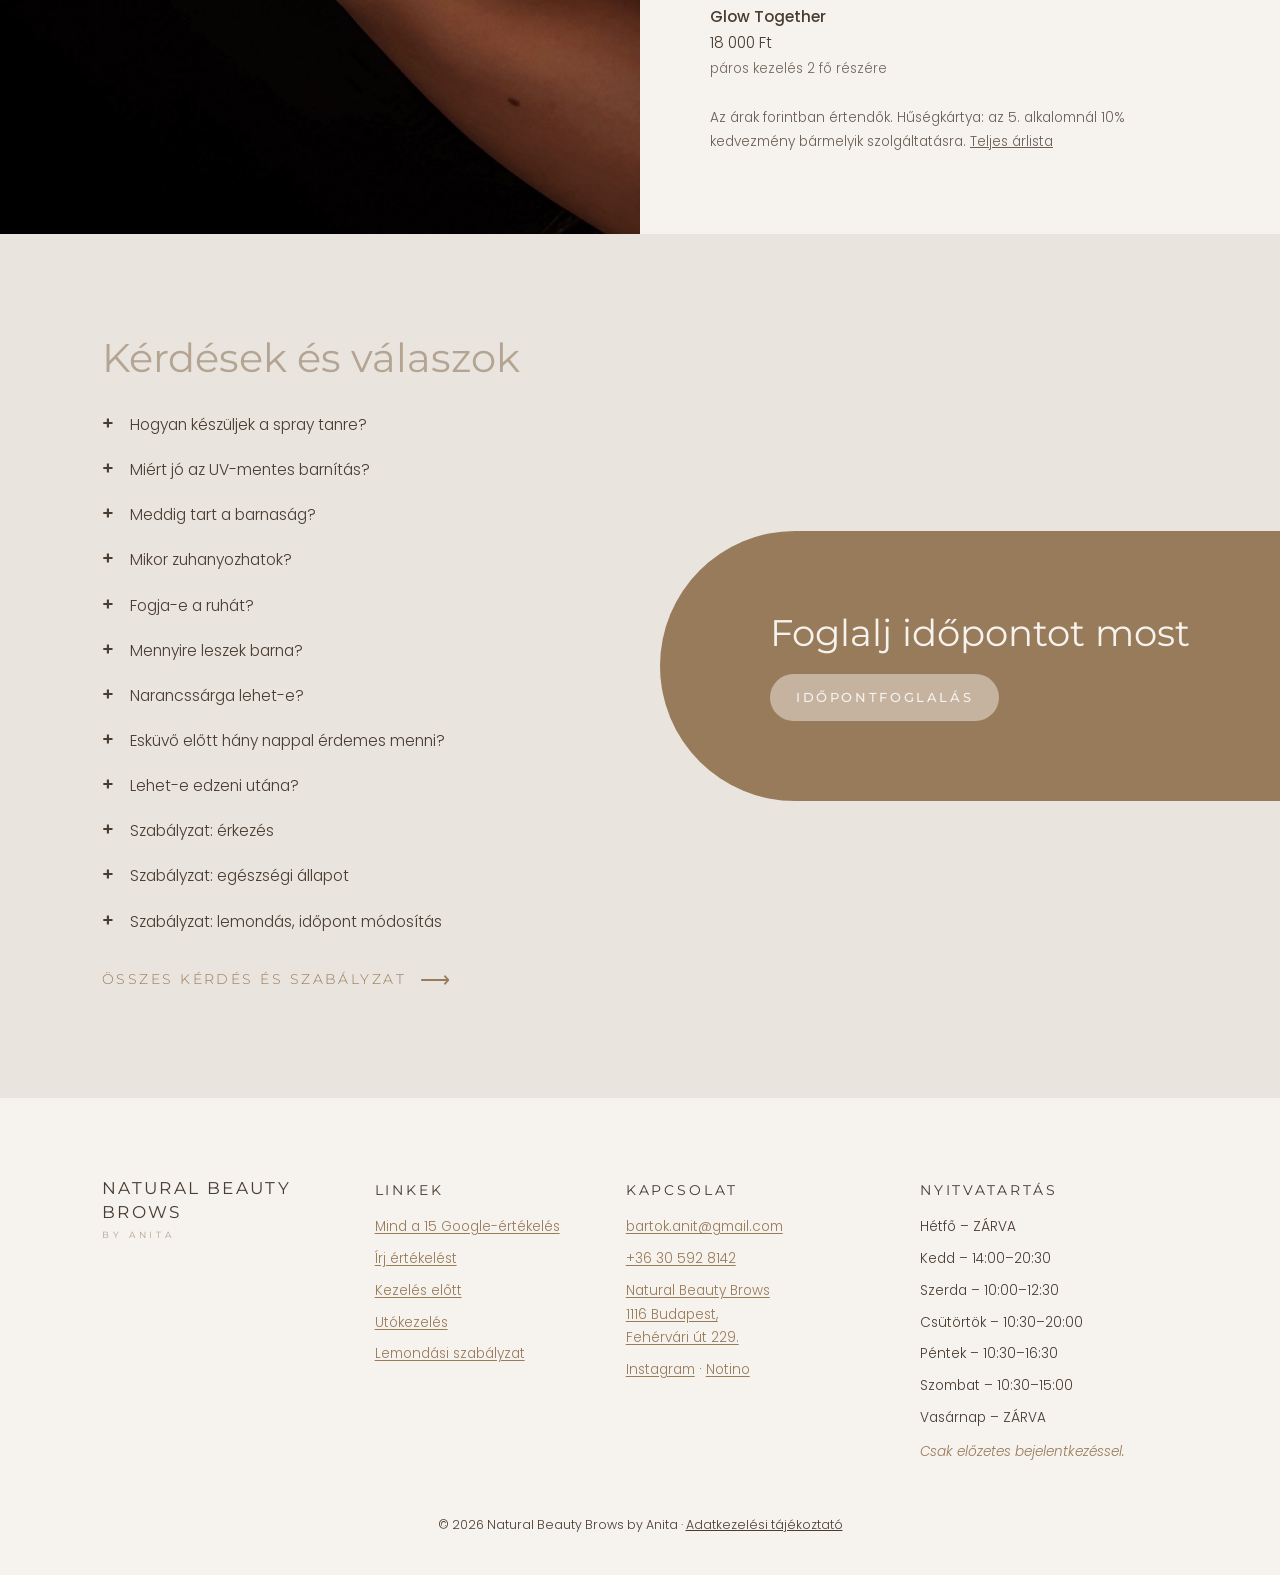
<file: spray-tan.html>
<!DOCTYPE html>
<html lang="hu">
<head>
<meta charset="UTF-8">
<meta name="viewport" content="width=device-width, initial-scale=1, viewport-fit=cover">
<title>Spray tan – Natural Beauty Brows by Anita, Budapest XI.</title>
<meta name="description" content="Spray tan Budapest XI. kerületében, a Fehérvári út 229. alatt. Egyenletes, természetes barnaság szolárium és napégés nélkül.">
<link rel="canonical" href="https://naturalbeautybrows.hu/spray-tan.html">
<meta property="og:type" content="website">
<meta property="og:site_name" content="Natural Beauty Brows by Anita">
<meta property="og:title" content="Spray tan – Natural Beauty Brows by Anita, Budapest XI.">
<meta property="og:description" content="Spray tan Budapest XI. kerületében, a Fehérvári út 229. alatt. Egyenletes, természetes barnaság szolárium és napégés nélkül.">
<meta property="og:url" content="https://naturalbeautybrows.hu/spray-tan.html">
<meta property="og:image" content="https://naturalbeautybrows.hu/img/anita-hero.jpg">
<meta property="og:locale" content="hu_HU">
<link rel="preconnect" href="https://fonts.googleapis.com">
<link rel="preconnect" href="https://fonts.gstatic.com" crossorigin>
<link href="https://fonts.googleapis.com/css2?family=Montserrat:wght@300;400;500;600&family=Poppins:wght@300;400;500&display=swap" rel="stylesheet">
<link rel="stylesheet" href="style.css?v=26">
<link rel="icon" href="favicon.ico?v=1" sizes="any">
<link rel="icon" type="image/png" sizes="32x32" href="img/favicon-32.png?v=1">
<link rel="icon" type="image/png" sizes="192x192" href="img/icon-192.png?v=1">
<link rel="apple-touch-icon" href="apple-touch-icon.png?v=1">
</head>
<body>
<header>
  <div class="wrap nav">
    <a href="./" class="logo">Natural Beauty Brows<small>by Anita</small></a>
    <button class="burger" aria-label="Menü" onclick="document.getElementById('menu').classList.toggle('open')"><span></span><span></span><span></span></button>
    <ul class="menu" id="menu">
      <li class="drop"><a href="./#kezelesek">Kezelések</a>
        <ul class="sub">
          <li><a href="teljes-szemoldok-styling.html">Teljes szemöldök styling</a></li>
          <li><a href="szemoldok-laminalas.html">Szemöldök laminálás</a></li>
          <li><a href="szemoldok-styling.html">Szemöldök styling</a></li>
          <li><a href="szempilla-lifting.html">Szempilla lifting festéssel</a></li>
          <li><a href="koreai-szempilla-lifting.html">Koreai szempilla lifting</a></li>
          <li><a href="spray-tan.html">Spray tan</a></li>
        </ul>
      </li>
      <li><a href="arak.html">Árak</a></li>
      <li><a href="rolam.html">Rólam</a></li>
      <li><a href="gyik.html">GYIK</a></li>
      <li><a href="kapcsolat.html">Kapcsolat</a></li>
      <li><a href="https://partner.notino.com/api/b2c/redirect/salons/detail?salonID=79a9c5e1-0c92-4a29-a56f-100e9ac4893e" class="btn btn-taupe" target="_blank" rel="noopener">Időpontfoglalás</a></li>
    </ul>
  </div>
</header>

<section class="t-head">
  <div class="wrap">
    <span class="eyebrow">Kezelés · Új</span>
    <h1>Spray tan</h1>
    <p class="tag">Ragyogás, önbizalom, természetesen.</p>
    <a href="https://partner.notino.com/api/b2c/redirect/salons/detail?salonID=79a9c5e1-0c92-4a29-a56f-100e9ac4893e" class="btn btn-taupe" target="_blank" rel="noopener">Időpontfoglalás</a>
  </div>
</section>

<section class="split rev alt about">
  <div class="media"><img src="img/spray-tan-2.jpg" alt="Spray tan pisztoly és barnítósátor a szalonban"></div>
  <div class="text inline-links">
    <h2>Egyenletes barnaság, napégés nélkül</h2>
    <p>Egyenletes, természetes barnaság szolárium és napégés nélkül. A kezelés professzionális spray tan oldattal történik, amely személyre szabott árnyalatot biztosít a természetes, csíkmentes végeredményért.</p>
    <p>Nem ér UV-sugárzás, így nincs napégés és nincs bőröregedés. Az árnyalatot a bőrtónusodhoz igazítom.</p>
    <ul style="margin:1em 0 0 18px"><li>UV-mentes, bőrkímélő barnítás</li><li>Egyéni alkalom vagy 3, 5, 10 alkalmas bérlet</li><li>Páros kezelés 2 fő részére</li></ul>
  </div>
</section>

<section class="split imgfirst" id="arak">
  <div class="media"><img src="img/spray-tan-3.jpg" alt="Spray tan eredmény" loading="lazy"></div>
  <div class="text tlist">
    <h2>Kezelések és árak</h2>
    <div class="item"><b>Glow Touch</b><span>10 000 Ft</span><small>1 alkalom</small></div>
      <div class="item"><b>Glow Trio</b><span>26 000 Ft</span><small>3 alkalmas bérlet</small></div>
      <div class="item"><b>Golden Glow</b><span>40 000 Ft</span><small>5 alkalmas bérlet</small></div>
      <div class="item"><b>Signature Glow</b><span>79 000 Ft</span><small>10 alkalmas bérlet</small></div>
      <div class="item"><b>Glow Together</b><span>18 000 Ft</span><small>páros kezelés 2 fő részére</small></div>
    <p class="note">Az árak forintban értendők. Hűségkártya: az 5. alkalomnál 10% kedvezmény bármelyik szolgáltatásra. <a href="arak.html">Teljes árlista</a></p>
  </div>
</section>

<section class="sec alt">
  <div class="wrap faqwrap">
    <div class="faq">
      <h2>Kérdések és válaszok</h2>
      <details><summary>Hogyan készüljek a spray tanre?</summary><div><ul><li>A szőrtelenítés, ha szükséges, legalább 24 órával a kezelés előtt történjen meg.</li><li>A bőröd előző nap érdemes kíméletesen leradírozni.</li><li>A kezelés napján ne használj testápolót, olajat vagy zsíros krémet. A kezelés előtti és utáni napokban viszont mindig hidratáld a bőröd.</li><li>Közvetlenül a kezelés előtt és után kerüld a dezodort, a parfümöt és az egyéb kozmetikumokat.</li><li>A bőröd legyen tiszta és száraz.</li><li>Laza, sötét ruhában érkezz.</li></ul><p><b>Nagyon fontos:</b> a hidratálás az előző napokban hasznos, de közvetlenül a spray tan előtt ne maradjon zsíros vagy krémes réteg a bőrödön.</p><p>A kezelés utáni teendőket a helyszínen részletesen elmondom.</p></div></details>
<details><summary>Miért jó az UV-mentes barnítás?</summary><div><p>Nem ér UV-sugárzás, így nincs napégés és nincs bőröregedés, a szín mégis egyenletes és természetes. Az árnyalatot a bőrtónusodhoz igazítom.</p></div></details>
<details><summary>Meddig tart a barnaság?</summary><div><p>Megfelelő ápolással 8–10 napig.</p></div></details>
<details><summary>Mikor zuhanyozhatok?</summary><div><p>A kezelés után 6 óra elteltével.</p></div></details>
<details><summary>Fogja-e a ruhát?</summary><div><p>A kezelés utáni első órákban a festék még a bőr felszínén van, ezért kis mértékben foghatja a világos ruhát. Ezért érdemes laza, sötét ruhában érkezni. Az első zuhanyzás után már nem fog.</p></div></details>
<details><summary>Mennyire leszek barna?</summary><div><p>Az árnyalatot a bőrtónusodhoz és a kívánságodhoz igazítom, a természetes, enyhén napcsókolta hatástól a mélyebb barnaságig.</p></div></details>
<details><summary>Narancssárga lehet-e?</summary><div><p>Nem. Professzionális oldattal és a bőrtónusodhoz igazított árnyalattal természetes, csíkmentes barnaságot kapsz.</p></div></details>
<details><summary>Esküvő előtt hány nappal érdemes menni?</summary><div><p>Az esemény előtt 2 nappal, hogy a szín addigra teljesen kifejlődjön, és a legszebb legyen a nagy napon.</p></div></details>
<details><summary>Lehet-e edzeni utána?</summary><div><p>Az első zuhanyzásig, vagyis legalább 6 óráig kerüld az edzést és az izzadást, mert az foltossá teheti a színt.</p></div></details>
<details><summary>Szabályzat: érkezés</summary><div><p>Kérlek, érkezz pontosan, legfeljebb 5–10 perccel az időpontod előtt. A nyugodt légkör miatt kérlek, ne hozz kísérőt.</p></div></details>
<details><summary>Szabályzat: egészségi állapot</summary><div><p>Ha bármilyen bőrproblémád van a kezelendő területen (pl. gyulladás, seb, ekcéma), kérlek, jelezd előre, mert bizonyos esetekben a kezelés nem végezhető el.</p></div></details>
<details><summary>Szabályzat: lemondás, időpont módosítás</summary><div><p>Az időpont lemondását vagy módosítását legalább 24 órával korábban jelezd. Késői lemondás vagy meg nem jelenés esetén a lefoglalt szolgáltatás teljes összege kiszámlázásra kerül.</p></div></details>
      <a href="gyik.html" class="link-arrow">Összes kérdés és szabályzat</a>
    </div>
    <div class="pill">
      <h2>Foglalj időpontot most</h2>
      <a href="https://partner.notino.com/api/b2c/redirect/salons/detail?salonID=79a9c5e1-0c92-4a29-a56f-100e9ac4893e" class="btn" target="_blank" rel="noopener">Időpontfoglalás</a>
    </div>
  </div>
</section>

<footer>
  <div class="wrap fgrid">
    <div><a href="./" class="logo">Natural Beauty Brows<small>by Anita</small></a></div>
    <div>
      <h4>Linkek</h4>
      <ul class="u">
        <li><a href="https://search.google.com/local/reviews?placeid=ChIJ37Rk8ArdQUcRMbGtdKJhwy0" target="_blank" rel="noopener">Mind a 15 Google-értékelés</a></li>
        <li><a href="https://search.google.com/local/writereview?placeid=ChIJ37Rk8ArdQUcRMbGtdKJhwy0" target="_blank" rel="noopener">Írj értékelést</a></li>
        <li><a href="gyik.html#elotte">Kezelés előtt</a></li>
        <li><a href="gyik.html#utana">Utókezelés</a></li>
        <li><a href="gyik.html#szabalyzat">Lemondási szabályzat</a></li>
      </ul>
    </div>
    <div>
      <h4>Kapcsolat</h4>
      <ul class="u">
        <li><a href="mailto:bartok.anit@gmail.com">bartok.anit@gmail.com</a></li>
        <li><a href="tel:+36305928142">+36 30 592 8142</a></li>
        <li><a href="https://www.google.com/maps/dir/?api=1&amp;destination=Budapest+XI.+Feh%C3%A9rv%C3%A1ri+%C3%BAt+229" target="_blank" rel="noopener">Natural Beauty Brows<br>1116 Budapest,<br>Fehérvári út 229.</a></li>
        <li><a href="https://www.instagram.com/natural_beautybrowsbyanita/" target="_blank" rel="noopener">Instagram</a> · <a href="https://partner.notino.com/api/b2c/redirect/salons/detail?salonID=79a9c5e1-0c92-4a29-a56f-100e9ac4893e" target="_blank" rel="noopener">Notino</a></li>
      </ul>
    </div>
    <div>
      <h4>Nyitvatartás</h4>
      <ul>
        <li>Hétfő – ZÁRVA</li><li>Kedd – 14:00–20:30</li><li>Szerda – 10:00–12:30</li><li>Csütörtök – 10:30–20:00</li><li>Péntek – 10:30–16:30</li><li>Szombat – 10:30–15:00</li><li>Vasárnap – ZÁRVA</li>
      </ul>
      <p class="appt">Csak előzetes bejelentkezéssel.</p>
    </div>
  </div>
  <p class="copy">© 2026 Natural Beauty Brows by Anita · <a href="adatkezeles.html">Adatkezelési tájékoztató</a></p>
</footer>
<script src="lightbox.js?v=1" defer></script>
<div class="mbar"><a href="https://partner.notino.com/api/b2c/redirect/salons/detail?salonID=79a9c5e1-0c92-4a29-a56f-100e9ac4893e" class="btn" target="_blank" rel="noopener">Időpontfoglalás</a></div>
</body>
</html>
</file>
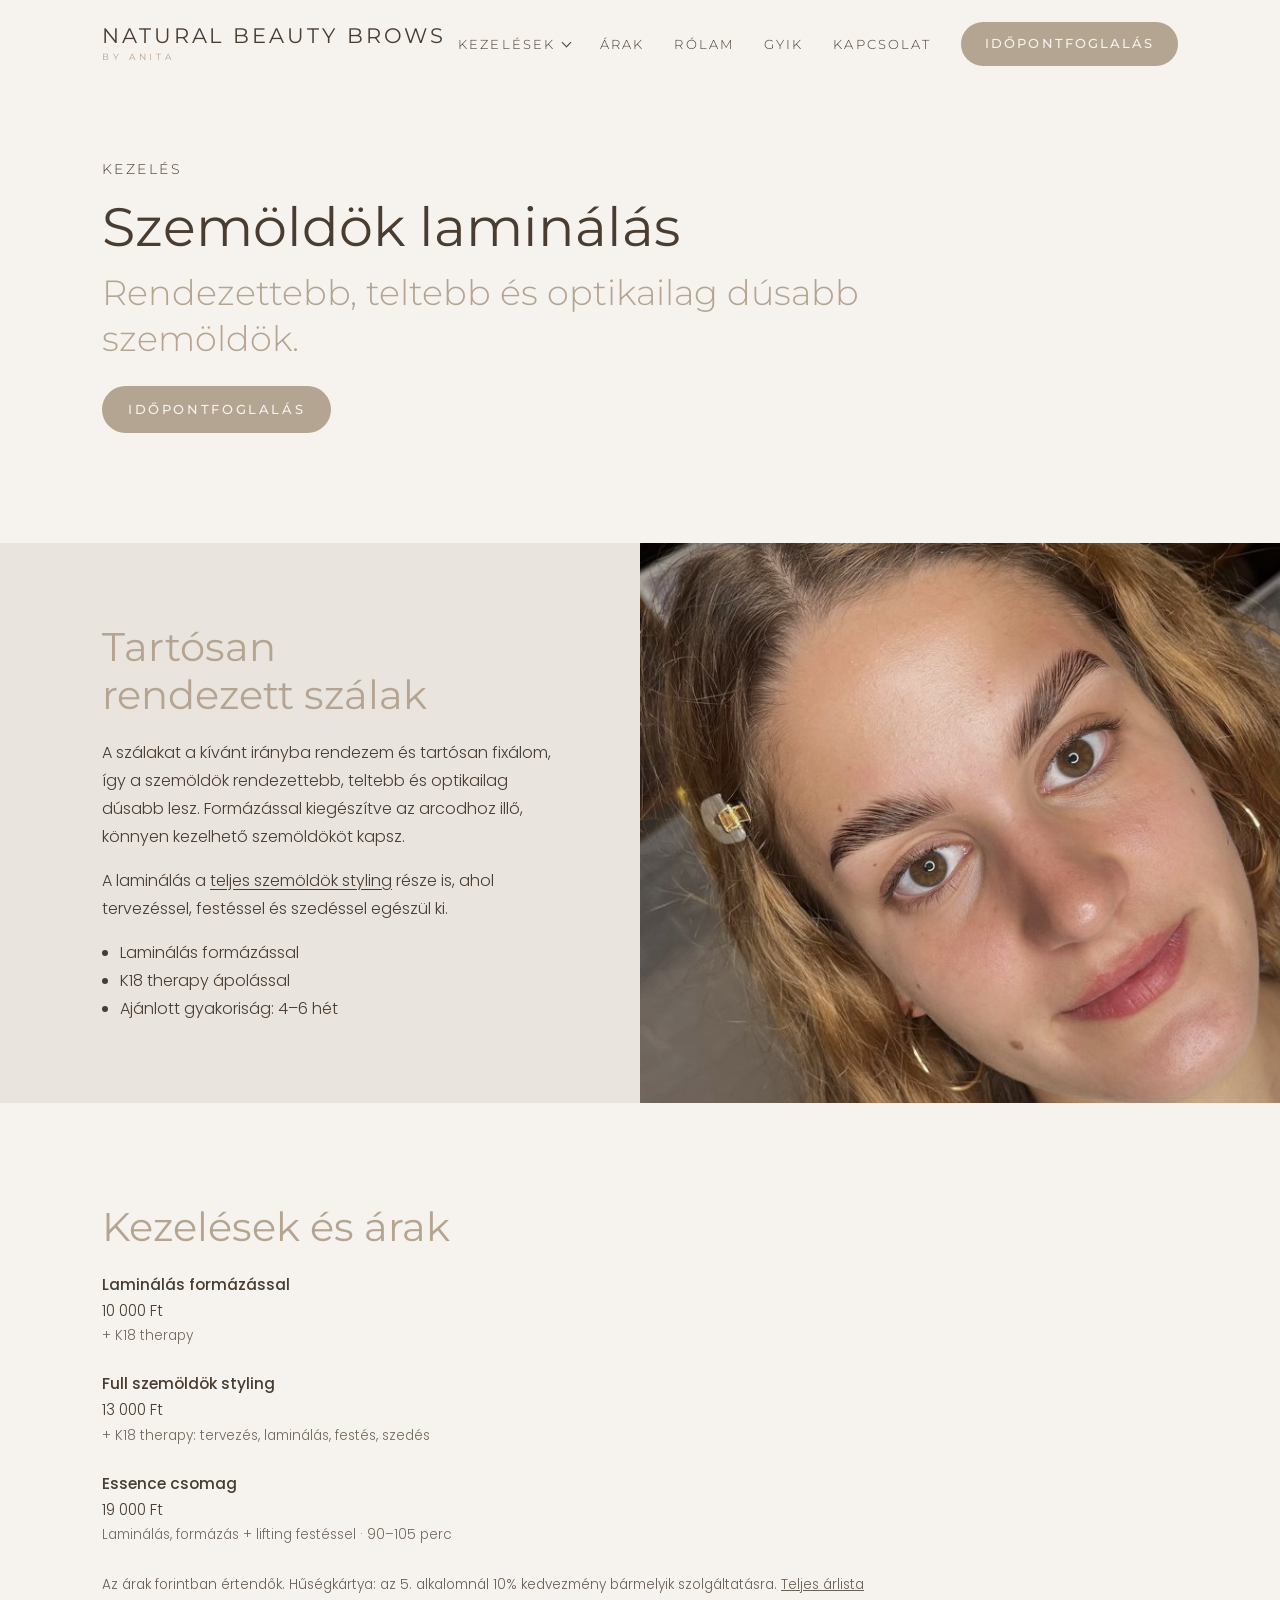
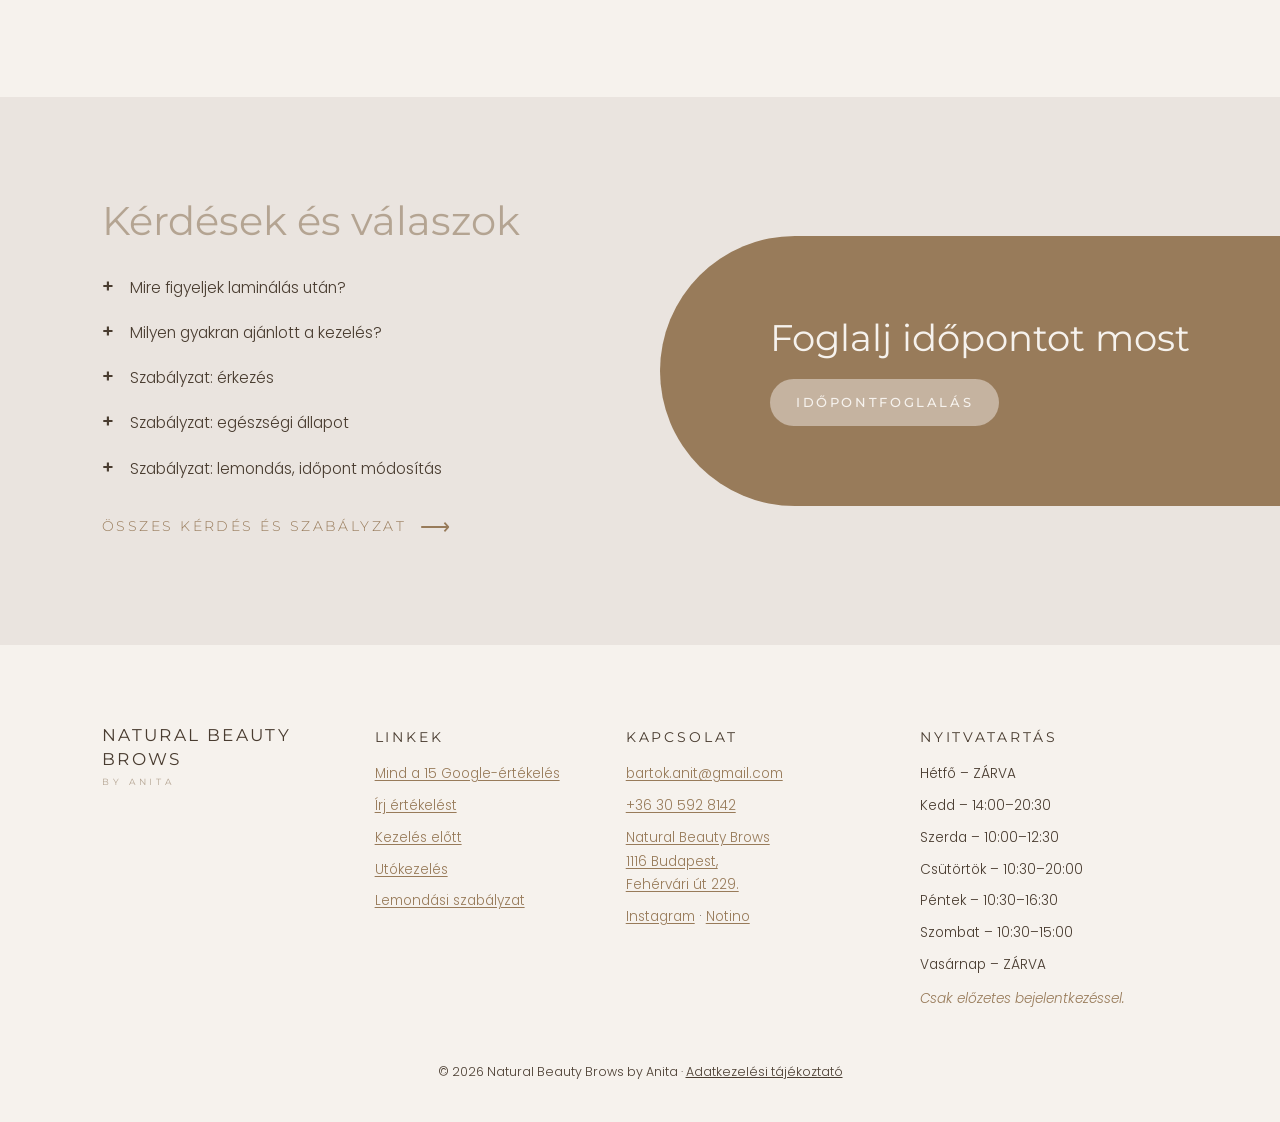
<file: szemoldok-laminalas.html>
<!DOCTYPE html>
<html lang="hu">
<head>
<meta charset="UTF-8">
<meta name="viewport" content="width=device-width, initial-scale=1, viewport-fit=cover">
<title>Szemöldök laminálás – Natural Beauty Brows by Anita, Budapest XI.</title>
<meta name="description" content="Szemöldök laminálás Budapest XI. kerületében, a Fehérvári út 229. alatt. A szálakat a kívánt irányba rendezem és tartósan fixálom, így a szemöldök rendezettebb, teltebb és optikailag dúsabb lesz.">
<link rel="canonical" href="https://naturalbeautybrows.hu/szemoldok-laminalas.html">
<meta property="og:type" content="website">
<meta property="og:site_name" content="Natural Beauty Brows by Anita">
<meta property="og:title" content="Szemöldök laminálás – Natural Beauty Brows by Anita, Budapest XI.">
<meta property="og:description" content="Szemöldök laminálás Budapest XI. kerületében, a Fehérvári út 229. alatt. A szálakat a kívánt irányba rendezem és tartósan fixálom, így a szemöldök rendezettebb, teltebb és optikailag dúsabb lesz.">
<meta property="og:url" content="https://naturalbeautybrows.hu/szemoldok-laminalas.html">
<meta property="og:image" content="https://naturalbeautybrows.hu/img/anita-hero.jpg">
<meta property="og:locale" content="hu_HU">
<link rel="preconnect" href="https://fonts.googleapis.com">
<link rel="preconnect" href="https://fonts.gstatic.com" crossorigin>
<link href="https://fonts.googleapis.com/css2?family=Montserrat:wght@300;400;500;600&family=Poppins:wght@300;400;500&display=swap" rel="stylesheet">
<link rel="stylesheet" href="style.css?v=26">
<link rel="icon" href="favicon.ico?v=1" sizes="any">
<link rel="icon" type="image/png" sizes="32x32" href="img/favicon-32.png?v=1">
<link rel="icon" type="image/png" sizes="192x192" href="img/icon-192.png?v=1">
<link rel="apple-touch-icon" href="apple-touch-icon.png?v=1">
</head>
<body>
<header>
  <div class="wrap nav">
    <a href="./" class="logo">Natural Beauty Brows<small>by Anita</small></a>
    <button class="burger" aria-label="Menü" onclick="document.getElementById('menu').classList.toggle('open')"><span></span><span></span><span></span></button>
    <ul class="menu" id="menu">
      <li class="drop"><a href="./#kezelesek">Kezelések</a>
        <ul class="sub">
          <li><a href="teljes-szemoldok-styling.html">Teljes szemöldök styling</a></li>
          <li><a href="szemoldok-laminalas.html">Szemöldök laminálás</a></li>
          <li><a href="szemoldok-styling.html">Szemöldök styling</a></li>
          <li><a href="szempilla-lifting.html">Szempilla lifting festéssel</a></li>
          <li><a href="koreai-szempilla-lifting.html">Koreai szempilla lifting</a></li>
          <li><a href="spray-tan.html">Spray tan</a></li>
        </ul>
      </li>
      <li><a href="arak.html">Árak</a></li>
      <li><a href="rolam.html">Rólam</a></li>
      <li><a href="gyik.html">GYIK</a></li>
      <li><a href="kapcsolat.html">Kapcsolat</a></li>
      <li><a href="https://partner.notino.com/api/b2c/redirect/salons/detail?salonID=79a9c5e1-0c92-4a29-a56f-100e9ac4893e" class="btn btn-taupe" target="_blank" rel="noopener">Időpontfoglalás</a></li>
    </ul>
  </div>
</header>

<section class="t-head">
  <div class="wrap">
    <span class="eyebrow">Kezelés</span>
    <h1>Szemöldök laminálás</h1>
    <p class="tag">Rendezettebb, teltebb és optikailag dúsabb szemöldök.</p>
    <a href="https://partner.notino.com/api/b2c/redirect/salons/detail?salonID=79a9c5e1-0c92-4a29-a56f-100e9ac4893e" class="btn btn-taupe" target="_blank" rel="noopener">Időpontfoglalás</a>
  </div>
</section>

<section class="split rev alt">
  <div class="media"><img src="img/szemoldok-laminalas-uj.jpg" alt="Szemöldök laminálás eredmény"></div>
  <div class="text inline-links">
    <h2>Tartósan rendezett szálak</h2>
    <p>A szálakat a kívánt irányba rendezem és tartósan fixálom, így a szemöldök rendezettebb, teltebb és optikailag dúsabb lesz. Formázással kiegészítve az arcodhoz illő, könnyen kezelhető szemöldököt kapsz.</p>
    <p>A laminálás a <a href="teljes-szemoldok-styling.html">teljes szemöldök styling</a> része is, ahol tervezéssel, festéssel és szedéssel egészül ki.</p>
    <ul style="margin:1em 0 0 18px"><li>Laminálás formázással</li><li>K18 therapy ápolással</li><li>Ajánlott gyakoriság: 4–6 hét</li></ul>
  </div>
</section>

<section class="sec" id="arak">
  <div class="wrap tlist">
    <h2>Kezelések és árak</h2>
    <div class="item"><b>Laminálás formázással</b><span>10 000 Ft</span><small>+ K18 therapy</small></div>
      <div class="item"><b>Full szemöldök styling</b><span>13 000 Ft</span><small>+ K18 therapy: tervezés, laminálás, festés, szedés</small></div>
      <div class="item"><b>Essence csomag</b><span>19 000 Ft</span><small>Laminálás, formázás + lifting festéssel · 90–105 perc</small></div>
    <p class="note">Az árak forintban értendők. Hűségkártya: az 5. alkalomnál 10% kedvezmény bármelyik szolgáltatásra. <a href="arak.html">Teljes árlista</a></p>
  </div>
</section>

<section class="sec alt">
  <div class="wrap faqwrap">
    <div class="faq">
      <h2>Kérdések és válaszok</h2>
      <details><summary>Mire figyeljek laminálás után?</summary><div><p>24–48 órán belül:</p><ul><li>Ne érje víz, gőz vagy smink</li><li>Ne használj olajos lemosót</li><li>Ne szedd ki a szálakat otthon</li><li>Ne dörzsöld, ne kapard</li></ul></div></details>
<details><summary>Milyen gyakran ajánlott a kezelés?</summary><div><p>Szemöldök styling esetén 4–6 hetente.</p></div></details>
<details><summary>Szabályzat: érkezés</summary><div><p>Kérlek, érkezz pontosan, legfeljebb 5–10 perccel az időpontod előtt. Smink nélküli szemöldökkel és/vagy szempillával gyere, hogy a legjobb eredményt érjük el. A nyugodt légkör miatt kérlek, ne hozz kísérőt.</p></div></details>
<details><summary>Szabályzat: egészségi állapot</summary><div><p>Ha bármilyen bőrproblémád van a kezelendő területen (pl. gyulladás, seb, ekcéma), kérlek, jelezd előre, mert bizonyos esetekben a kezelés nem végezhető el. Glabella botox után 2 hétig nem végzek szemöldök stylingot.</p></div></details>
<details><summary>Szabályzat: lemondás, időpont módosítás</summary><div><p>Az időpont lemondását vagy módosítását legalább 24 órával korábban jelezd. Késői lemondás vagy meg nem jelenés esetén a lefoglalt szolgáltatás teljes összege kiszámlázásra kerül.</p></div></details>
      <a href="gyik.html" class="link-arrow">Összes kérdés és szabályzat</a>
    </div>
    <div class="pill">
      <h2>Foglalj időpontot most</h2>
      <a href="https://partner.notino.com/api/b2c/redirect/salons/detail?salonID=79a9c5e1-0c92-4a29-a56f-100e9ac4893e" class="btn" target="_blank" rel="noopener">Időpontfoglalás</a>
    </div>
  </div>
</section>

<footer>
  <div class="wrap fgrid">
    <div><a href="./" class="logo">Natural Beauty Brows<small>by Anita</small></a></div>
    <div>
      <h4>Linkek</h4>
      <ul class="u">
        <li><a href="https://search.google.com/local/reviews?placeid=ChIJ37Rk8ArdQUcRMbGtdKJhwy0" target="_blank" rel="noopener">Mind a 15 Google-értékelés</a></li>
        <li><a href="https://search.google.com/local/writereview?placeid=ChIJ37Rk8ArdQUcRMbGtdKJhwy0" target="_blank" rel="noopener">Írj értékelést</a></li>
        <li><a href="gyik.html#elotte">Kezelés előtt</a></li>
        <li><a href="gyik.html#utana">Utókezelés</a></li>
        <li><a href="gyik.html#szabalyzat">Lemondási szabályzat</a></li>
      </ul>
    </div>
    <div>
      <h4>Kapcsolat</h4>
      <ul class="u">
        <li><a href="mailto:bartok.anit@gmail.com">bartok.anit@gmail.com</a></li>
        <li><a href="tel:+36305928142">+36 30 592 8142</a></li>
        <li><a href="https://www.google.com/maps/dir/?api=1&amp;destination=Budapest+XI.+Feh%C3%A9rv%C3%A1ri+%C3%BAt+229" target="_blank" rel="noopener">Natural Beauty Brows<br>1116 Budapest,<br>Fehérvári út 229.</a></li>
        <li><a href="https://www.instagram.com/natural_beautybrowsbyanita/" target="_blank" rel="noopener">Instagram</a> · <a href="https://partner.notino.com/api/b2c/redirect/salons/detail?salonID=79a9c5e1-0c92-4a29-a56f-100e9ac4893e" target="_blank" rel="noopener">Notino</a></li>
      </ul>
    </div>
    <div>
      <h4>Nyitvatartás</h4>
      <ul>
        <li>Hétfő – ZÁRVA</li><li>Kedd – 14:00–20:30</li><li>Szerda – 10:00–12:30</li><li>Csütörtök – 10:30–20:00</li><li>Péntek – 10:30–16:30</li><li>Szombat – 10:30–15:00</li><li>Vasárnap – ZÁRVA</li>
      </ul>
      <p class="appt">Csak előzetes bejelentkezéssel.</p>
    </div>
  </div>
  <p class="copy">© 2026 Natural Beauty Brows by Anita · <a href="adatkezeles.html">Adatkezelési tájékoztató</a></p>
</footer>
<script src="lightbox.js?v=1" defer></script>
<div class="mbar"><a href="https://partner.notino.com/api/b2c/redirect/salons/detail?salonID=79a9c5e1-0c92-4a29-a56f-100e9ac4893e" class="btn" target="_blank" rel="noopener">Időpontfoglalás</a></div>
</body>
</html>
</file>
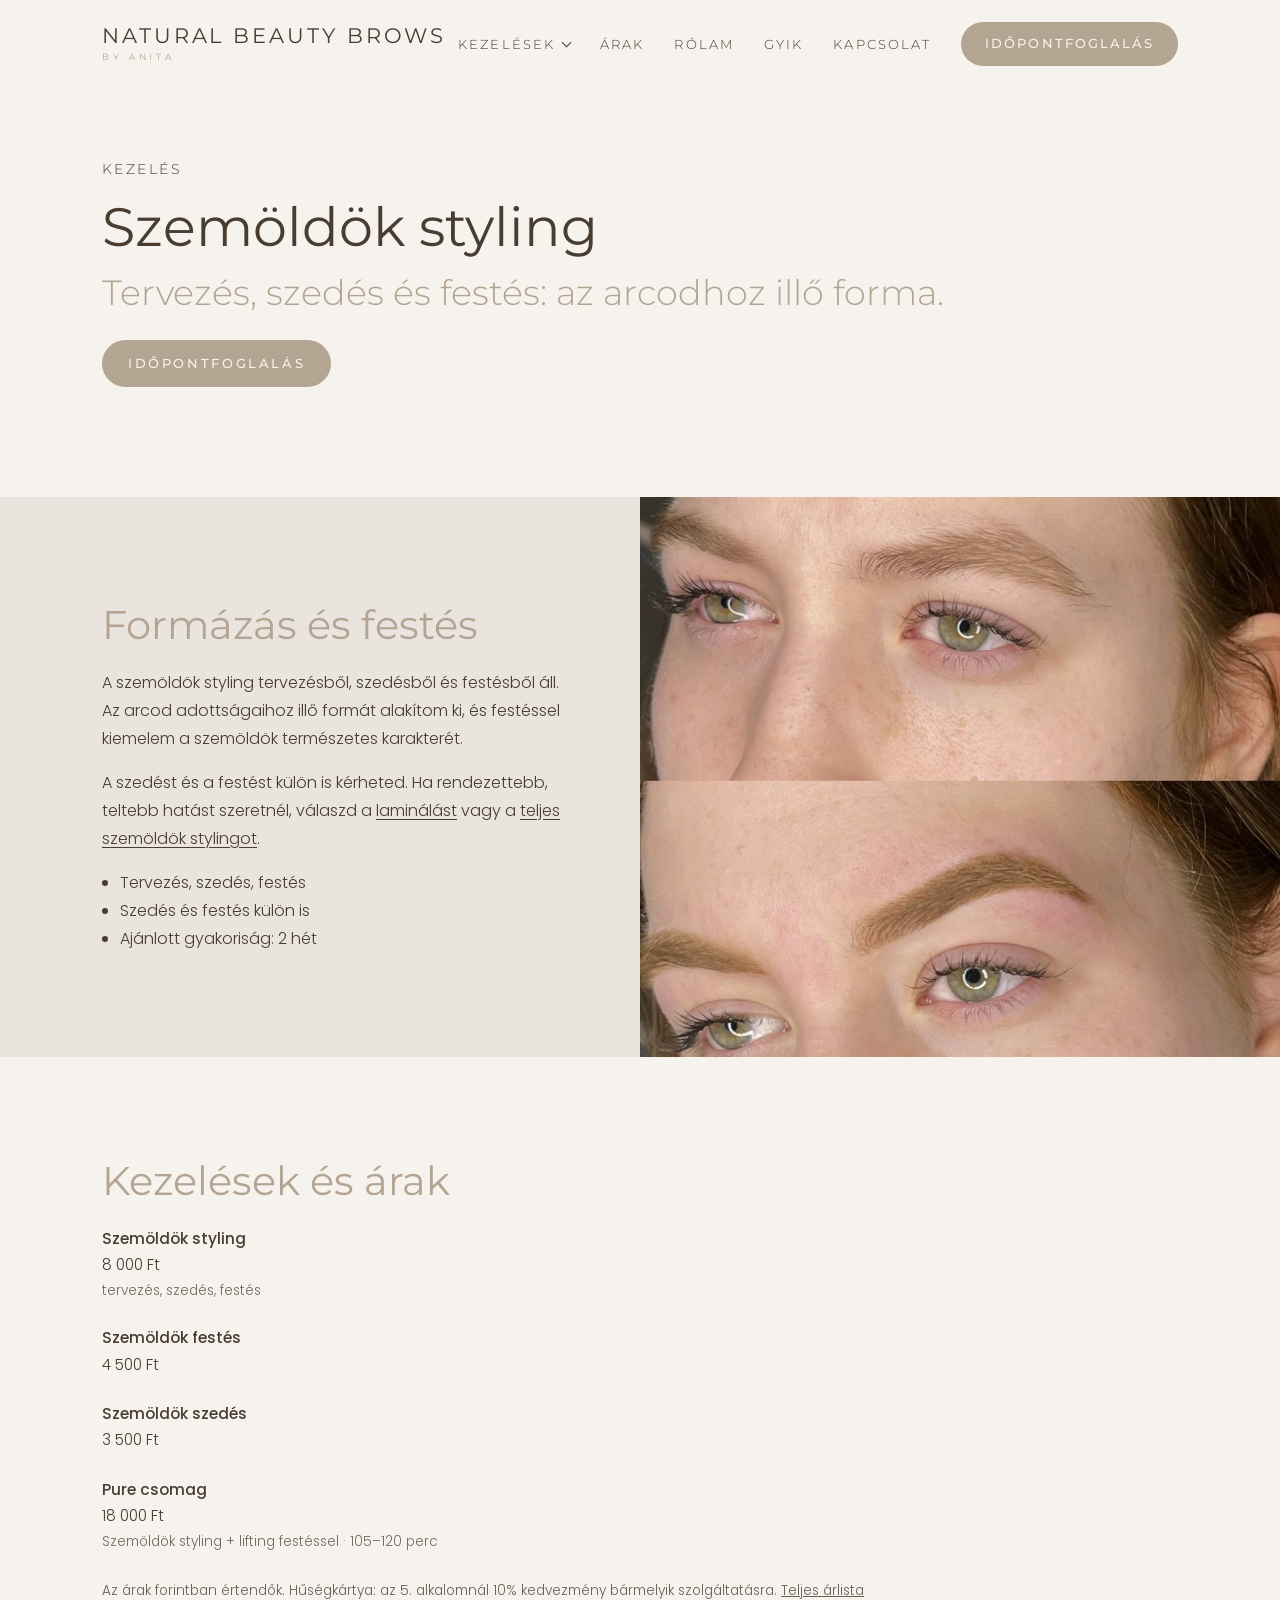
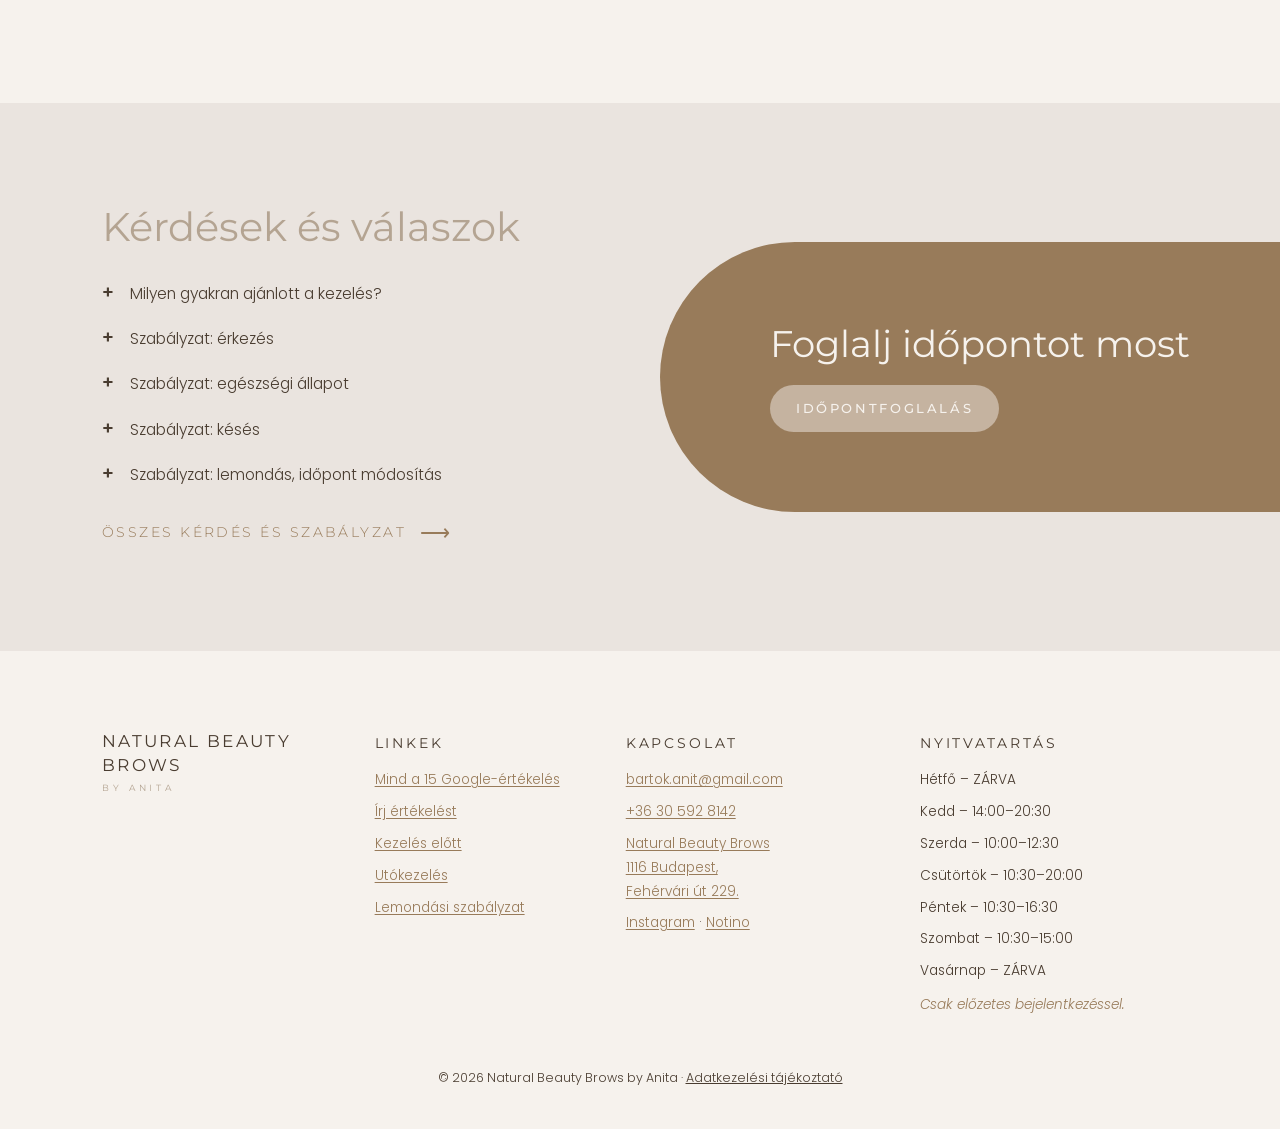
<file: szemoldok-styling.html>
<!DOCTYPE html>
<html lang="hu">
<head>
<meta charset="UTF-8">
<meta name="viewport" content="width=device-width, initial-scale=1, viewport-fit=cover">
<title>Szemöldök styling – Natural Beauty Brows by Anita, Budapest XI.</title>
<meta name="description" content="Szemöldök styling Budapest XI. kerületében, a Fehérvári út 229. alatt. A szemöldök styling tervezésből, szedésből és festésből áll.">
<link rel="canonical" href="https://naturalbeautybrows.hu/szemoldok-styling.html">
<meta property="og:type" content="website">
<meta property="og:site_name" content="Natural Beauty Brows by Anita">
<meta property="og:title" content="Szemöldök styling – Natural Beauty Brows by Anita, Budapest XI.">
<meta property="og:description" content="Szemöldök styling Budapest XI. kerületében, a Fehérvári út 229. alatt. A szemöldök styling tervezésből, szedésből és festésből áll.">
<meta property="og:url" content="https://naturalbeautybrows.hu/szemoldok-styling.html">
<meta property="og:image" content="https://naturalbeautybrows.hu/img/anita-hero.jpg">
<meta property="og:locale" content="hu_HU">
<link rel="preconnect" href="https://fonts.googleapis.com">
<link rel="preconnect" href="https://fonts.gstatic.com" crossorigin>
<link href="https://fonts.googleapis.com/css2?family=Montserrat:wght@300;400;500;600&family=Poppins:wght@300;400;500&display=swap" rel="stylesheet">
<link rel="stylesheet" href="style.css?v=26">
<link rel="icon" href="favicon.ico?v=1" sizes="any">
<link rel="icon" type="image/png" sizes="32x32" href="img/favicon-32.png?v=1">
<link rel="icon" type="image/png" sizes="192x192" href="img/icon-192.png?v=1">
<link rel="apple-touch-icon" href="apple-touch-icon.png?v=1">
</head>
<body>
<header>
  <div class="wrap nav">
    <a href="./" class="logo">Natural Beauty Brows<small>by Anita</small></a>
    <button class="burger" aria-label="Menü" onclick="document.getElementById('menu').classList.toggle('open')"><span></span><span></span><span></span></button>
    <ul class="menu" id="menu">
      <li class="drop"><a href="./#kezelesek">Kezelések</a>
        <ul class="sub">
          <li><a href="teljes-szemoldok-styling.html">Teljes szemöldök styling</a></li>
          <li><a href="szemoldok-laminalas.html">Szemöldök laminálás</a></li>
          <li><a href="szemoldok-styling.html">Szemöldök styling</a></li>
          <li><a href="szempilla-lifting.html">Szempilla lifting festéssel</a></li>
          <li><a href="koreai-szempilla-lifting.html">Koreai szempilla lifting</a></li>
          <li><a href="spray-tan.html">Spray tan</a></li>
        </ul>
      </li>
      <li><a href="arak.html">Árak</a></li>
      <li><a href="rolam.html">Rólam</a></li>
      <li><a href="gyik.html">GYIK</a></li>
      <li><a href="kapcsolat.html">Kapcsolat</a></li>
      <li><a href="https://partner.notino.com/api/b2c/redirect/salons/detail?salonID=79a9c5e1-0c92-4a29-a56f-100e9ac4893e" class="btn btn-taupe" target="_blank" rel="noopener">Időpontfoglalás</a></li>
    </ul>
  </div>
</header>

<section class="t-head">
  <div class="wrap">
    <span class="eyebrow">Kezelés</span>
    <h1>Szemöldök styling</h1>
    <p class="tag">Tervezés, szedés és festés: az arcodhoz illő forma.</p>
    <a href="https://partner.notino.com/api/b2c/redirect/salons/detail?salonID=79a9c5e1-0c92-4a29-a56f-100e9ac4893e" class="btn btn-taupe" target="_blank" rel="noopener">Időpontfoglalás</a>
  </div>
</section>

<section class="split rev alt">
  <div class="media"><img src="img/szemoldok-styling-elotte-utana.jpg" alt="Szemöldök styling előtte–utána"></div>
  <div class="text inline-links">
    <h2>Formázás és festés</h2>
    <p>A szemöldök styling tervezésből, szedésből és festésből áll. Az arcod adottságaihoz illő formát alakítom ki, és festéssel kiemelem a szemöldök természetes karakterét.</p>
    <p>A szedést és a festést külön is kérheted. Ha rendezettebb, teltebb hatást szeretnél, válaszd a <a href="szemoldok-laminalas.html">laminálást</a> vagy a <a href="teljes-szemoldok-styling.html">teljes szemöldök stylingot</a>.</p>
    <ul style="margin:1em 0 0 18px"><li>Tervezés, szedés, festés</li><li>Szedés és festés külön is</li><li>Ajánlott gyakoriság: 2 hét</li></ul>
  </div>
</section>

<section class="sec" id="arak">
  <div class="wrap tlist">
    <h2>Kezelések és árak</h2>
    <div class="item"><b>Szemöldök styling</b><span>8 000 Ft</span><small>tervezés, szedés, festés</small></div>
      <div class="item"><b>Szemöldök festés</b><span>4 500 Ft</span></div>
      <div class="item"><b>Szemöldök szedés</b><span>3 500 Ft</span></div>
      <div class="item"><b>Pure csomag</b><span>18 000 Ft</span><small>Szemöldök styling + lifting festéssel · 105–120 perc</small></div>
    <p class="note">Az árak forintban értendők. Hűségkártya: az 5. alkalomnál 10% kedvezmény bármelyik szolgáltatásra. <a href="arak.html">Teljes árlista</a></p>
  </div>
</section>

<section class="sec alt">
  <div class="wrap faqwrap">
    <div class="faq">
      <h2>Kérdések és válaszok</h2>
      <details><summary>Milyen gyakran ajánlott a kezelés?</summary><div><p>Szemöldök styling esetén 2 hetente.</p></div></details>
<details><summary>Szabályzat: érkezés</summary><div><p>Kérlek, érkezz pontosan, legfeljebb 5–10 perccel az időpontod előtt. Smink nélküli szemöldökkel és/vagy szempillával gyere, hogy a legjobb eredményt érjük el. A nyugodt légkör miatt kérlek, ne hozz kísérőt.</p></div></details>
<details><summary>Szabályzat: egészségi állapot</summary><div><p>Ha bármilyen bőrproblémád van a kezelendő területen (pl. gyulladás, seb, ekcéma), kérlek, jelezd előre, mert bizonyos esetekben a kezelés nem végezhető el. Glabella botox után 2 hétig nem végzek szemöldök stylingot.</p></div></details>
<details><summary>Szabályzat: késés</summary><div><p>Minden esetben jelezd előre, ha késel, és hogy mennyit. Ha a késés meghaladja a 10–15 percet, nem tudom elvégezni a teljes szolgáltatást, mert ez befolyásolja a nap további beosztását.</p></div></details>
<details><summary>Szabályzat: lemondás, időpont módosítás</summary><div><p>Az időpont lemondását vagy módosítását legalább 24 órával korábban jelezd. Késői lemondás vagy meg nem jelenés esetén a lefoglalt szolgáltatás teljes összege kiszámlázásra kerül.</p></div></details>
      <a href="gyik.html" class="link-arrow">Összes kérdés és szabályzat</a>
    </div>
    <div class="pill">
      <h2>Foglalj időpontot most</h2>
      <a href="https://partner.notino.com/api/b2c/redirect/salons/detail?salonID=79a9c5e1-0c92-4a29-a56f-100e9ac4893e" class="btn" target="_blank" rel="noopener">Időpontfoglalás</a>
    </div>
  </div>
</section>

<footer>
  <div class="wrap fgrid">
    <div><a href="./" class="logo">Natural Beauty Brows<small>by Anita</small></a></div>
    <div>
      <h4>Linkek</h4>
      <ul class="u">
        <li><a href="https://search.google.com/local/reviews?placeid=ChIJ37Rk8ArdQUcRMbGtdKJhwy0" target="_blank" rel="noopener">Mind a 15 Google-értékelés</a></li>
        <li><a href="https://search.google.com/local/writereview?placeid=ChIJ37Rk8ArdQUcRMbGtdKJhwy0" target="_blank" rel="noopener">Írj értékelést</a></li>
        <li><a href="gyik.html#elotte">Kezelés előtt</a></li>
        <li><a href="gyik.html#utana">Utókezelés</a></li>
        <li><a href="gyik.html#szabalyzat">Lemondási szabályzat</a></li>
      </ul>
    </div>
    <div>
      <h4>Kapcsolat</h4>
      <ul class="u">
        <li><a href="mailto:bartok.anit@gmail.com">bartok.anit@gmail.com</a></li>
        <li><a href="tel:+36305928142">+36 30 592 8142</a></li>
        <li><a href="https://www.google.com/maps/dir/?api=1&amp;destination=Budapest+XI.+Feh%C3%A9rv%C3%A1ri+%C3%BAt+229" target="_blank" rel="noopener">Natural Beauty Brows<br>1116 Budapest,<br>Fehérvári út 229.</a></li>
        <li><a href="https://www.instagram.com/natural_beautybrowsbyanita/" target="_blank" rel="noopener">Instagram</a> · <a href="https://partner.notino.com/api/b2c/redirect/salons/detail?salonID=79a9c5e1-0c92-4a29-a56f-100e9ac4893e" target="_blank" rel="noopener">Notino</a></li>
      </ul>
    </div>
    <div>
      <h4>Nyitvatartás</h4>
      <ul>
        <li>Hétfő – ZÁRVA</li><li>Kedd – 14:00–20:30</li><li>Szerda – 10:00–12:30</li><li>Csütörtök – 10:30–20:00</li><li>Péntek – 10:30–16:30</li><li>Szombat – 10:30–15:00</li><li>Vasárnap – ZÁRVA</li>
      </ul>
      <p class="appt">Csak előzetes bejelentkezéssel.</p>
    </div>
  </div>
  <p class="copy">© 2026 Natural Beauty Brows by Anita · <a href="adatkezeles.html">Adatkezelési tájékoztató</a></p>
</footer>
<script src="lightbox.js?v=1" defer></script>
<div class="mbar"><a href="https://partner.notino.com/api/b2c/redirect/salons/detail?salonID=79a9c5e1-0c92-4a29-a56f-100e9ac4893e" class="btn" target="_blank" rel="noopener">Időpontfoglalás</a></div>
</body>
</html>
</file>
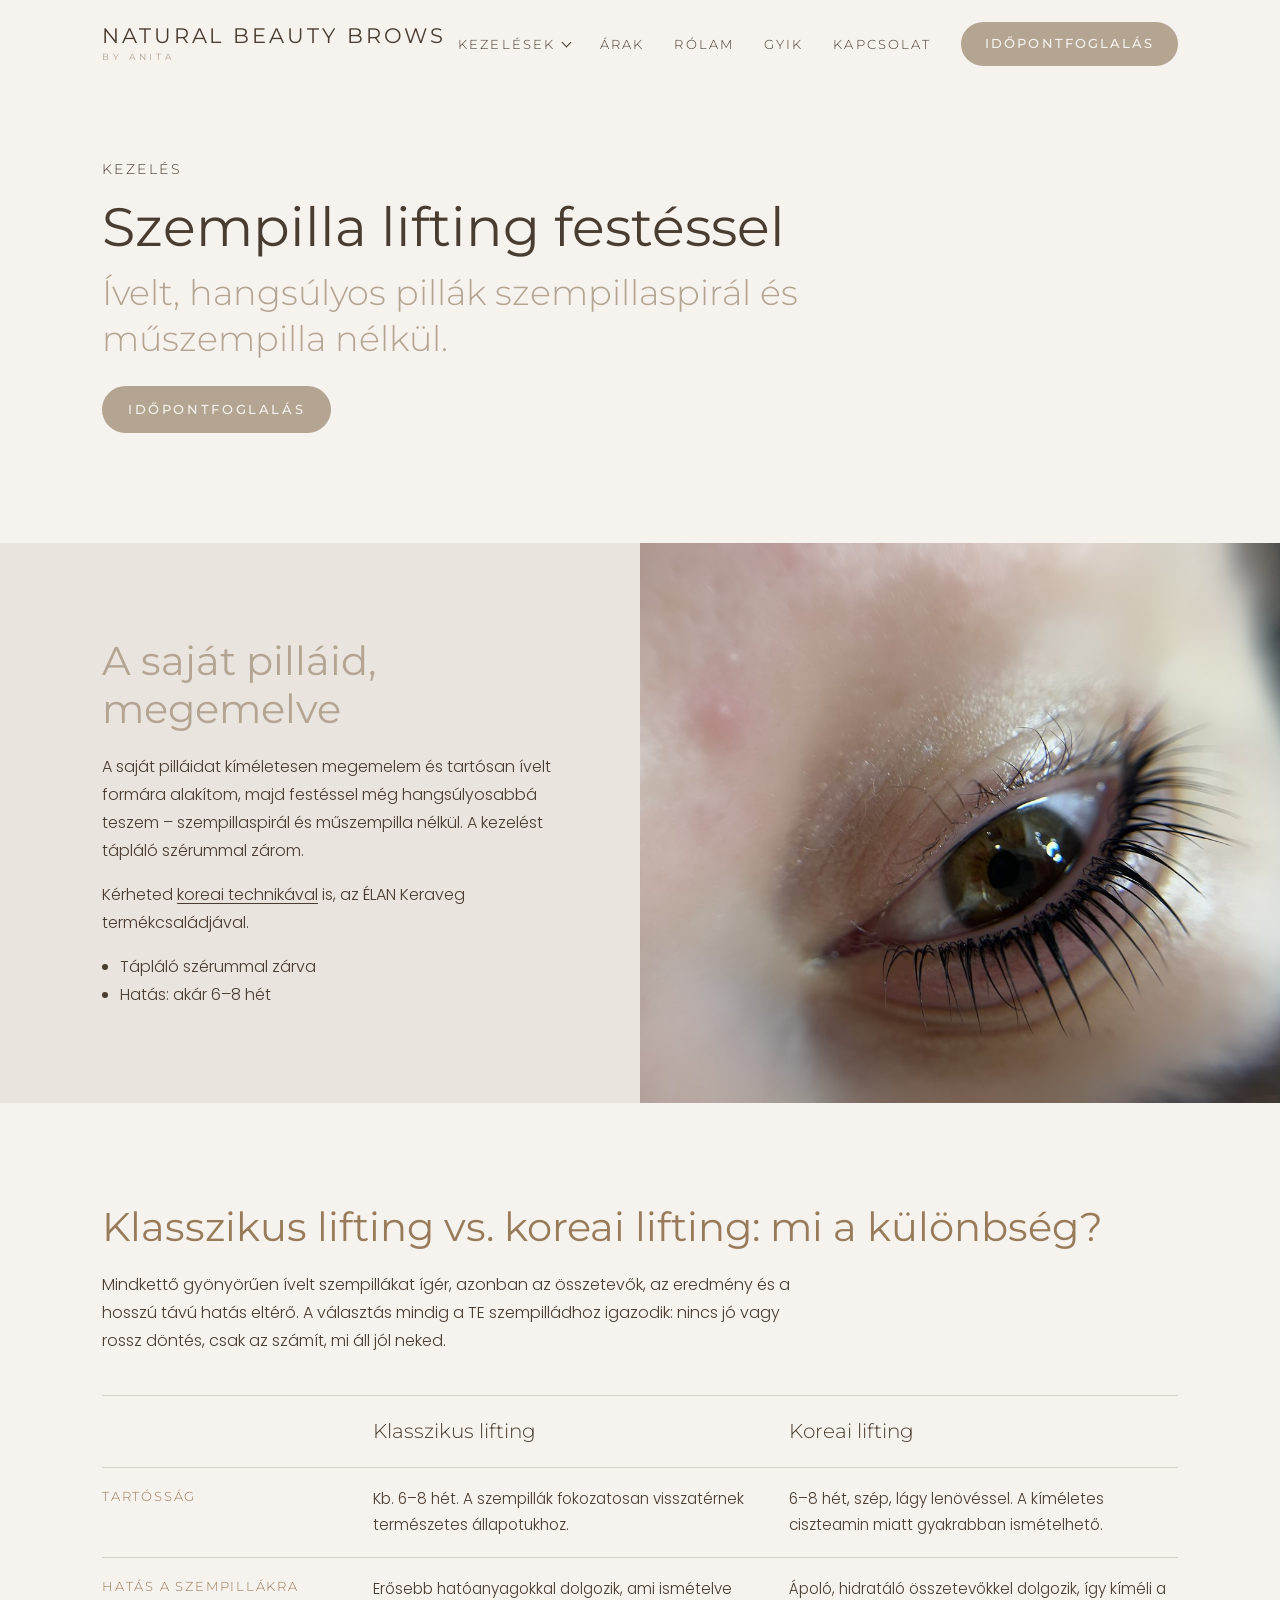
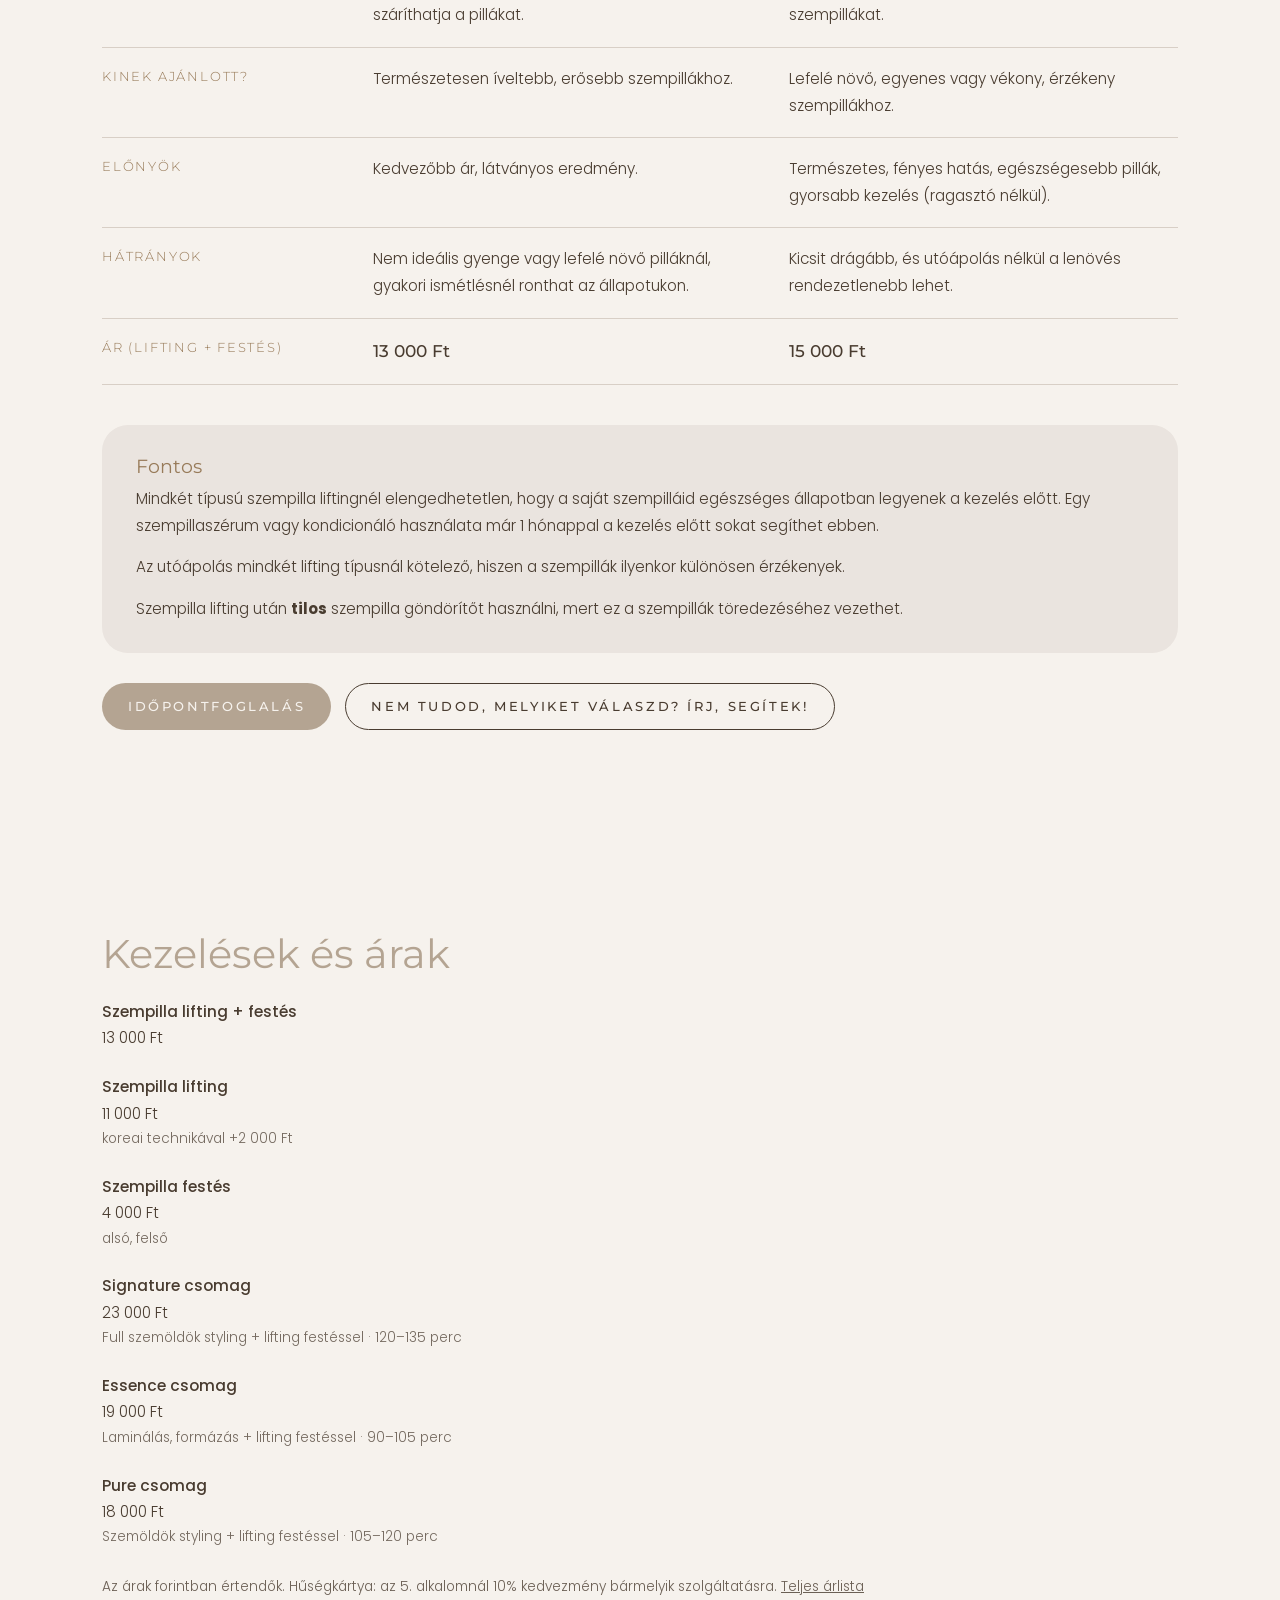
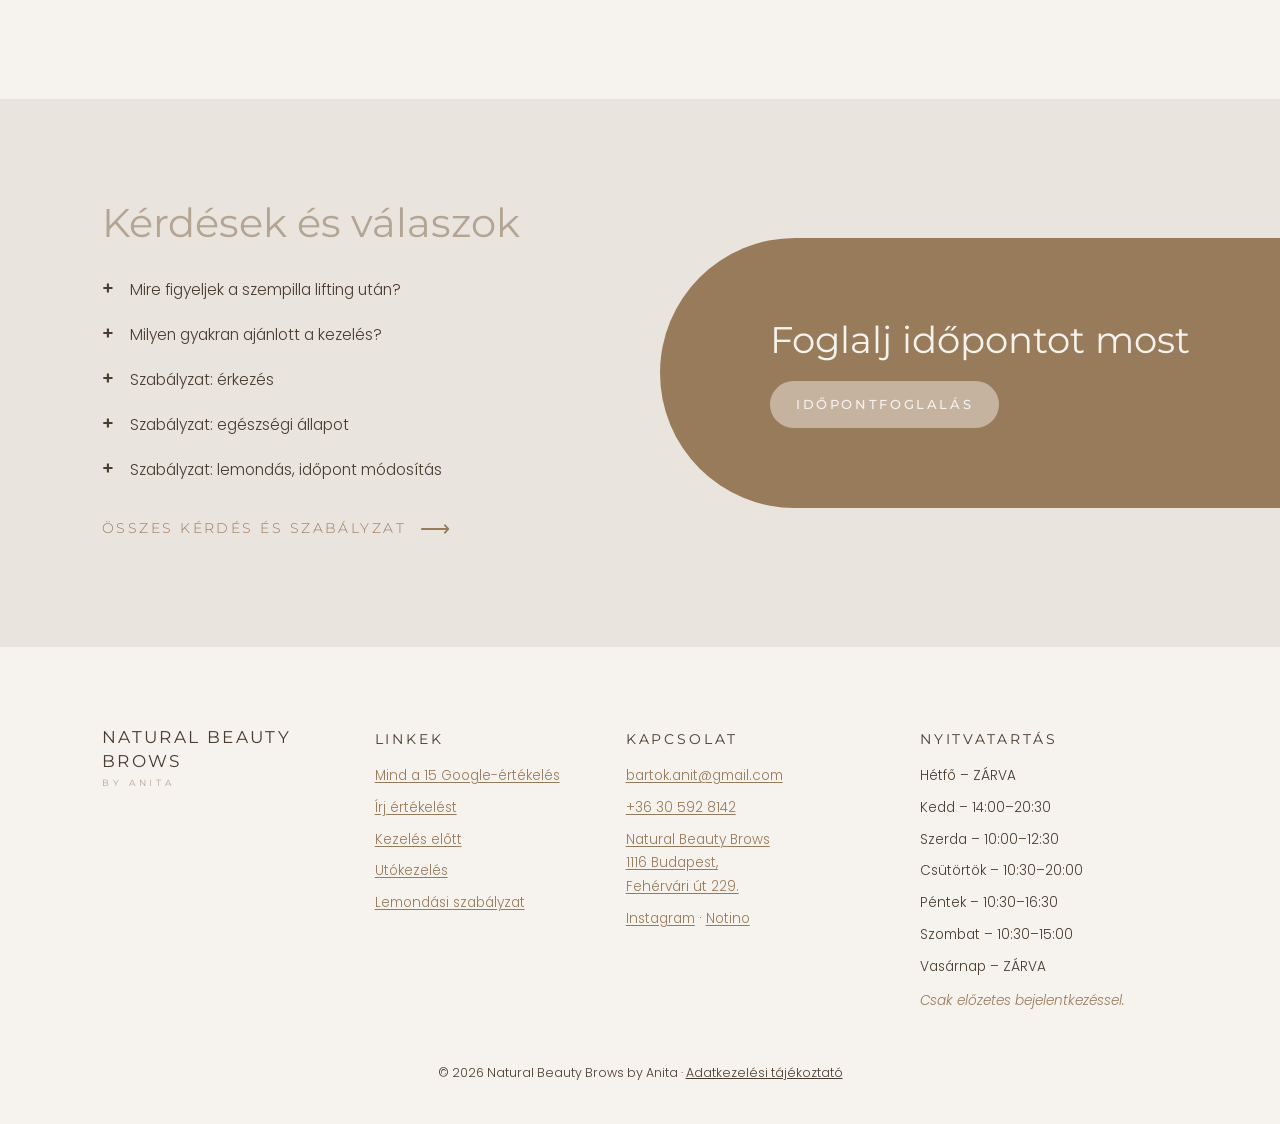
<file: szempilla-lifting.html>
<!DOCTYPE html>
<html lang="hu">
<head>
<meta charset="UTF-8">
<meta name="viewport" content="width=device-width, initial-scale=1, viewport-fit=cover">
<title>Szempilla lifting festéssel – Natural Beauty Brows by Anita, Budapest XI.</title>
<meta name="description" content="Szempilla lifting festéssel Budapest XI. kerületében, a Fehérvári út 229. alatt. A saját pilláidat kíméletesen megemelem és tartósan ívelt formára alakítom, majd festéssel még hangsúlyosabbá teszem – szempillaspirál és műszempilla nélkül.">
<link rel="canonical" href="https://naturalbeautybrows.hu/szempilla-lifting.html">
<meta property="og:type" content="website">
<meta property="og:site_name" content="Natural Beauty Brows by Anita">
<meta property="og:title" content="Szempilla lifting festéssel – Natural Beauty Brows by Anita, Budapest XI.">
<meta property="og:description" content="Szempilla lifting festéssel Budapest XI. kerületében, a Fehérvári út 229. alatt. A saját pilláidat kíméletesen megemelem és tartósan ívelt formára alakítom, majd festéssel még hangsúlyosabbá teszem – szempillaspirál és műszempilla nélkül.">
<meta property="og:url" content="https://naturalbeautybrows.hu/szempilla-lifting.html">
<meta property="og:image" content="https://naturalbeautybrows.hu/img/anita-hero.jpg">
<meta property="og:locale" content="hu_HU">
<link rel="preconnect" href="https://fonts.googleapis.com">
<link rel="preconnect" href="https://fonts.gstatic.com" crossorigin>
<link href="https://fonts.googleapis.com/css2?family=Montserrat:wght@300;400;500;600&family=Poppins:wght@300;400;500&display=swap" rel="stylesheet">
<link rel="stylesheet" href="style.css?v=26">
<link rel="icon" href="favicon.ico?v=1" sizes="any">
<link rel="icon" type="image/png" sizes="32x32" href="img/favicon-32.png?v=1">
<link rel="icon" type="image/png" sizes="192x192" href="img/icon-192.png?v=1">
<link rel="apple-touch-icon" href="apple-touch-icon.png?v=1">
</head>
<body>
<header>
  <div class="wrap nav">
    <a href="./" class="logo">Natural Beauty Brows<small>by Anita</small></a>
    <button class="burger" aria-label="Menü" onclick="document.getElementById('menu').classList.toggle('open')"><span></span><span></span><span></span></button>
    <ul class="menu" id="menu">
      <li class="drop"><a href="./#kezelesek">Kezelések</a>
        <ul class="sub">
          <li><a href="teljes-szemoldok-styling.html">Teljes szemöldök styling</a></li>
          <li><a href="szemoldok-laminalas.html">Szemöldök laminálás</a></li>
          <li><a href="szemoldok-styling.html">Szemöldök styling</a></li>
          <li><a href="szempilla-lifting.html">Szempilla lifting festéssel</a></li>
          <li><a href="koreai-szempilla-lifting.html">Koreai szempilla lifting</a></li>
          <li><a href="spray-tan.html">Spray tan</a></li>
        </ul>
      </li>
      <li><a href="arak.html">Árak</a></li>
      <li><a href="rolam.html">Rólam</a></li>
      <li><a href="gyik.html">GYIK</a></li>
      <li><a href="kapcsolat.html">Kapcsolat</a></li>
      <li><a href="https://partner.notino.com/api/b2c/redirect/salons/detail?salonID=79a9c5e1-0c92-4a29-a56f-100e9ac4893e" class="btn btn-taupe" target="_blank" rel="noopener">Időpontfoglalás</a></li>
    </ul>
  </div>
</header>

<section class="t-head">
  <div class="wrap">
    <span class="eyebrow">Kezelés</span>
    <h1>Szempilla lifting festéssel</h1>
    <p class="tag">Ívelt, hangsúlyos pillák szempillaspirál és műszempilla nélkül.</p>
    <a href="https://partner.notino.com/api/b2c/redirect/salons/detail?salonID=79a9c5e1-0c92-4a29-a56f-100e9ac4893e" class="btn btn-taupe" target="_blank" rel="noopener">Időpontfoglalás</a>
  </div>
</section>

<section class="split rev alt">
  <div class="media"><img src="img/szempilla-lifting-uj.jpg" alt="Szempilla lifting festéssel"></div>
  <div class="text inline-links">
    <h2>A saját pilláid, megemelve</h2>
    <p>A saját pilláidat kíméletesen megemelem és tartósan ívelt formára alakítom, majd festéssel még hangsúlyosabbá teszem – szempillaspirál és műszempilla nélkül. A kezelést tápláló szérummal zárom.</p>
    <p>Kérheted <a href="koreai-szempilla-lifting.html">koreai technikával</a> is, az ÉLAN Keraveg termékcsaládjával.</p>
    <ul style="margin:1em 0 0 18px"><li>Tápláló szérummal zárva</li><li>Hatás: akár 6–8 hét</li></ul>
  </div>
</section>


<section class="sec" id="klasszikus-vs-koreai">
  <div class="wrap">
    <h2 class="brown">Klasszikus lifting vs. koreai lifting: mi a különbség?</h2>
    <p class="intro-text">Mindkettő gyönyörűen ívelt szempillákat ígér, azonban az összetevők, az eredmény és a hosszú távú hatás eltérő. A választás mindig a TE szempilládhoz igazodik: nincs jó vagy rossz döntés, csak az számít, mi áll jól neked.</p>
    <div class="cmp">
      <div class="cmp-row cmp-head"><div class="cmp-k"></div><div class="cmp-v"><a href="szempilla-lifting.html">Klasszikus lifting</a></div><div class="cmp-v"><a href="koreai-szempilla-lifting.html">Koreai lifting</a></div></div>
      <div class="cmp-row"><div class="cmp-k">Tartósság</div><div class="cmp-v" data-l="Klasszikus lifting">Kb. 6–8 hét. A szempillák fokozatosan visszatérnek természetes állapotukhoz.</div><div class="cmp-v" data-l="Koreai lifting">6–8 hét, szép, lágy lenövéssel. A kíméletes ciszteamin miatt gyakrabban ismételhető.</div></div>
      <div class="cmp-row"><div class="cmp-k">Hatás a szempillákra</div><div class="cmp-v" data-l="Klasszikus lifting">Erősebb hatóanyagokkal dolgozik, ami ismételve száríthatja a pillákat.</div><div class="cmp-v" data-l="Koreai lifting">Ápoló, hidratáló összetevőkkel dolgozik, így kíméli a szempillákat.</div></div>
      <div class="cmp-row"><div class="cmp-k">Kinek ajánlott?</div><div class="cmp-v" data-l="Klasszikus lifting">Természetesen íveltebb, erősebb szempillákhoz.</div><div class="cmp-v" data-l="Koreai lifting">Lefelé növő, egyenes vagy vékony, érzékeny szempillákhoz.</div></div>
      <div class="cmp-row"><div class="cmp-k">Előnyök</div><div class="cmp-v" data-l="Klasszikus lifting">Kedvezőbb ár, látványos eredmény.</div><div class="cmp-v" data-l="Koreai lifting">Természetes, fényes hatás, egészségesebb pillák, gyorsabb kezelés (ragasztó nélkül).</div></div>
      <div class="cmp-row"><div class="cmp-k">Hátrányok</div><div class="cmp-v" data-l="Klasszikus lifting">Nem ideális gyenge vagy lefelé növő pilláknál, gyakori ismétlésnél ronthat az állapotukon.</div><div class="cmp-v" data-l="Koreai lifting">Kicsit drágább, és utóápolás nélkül a lenövés rendezetlenebb lehet.</div></div>
      <div class="cmp-row"><div class="cmp-k">Ár (lifting + festés)</div><div class="cmp-v" data-l="Klasszikus lifting">13 000 Ft</div><div class="cmp-v" data-l="Koreai lifting">15 000 Ft</div></div>
    </div>
    <div class="cmp-note">
      <h3>Fontos</h3>
      <p>Mindkét típusú szempilla liftingnél elengedhetetlen, hogy a saját szempilláid egészséges állapotban legyenek a kezelés előtt. Egy szempillaszérum vagy kondicionáló használata már 1 hónappal a kezelés előtt sokat segíthet ebben.</p>
      <p>Az utóápolás mindkét lifting típusnál kötelező, hiszen a szempillák ilyenkor különösen érzékenyek.</p>
      <p>Szempilla lifting után <b>tilos</b> szempilla göndörítőt használni, mert ez a szempillák töredezéséhez vezethet.</p>
    </div>
    <div class="btns">
      <a href="https://partner.notino.com/api/b2c/redirect/salons/detail?salonID=79a9c5e1-0c92-4a29-a56f-100e9ac4893e" class="btn btn-taupe" target="_blank" rel="noopener">Időpontfoglalás</a>
      <a href="https://www.instagram.com/natural_beautybrowsbyanita/" class="btn btn-line" target="_blank" rel="noopener">Nem tudod, melyiket válaszd? Írj, segítek!</a>
    </div>
  </div>
</section>
<section class="sec" id="arak">
  <div class="wrap tlist">
    <h2>Kezelések és árak</h2>
    <div class="item"><b>Szempilla lifting + festés</b><span>13 000 Ft</span></div>
      <div class="item"><b>Szempilla lifting</b><span>11 000 Ft</span><small>koreai technikával +2 000 Ft</small></div>
      <div class="item"><b>Szempilla festés</b><span>4 000 Ft</span><small>alsó, felső</small></div>
      <div class="item"><b>Signature csomag</b><span>23 000 Ft</span><small>Full szemöldök styling + lifting festéssel · 120–135 perc</small></div>
      <div class="item"><b>Essence csomag</b><span>19 000 Ft</span><small>Laminálás, formázás + lifting festéssel · 90–105 perc</small></div>
      <div class="item"><b>Pure csomag</b><span>18 000 Ft</span><small>Szemöldök styling + lifting festéssel · 105–120 perc</small></div>
    <p class="note">Az árak forintban értendők. Hűségkártya: az 5. alkalomnál 10% kedvezmény bármelyik szolgáltatásra. <a href="arak.html">Teljes árlista</a></p>
  </div>
</section>

<section class="sec alt">
  <div class="wrap faqwrap">
    <div class="faq">
      <h2>Kérdések és válaszok</h2>
      <details><summary>Mire figyeljek a szempilla lifting után?</summary><div><p>24–48 órán belül:</p><ul><li>Ne érje víz vagy gőz</li><li>Kerüld az olajos termékeket legalább 48 óráig</li><li>Ne dörzsöld, ne aludj rajta</li><li>Ne spirálozd</li></ul></div></details>
<details><summary>Milyen gyakran ajánlott a kezelés?</summary><div><p>Szempilla lifting esetén 6–8 hetente.</p></div></details>
<details><summary>Szabályzat: érkezés</summary><div><p>Kérlek, érkezz pontosan, legfeljebb 5–10 perccel az időpontod előtt. Smink nélküli szemöldökkel és/vagy szempillával gyere, hogy a legjobb eredményt érjük el. A nyugodt légkör miatt kérlek, ne hozz kísérőt.</p></div></details>
<details><summary>Szabályzat: egészségi állapot</summary><div><p>Ha bármilyen bőrproblémád van a kezelendő területen (pl. gyulladás, seb, ekcéma), kérlek, jelezd előre, mert bizonyos esetekben a kezelés nem végezhető el. Glabella botox után 2 hétig nem végzek szemöldök stylingot.</p></div></details>
<details><summary>Szabályzat: lemondás, időpont módosítás</summary><div><p>Az időpont lemondását vagy módosítását legalább 24 órával korábban jelezd. Késői lemondás vagy meg nem jelenés esetén a lefoglalt szolgáltatás teljes összege kiszámlázásra kerül.</p></div></details>
      <a href="gyik.html" class="link-arrow">Összes kérdés és szabályzat</a>
    </div>
    <div class="pill">
      <h2>Foglalj időpontot most</h2>
      <a href="https://partner.notino.com/api/b2c/redirect/salons/detail?salonID=79a9c5e1-0c92-4a29-a56f-100e9ac4893e" class="btn" target="_blank" rel="noopener">Időpontfoglalás</a>
    </div>
  </div>
</section>

<footer>
  <div class="wrap fgrid">
    <div><a href="./" class="logo">Natural Beauty Brows<small>by Anita</small></a></div>
    <div>
      <h4>Linkek</h4>
      <ul class="u">
        <li><a href="https://search.google.com/local/reviews?placeid=ChIJ37Rk8ArdQUcRMbGtdKJhwy0" target="_blank" rel="noopener">Mind a 15 Google-értékelés</a></li>
        <li><a href="https://search.google.com/local/writereview?placeid=ChIJ37Rk8ArdQUcRMbGtdKJhwy0" target="_blank" rel="noopener">Írj értékelést</a></li>
        <li><a href="gyik.html#elotte">Kezelés előtt</a></li>
        <li><a href="gyik.html#utana">Utókezelés</a></li>
        <li><a href="gyik.html#szabalyzat">Lemondási szabályzat</a></li>
      </ul>
    </div>
    <div>
      <h4>Kapcsolat</h4>
      <ul class="u">
        <li><a href="mailto:bartok.anit@gmail.com">bartok.anit@gmail.com</a></li>
        <li><a href="tel:+36305928142">+36 30 592 8142</a></li>
        <li><a href="https://www.google.com/maps/dir/?api=1&amp;destination=Budapest+XI.+Feh%C3%A9rv%C3%A1ri+%C3%BAt+229" target="_blank" rel="noopener">Natural Beauty Brows<br>1116 Budapest,<br>Fehérvári út 229.</a></li>
        <li><a href="https://www.instagram.com/natural_beautybrowsbyanita/" target="_blank" rel="noopener">Instagram</a> · <a href="https://partner.notino.com/api/b2c/redirect/salons/detail?salonID=79a9c5e1-0c92-4a29-a56f-100e9ac4893e" target="_blank" rel="noopener">Notino</a></li>
      </ul>
    </div>
    <div>
      <h4>Nyitvatartás</h4>
      <ul>
        <li>Hétfő – ZÁRVA</li><li>Kedd – 14:00–20:30</li><li>Szerda – 10:00–12:30</li><li>Csütörtök – 10:30–20:00</li><li>Péntek – 10:30–16:30</li><li>Szombat – 10:30–15:00</li><li>Vasárnap – ZÁRVA</li>
      </ul>
      <p class="appt">Csak előzetes bejelentkezéssel.</p>
    </div>
  </div>
  <p class="copy">© 2026 Natural Beauty Brows by Anita · <a href="adatkezeles.html">Adatkezelési tájékoztató</a></p>
</footer>
<script src="lightbox.js?v=1" defer></script>
<div class="mbar"><a href="https://partner.notino.com/api/b2c/redirect/salons/detail?salonID=79a9c5e1-0c92-4a29-a56f-100e9ac4893e" class="btn" target="_blank" rel="noopener">Időpontfoglalás</a></div>
</body>
</html>
</file>
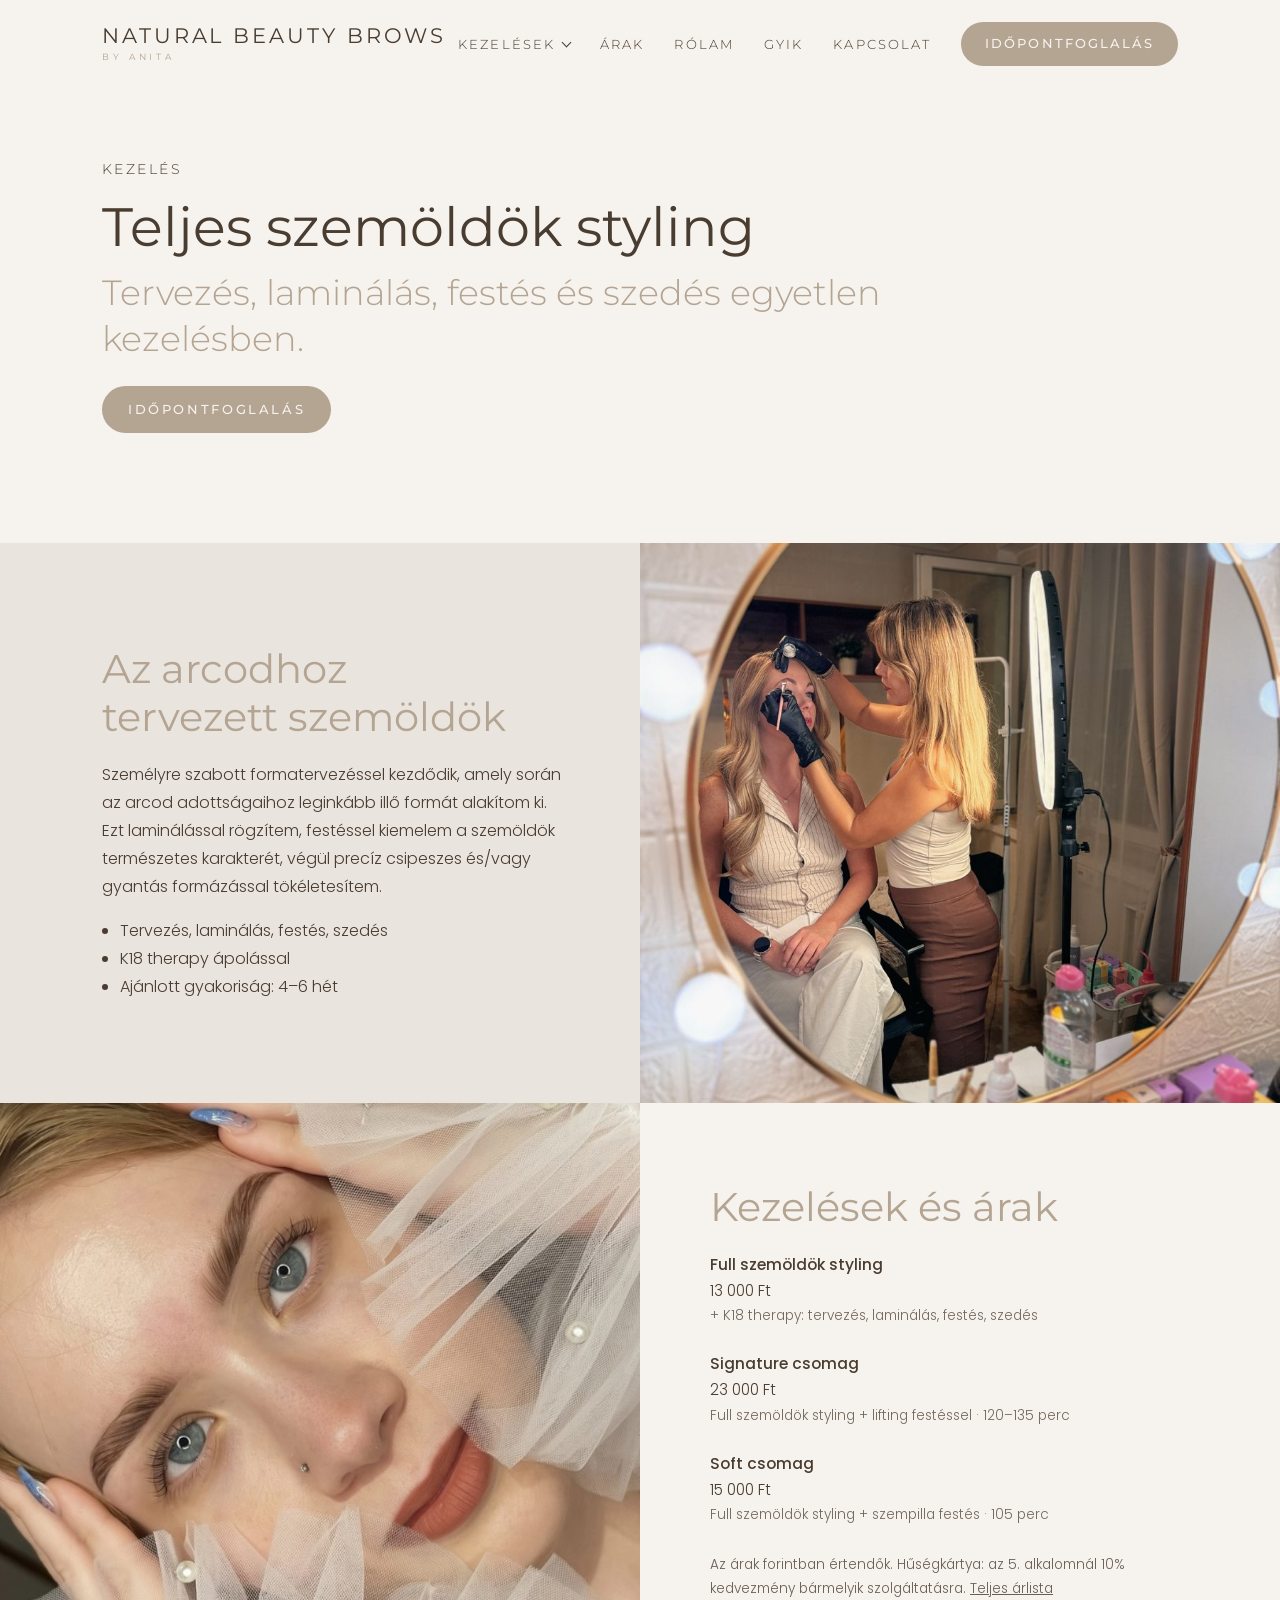
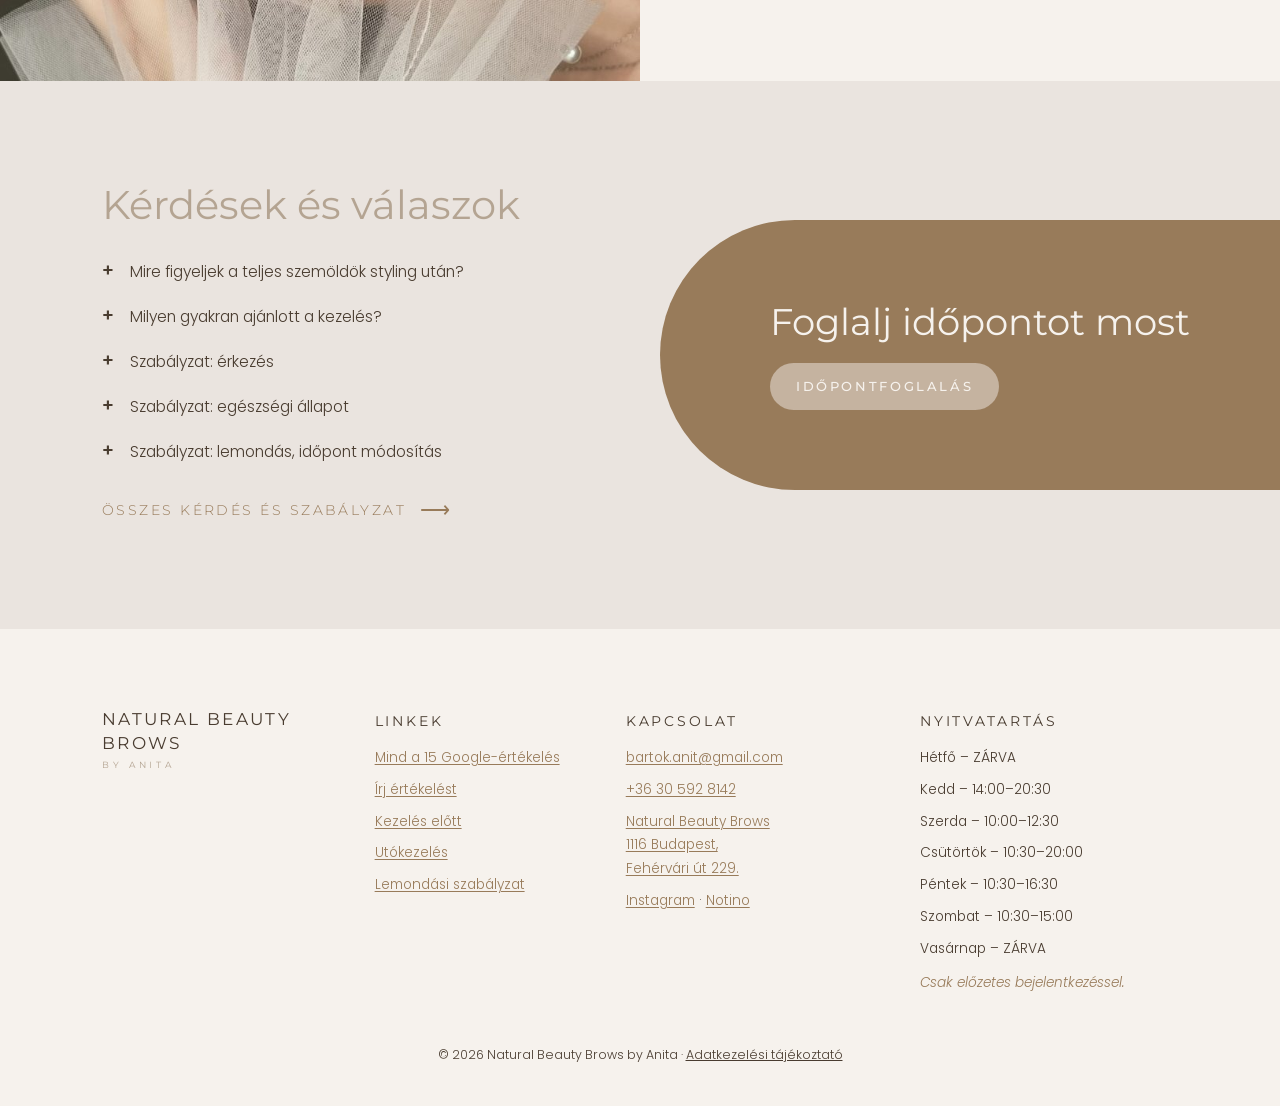
<file: teljes-szemoldok-styling.html>
<!DOCTYPE html>
<html lang="hu">
<head>
<meta charset="UTF-8">
<meta name="viewport" content="width=device-width, initial-scale=1, viewport-fit=cover">
<title>Teljes szemöldök styling – Natural Beauty Brows by Anita, Budapest XI.</title>
<meta name="description" content="Teljes szemöldök styling Budapest XI. kerületében, a Fehérvári út 229. alatt. Személyre szabott formatervezéssel kezdődik, amely során az arcod adottságaihoz leginkább illő formát alakítom ki.">
<link rel="canonical" href="https://naturalbeautybrows.hu/teljes-szemoldok-styling.html">
<meta property="og:type" content="website">
<meta property="og:site_name" content="Natural Beauty Brows by Anita">
<meta property="og:title" content="Teljes szemöldök styling – Natural Beauty Brows by Anita, Budapest XI.">
<meta property="og:description" content="Teljes szemöldök styling Budapest XI. kerületében, a Fehérvári út 229. alatt. Személyre szabott formatervezéssel kezdődik, amely során az arcod adottságaihoz leginkább illő formát alakítom ki.">
<meta property="og:url" content="https://naturalbeautybrows.hu/teljes-szemoldok-styling.html">
<meta property="og:image" content="https://naturalbeautybrows.hu/img/anita-hero.jpg">
<meta property="og:locale" content="hu_HU">
<link rel="preconnect" href="https://fonts.googleapis.com">
<link rel="preconnect" href="https://fonts.gstatic.com" crossorigin>
<link href="https://fonts.googleapis.com/css2?family=Montserrat:wght@300;400;500;600&family=Poppins:wght@300;400;500&display=swap" rel="stylesheet">
<link rel="stylesheet" href="style.css?v=26">
<link rel="icon" href="favicon.ico?v=1" sizes="any">
<link rel="icon" type="image/png" sizes="32x32" href="img/favicon-32.png?v=1">
<link rel="icon" type="image/png" sizes="192x192" href="img/icon-192.png?v=1">
<link rel="apple-touch-icon" href="apple-touch-icon.png?v=1">
</head>
<body>
<header>
  <div class="wrap nav">
    <a href="./" class="logo">Natural Beauty Brows<small>by Anita</small></a>
    <button class="burger" aria-label="Menü" onclick="document.getElementById('menu').classList.toggle('open')"><span></span><span></span><span></span></button>
    <ul class="menu" id="menu">
      <li class="drop"><a href="./#kezelesek">Kezelések</a>
        <ul class="sub">
          <li><a href="teljes-szemoldok-styling.html">Teljes szemöldök styling</a></li>
          <li><a href="szemoldok-laminalas.html">Szemöldök laminálás</a></li>
          <li><a href="szemoldok-styling.html">Szemöldök styling</a></li>
          <li><a href="szempilla-lifting.html">Szempilla lifting festéssel</a></li>
          <li><a href="koreai-szempilla-lifting.html">Koreai szempilla lifting</a></li>
          <li><a href="spray-tan.html">Spray tan</a></li>
        </ul>
      </li>
      <li><a href="arak.html">Árak</a></li>
      <li><a href="rolam.html">Rólam</a></li>
      <li><a href="gyik.html">GYIK</a></li>
      <li><a href="kapcsolat.html">Kapcsolat</a></li>
      <li><a href="https://partner.notino.com/api/b2c/redirect/salons/detail?salonID=79a9c5e1-0c92-4a29-a56f-100e9ac4893e" class="btn btn-taupe" target="_blank" rel="noopener">Időpontfoglalás</a></li>
    </ul>
  </div>
</header>

<section class="t-head">
  <div class="wrap">
    <span class="eyebrow">Kezelés</span>
    <h1>Teljes szemöldök styling</h1>
    <p class="tag">Tervezés, laminálás, festés és szedés egyetlen kezelésben.</p>
    <a href="https://partner.notino.com/api/b2c/redirect/salons/detail?salonID=79a9c5e1-0c92-4a29-a56f-100e9ac4893e" class="btn btn-taupe" target="_blank" rel="noopener">Időpontfoglalás</a>
  </div>
</section>

<section class="split rev alt about">
  <div class="media"><img src="img/szalon-2.jpg" alt="Anita munka közben a szalonban"></div>
  <div class="text inline-links">
    <h2>Az arcodhoz tervezett szemöldök</h2>
    <p>Személyre szabott formatervezéssel kezdődik, amely során az arcod adottságaihoz leginkább illő formát alakítom ki. Ezt laminálással rögzítem, festéssel kiemelem a szemöldök természetes karakterét, végül precíz csipeszes és/vagy gyantás formázással tökéletesítem.</p>
    <ul style="margin:1em 0 0 18px"><li>Tervezés, laminálás, festés, szedés</li><li>K18 therapy ápolással</li><li>Ajánlott gyakoriság: 4–6 hét</li></ul>
  </div>
</section>

<section class="split imgfirst" id="arak">
  <div class="media"><img src="img/teljes-szemoldok-styling.jpg" alt="Teljes szemöldök styling eredmény" loading="lazy"></div>
  <div class="text tlist">
    <h2>Kezelések és árak</h2>
    <div class="item"><b>Full szemöldök styling</b><span>13 000 Ft</span><small>+ K18 therapy: tervezés, laminálás, festés, szedés</small></div>
      <div class="item"><b>Signature csomag</b><span>23 000 Ft</span><small>Full szemöldök styling + lifting festéssel · 120–135 perc</small></div>
      <div class="item"><b>Soft csomag</b><span>15 000 Ft</span><small>Full szemöldök styling + szempilla festés · 105 perc</small></div>
    <p class="note">Az árak forintban értendők. Hűségkártya: az 5. alkalomnál 10% kedvezmény bármelyik szolgáltatásra. <a href="arak.html">Teljes árlista</a></p>
  </div>
</section>

<section class="sec alt">
  <div class="wrap faqwrap">
    <div class="faq">
      <h2>Kérdések és válaszok</h2>
      <details><summary>Mire figyeljek a teljes szemöldök styling után?</summary><div><p>24–48 órán belül:</p><ul><li>Ne érje víz, gőz vagy smink</li><li>Ne használj olajos lemosót</li><li>Ne szedd ki a szálakat otthon</li><li>Ne dörzsöld, ne kapard</li></ul></div></details>
<details><summary>Milyen gyakran ajánlott a kezelés?</summary><div><p>Szemöldök styling esetén 4–6 hetente.</p></div></details>
<details><summary>Szabályzat: érkezés</summary><div><p>Kérlek, érkezz pontosan, legfeljebb 5–10 perccel az időpontod előtt. Smink nélküli szemöldökkel és/vagy szempillával gyere, hogy a legjobb eredményt érjük el. A nyugodt légkör miatt kérlek, ne hozz kísérőt.</p></div></details>
<details><summary>Szabályzat: egészségi állapot</summary><div><p>Ha bármilyen bőrproblémád van a kezelendő területen (pl. gyulladás, seb, ekcéma), kérlek, jelezd előre, mert bizonyos esetekben a kezelés nem végezhető el. Glabella botox után 2 hétig nem végzek szemöldök stylingot.</p></div></details>
<details><summary>Szabályzat: lemondás, időpont módosítás</summary><div><p>Az időpont lemondását vagy módosítását legalább 24 órával korábban jelezd. Késői lemondás vagy meg nem jelenés esetén a lefoglalt szolgáltatás teljes összege kiszámlázásra kerül.</p></div></details>
      <a href="gyik.html" class="link-arrow">Összes kérdés és szabályzat</a>
    </div>
    <div class="pill">
      <h2>Foglalj időpontot most</h2>
      <a href="https://partner.notino.com/api/b2c/redirect/salons/detail?salonID=79a9c5e1-0c92-4a29-a56f-100e9ac4893e" class="btn" target="_blank" rel="noopener">Időpontfoglalás</a>
    </div>
  </div>
</section>

<footer>
  <div class="wrap fgrid">
    <div><a href="./" class="logo">Natural Beauty Brows<small>by Anita</small></a></div>
    <div>
      <h4>Linkek</h4>
      <ul class="u">
        <li><a href="https://search.google.com/local/reviews?placeid=ChIJ37Rk8ArdQUcRMbGtdKJhwy0" target="_blank" rel="noopener">Mind a 15 Google-értékelés</a></li>
        <li><a href="https://search.google.com/local/writereview?placeid=ChIJ37Rk8ArdQUcRMbGtdKJhwy0" target="_blank" rel="noopener">Írj értékelést</a></li>
        <li><a href="gyik.html#elotte">Kezelés előtt</a></li>
        <li><a href="gyik.html#utana">Utókezelés</a></li>
        <li><a href="gyik.html#szabalyzat">Lemondási szabályzat</a></li>
      </ul>
    </div>
    <div>
      <h4>Kapcsolat</h4>
      <ul class="u">
        <li><a href="mailto:bartok.anit@gmail.com">bartok.anit@gmail.com</a></li>
        <li><a href="tel:+36305928142">+36 30 592 8142</a></li>
        <li><a href="https://www.google.com/maps/dir/?api=1&amp;destination=Budapest+XI.+Feh%C3%A9rv%C3%A1ri+%C3%BAt+229" target="_blank" rel="noopener">Natural Beauty Brows<br>1116 Budapest,<br>Fehérvári út 229.</a></li>
        <li><a href="https://www.instagram.com/natural_beautybrowsbyanita/" target="_blank" rel="noopener">Instagram</a> · <a href="https://partner.notino.com/api/b2c/redirect/salons/detail?salonID=79a9c5e1-0c92-4a29-a56f-100e9ac4893e" target="_blank" rel="noopener">Notino</a></li>
      </ul>
    </div>
    <div>
      <h4>Nyitvatartás</h4>
      <ul>
        <li>Hétfő – ZÁRVA</li><li>Kedd – 14:00–20:30</li><li>Szerda – 10:00–12:30</li><li>Csütörtök – 10:30–20:00</li><li>Péntek – 10:30–16:30</li><li>Szombat – 10:30–15:00</li><li>Vasárnap – ZÁRVA</li>
      </ul>
      <p class="appt">Csak előzetes bejelentkezéssel.</p>
    </div>
  </div>
  <p class="copy">© 2026 Natural Beauty Brows by Anita · <a href="adatkezeles.html">Adatkezelési tájékoztató</a></p>
</footer>
<script src="lightbox.js?v=1" defer></script>
<div class="mbar"><a href="https://partner.notino.com/api/b2c/redirect/salons/detail?salonID=79a9c5e1-0c92-4a29-a56f-100e9ac4893e" class="btn" target="_blank" rel="noopener">Időpontfoglalás</a></div>
</body>
</html>
</file>
<file: style.css>
/* Natural Beauty Brows – közös stílus minden oldalhoz */
:root{
  --bg:#f6f2ed; --alt:#eae4df; --taupe:#b4a492; --brown:#987b5a; --ink:#493c30; --white:#fff;
  --head:'Montserrat',Arial,sans-serif; --body:'Poppins',Arial,sans-serif;
}
*{box-sizing:border-box;margin:0;padding:0}
html{scroll-behavior:smooth}
body{background:var(--bg);color:var(--ink);font-family:var(--body);font-weight:300;font-size:16px;line-height:1.75}
img{max-width:100%;display:block}
a{color:inherit}
.wrap{max-width:1140px;margin:0 auto;padding:0 32px}
h1,h2,h3{font-family:var(--head);font-weight:400;line-height:1.2;text-wrap:balance}
h2{font-size:clamp(1.9rem,3.4vw,2.5rem);color:var(--taupe);margin-bottom:.5em}
h2.brown{color:var(--brown)}
p+p{margin-top:1em}
.eyebrow{display:block;font-family:var(--head);font-size:.85rem;letter-spacing:.18em;text-transform:uppercase;color:var(--ink);margin-bottom:.9em}
.inline-links a{text-decoration:underline;text-underline-offset:3px}
.inline-links a:hover{color:var(--brown)}

/* gombok */
.btn{display:inline-block;font-family:var(--head);font-weight:500;font-size:.82rem;letter-spacing:.2em;text-transform:uppercase;text-decoration:none;border-radius:40px;padding:12px 26px;transition:.25s;text-align:center}
.btn-taupe{background:var(--taupe);color:var(--bg)}
.btn-taupe:hover{background:var(--brown)}
.btn-brown{background:var(--brown);color:var(--bg)}
.btn-brown:hover{background:var(--ink)}
.btn-cream{background:var(--bg);color:var(--ink)}
.btn-cream:hover{background:var(--white)}
.btn-line{border:1px solid var(--ink);color:var(--ink);padding:11px 25px}
.btn-line:hover{background:var(--ink);color:var(--bg)}
.btn-arrow{border:1px solid var(--ink);color:var(--ink);font-family:var(--head);font-size:1rem;letter-spacing:.02em;text-transform:none;font-weight:400;padding:13px 28px;display:inline-flex;gap:14px;align-items:center}
.btn-arrow:hover{background:var(--ink);color:var(--bg)}
.link-arrow{display:inline-flex;align-items:center;gap:14px;font-family:var(--head);font-size:.85rem;letter-spacing:.18em;text-transform:uppercase;color:var(--brown);text-decoration:none;margin-top:18px}
.link-arrow::after{content:'⟶';font-size:1.3rem;letter-spacing:0}

/* fejléc */
header{position:sticky;top:0;z-index:60;background:var(--bg)}
.nav{display:flex;align-items:center;justify-content:space-between;height:88px}
.logo{font-family:var(--head);font-weight:400;font-size:1.3rem;letter-spacing:.14em;text-transform:uppercase;text-decoration:none;color:var(--ink);line-height:1.1}
.logo small{display:block;font-size:.58rem;letter-spacing:.42em;color:var(--taupe);margin-top:4px}
.menu{display:flex;align-items:center;gap:30px;list-style:none}
.menu>li{position:relative}
.menu a{font-family:var(--head);font-size:.82rem;letter-spacing:.16em;text-transform:uppercase;text-decoration:none}
.menu a:hover{color:var(--brown)}
.menu .btn{font-size:.8rem;padding:11px 24px}
.menu .btn:hover{color:var(--bg)}
.drop>a::after{content:'';display:inline-block;width:6px;height:6px;border-right:1.5px solid;border-bottom:1.5px solid;transform:rotate(45deg);margin:0 0 3px 8px}
.sub{position:absolute;top:100%;left:-18px;min-width:280px;background:var(--bg);list-style:none;padding:14px 18px;box-shadow:0 14px 30px -18px rgba(73,60,48,.4);display:none}
.sub li{padding:7px 0}
.drop:hover .sub,.drop:focus-within .sub{display:block}
.burger{display:none;width:34px;height:24px;background:none;border:0;cursor:pointer;flex-direction:column;justify-content:space-between}
.burger span{display:block;height:2px;background:var(--ink)}

/* főoldali nyitókép */
.hero{position:relative;min-height:86vh;display:flex;align-items:flex-end;justify-content:center;overflow:hidden;text-align:center}
.hero img{position:absolute;inset:0;width:100%;height:100%;object-fit:cover;object-position:center 22%}
.hero::after{content:'';position:absolute;inset:0;background:linear-gradient(180deg,rgba(73,60,48,0) 45%,rgba(73,60,48,.45))}
.hero h1{position:relative;z-index:2;color:#fff;font-weight:300;font-size:clamp(2.2rem,5.2vw,3.8rem);max-width:820px;padding:0 24px 12vh}

/* szekciók */
.sec{padding:100px 0}
.sec.alt,.split.alt{background:var(--alt)}
.intro-text{max-width:700px}
.intro-text h2{font-weight:500}
.intro-text .btn{margin-top:28px}

/* kezelés csempék */
.tiles{display:grid;grid-template-columns:repeat(3,1fr);gap:22px;margin-top:50px}
.tile{position:relative;display:flex;align-items:center;justify-content:center;aspect-ratio:4/5;border-radius:26px;overflow:hidden;text-decoration:none}
.tile img{position:absolute;inset:0;width:100%;height:100%;object-fit:cover;transition:transform .6s}
.tile:hover img{transform:scale(1.04)}
.tile::after{content:'';position:absolute;inset:0;background:rgba(73,60,48,.22)}
.tile span{position:relative;z-index:2;color:#fff;font-family:var(--head);font-weight:400;font-size:clamp(1.05rem,1.9vw,1.4rem);letter-spacing:.28em;text-transform:uppercase;text-align:center;padding:0 18px;line-height:1.5}
.tile.tan,.tanbox{background:radial-gradient(circle at 70% 25%,#f3e2cc,#d9c4ad 50%,var(--taupe))}

/* csomag doboz */
.pack{background:var(--taupe);color:#fff;border-radius:34px;padding:34px 40px 38px;text-align:center;margin-top:90px}
.pack h2{color:#fff;margin-bottom:.35em}
.pack p{max-width:560px;margin:0 auto 20px;font-size:.95rem;opacity:.95}
.pack .btn{background:var(--bg);color:var(--ink);padding:12px 44px}

/* kép + szöveg osztott sáv */
.split{display:grid;grid-template-columns:1fr 1fr;align-items:center;min-height:560px}
.split .media{align-self:stretch;min-height:420px;position:relative;overflow:hidden}
.split .media img{position:absolute;inset:0;width:100%;height:100%;object-fit:cover}
.split .text{padding:80px max(32px,calc((100vw - 1140px)/2 + 32px)) 80px 70px}
.split.rev .text{order:-1;padding:80px 70px 80px max(32px,calc((100vw - 1140px)/2 + 32px))}
.split .btn-arrow{margin-top:28px}

/* foglalás sáv (főoldal) */
.ready{background:var(--alt);display:grid;grid-template-columns:1fr 1fr;align-items:center}
.ready .text{padding:90px 70px 90px max(32px,calc((100vw - 1140px)/2 + 32px))}
.ready h2{color:var(--ink);font-size:clamp(1.9rem,3.2vw,2.5rem)}
.ready .media{align-self:stretch;min-height:420px;position:relative}
.ready .media img{position:absolute;inset:0;width:100%;height:100%;object-fit:cover}

/* kezelés aloldal fejléc */
.t-head{padding:70px 0 110px}
.t-head h1{font-size:clamp(2.4rem,5vw,3.4rem);color:var(--ink);margin-bottom:.2em}
.t-head .tag{font-family:var(--head);font-size:clamp(1.5rem,3vw,2.2rem);color:var(--taupe);line-height:1.3;max-width:900px;margin-bottom:24px}

/* kezelések listája */
.tlist .item{margin-bottom:22px}
.tlist b{display:block;font-weight:500;font-size:.97rem}
.tlist span{display:block;font-size:.95rem}
.tlist small{display:block;font-size:.85rem;opacity:.75}
.tlist .note{font-size:.85rem;margin-top:26px;opacity:.8}

/* GYIK + foglalás */
.faqwrap{display:grid;grid-template-columns:1fr 1fr;align-items:center;gap:40px}
.faq details{padding:9px 0}
.faq summary{list-style:none;cursor:pointer;display:flex;gap:14px;align-items:baseline;font-size:.97rem}
.faq summary::-webkit-details-marker{display:none}
.faq summary::before{content:'+';font-family:var(--head);font-weight:600;font-size:1.25rem;line-height:1;width:14px;flex:none}
.faq details[open] summary::before{content:'–'}
.faq details>div{padding:8px 0 6px 28px;font-size:.93rem}
.faq details ul{margin:6px 0 0 18px}
.pill{background:var(--brown);color:var(--bg);border-radius:200px 0 0 200px;padding:80px 60px 80px 110px;margin-right:calc(-1 * max(32px,(100vw - 1140px)/2 + 32px))}
.pill h2{color:var(--bg);font-size:clamp(1.8rem,3vw,2.3rem)}
.pill .btn{background:#c5b3a0;color:var(--bg)}
.pill .btn:hover{background:var(--bg);color:var(--ink)}

/* aloldal: ár táblázat, vélemények, galéria, űrlap */
.prices{display:grid;grid-template-columns:repeat(2,1fr);gap:40px 70px;margin-top:40px}
.prices h3{font-size:1.35rem;color:var(--brown);margin-bottom:14px}
.row{display:flex;justify-content:space-between;gap:16px;padding:10px 0;border-bottom:1px solid var(--alt);font-size:.95rem}
.sec.alt .row{border-color:#d8cfc6}
.row b{font-weight:500}
.row small{display:block;font-size:.83rem;opacity:.75}
.row .p{white-space:nowrap;font-weight:500}
.cards3{display:grid;grid-template-columns:repeat(3,1fr);gap:24px;margin-top:40px}
.card3{background:var(--bg);border-radius:26px;padding:30px}
.sec:not(.alt) .card3{background:var(--alt)}
.card3 h3{font-size:1.2rem;color:var(--brown);margin-bottom:8px}
.card3 p{font-size:.93rem}
.card3 .link-arrow{margin-top:10px}
.gal{display:grid;grid-template-columns:repeat(4,1fr);gap:14px;margin-top:40px}
.gal img{aspect-ratio:1;width:100%;object-fit:cover;border-radius:18px}
.quotes{display:grid;grid-template-columns:repeat(2,1fr);gap:22px;margin-top:40px}
.quote{background:var(--bg);border-radius:26px;padding:28px}
.sec:not(.alt) .quote{background:var(--alt)}
.quote:last-child:nth-child(odd){grid-column:1/-1}
.quote .stars{color:var(--brown);letter-spacing:.15em;font-size:.9rem}
.quote p{font-family:var(--head);font-size:1.05rem;margin:8px 0 14px}
.quote span{font-family:var(--head);font-size:.78rem;letter-spacing:.16em;text-transform:uppercase;color:var(--brown)}
.grating{display:inline-flex;align-items:center;gap:12px;text-decoration:none;font-family:var(--head)}
.grating b{font-size:2rem;font-weight:400}
.grating i{font-style:normal;color:var(--brown);letter-spacing:.12em}
.grating span{font-size:.85rem}
.btns{display:flex;gap:14px;flex-wrap:wrap;margin-top:30px}
.feats{display:grid;grid-template-columns:repeat(4,1fr);gap:30px;margin-top:40px}
.feats h3{font-size:1.15rem;color:var(--brown);margin-bottom:6px}
.feats p{font-size:.93rem}
.faqpage{max-width:820px}
.faqpage h2{margin-top:50px}
.faqpage h2:first-child{margin-top:0}
.contact-grid{display:grid;grid-template-columns:1fr 1fr;gap:70px}
.info dt{font-family:var(--head);font-size:.8rem;letter-spacing:.18em;text-transform:uppercase;margin-top:22px}
.info dd a{color:var(--brown)}
form{background:var(--alt);border-radius:26px;padding:34px}
label{display:block;font-size:.85rem;margin:14px 0 6px}
input,select,textarea{width:100%;padding:12px 14px;border:1px solid #d8cfc6;border-radius:10px;font:inherit;background:var(--bg);color:var(--ink)}
form .btn{border:0;cursor:pointer;width:100%;margin-top:22px}
form .msg{margin-top:12px;font-size:.88rem}

/* lábléc */
footer{padding:80px 0 40px;font-size:.85rem}
.fgrid{display:grid;grid-template-columns:1.1fr 1fr 1.2fr 1.2fr;gap:36px}
footer h4{font-family:var(--head);font-weight:400;font-size:.9rem;letter-spacing:.2em;text-transform:uppercase;margin-bottom:12px}
footer ul{list-style:none}
footer li{margin-bottom:8px}
footer .u a{color:var(--brown);text-decoration:underline;text-underline-offset:2px}
footer .logo{font-size:1.05rem}
.copy{text-align:center;font-size:.78rem;margin-top:50px}

/* mobil alsó foglalás sáv */
.mbar{display:none}

@media(max-width:960px){
  .wrap{padding:0 24px}
  .burger{display:flex}
  .menu{display:none;position:absolute;top:88px;left:0;right:0;background:var(--bg);flex-direction:column;align-items:flex-start;gap:18px;padding:20px 24px 30px;box-shadow:0 20px 30px -20px rgba(73,60,48,.35)}
  .menu.open{display:flex}
  .sub{position:static;display:block;box-shadow:none;padding:8px 0 0 14px;min-width:0}
  .drop>a::after{display:none}
  .sec{padding:70px 0}
  .tiles{grid-template-columns:1fr;gap:14px}
  .tile{aspect-ratio:16/7}
  .pack{padding:28px 22px 30px;margin-top:60px}
  .split,.ready,.faqwrap,.contact-grid{grid-template-columns:1fr}
  .split .text,.split.rev .text,.ready .text{padding:60px 24px;order:-1}
  .split .media,.ready .media{min-height:0;aspect-ratio:4/3}
  .t-head{padding:40px 0 50px}
  .pill{margin:30px -24px 0 24px;padding:60px 30px 60px 70px}
  .prices,.quotes{grid-template-columns:1fr}
  .cards3{grid-template-columns:1fr}
  .feats{grid-template-columns:1fr 1fr}
  .gal{grid-template-columns:1fr 1fr}
  .fgrid{grid-template-columns:1fr 1fr}
  .mbar{display:flex;justify-content:center;position:fixed;left:0;right:0;bottom:0;z-index:70;background:var(--taupe);padding:14px 0 calc(14px + env(safe-area-inset-bottom,0px))}
  .mbar .btn{background:var(--bg);color:var(--taupe);font-size:1rem;padding:11px 44px}
  body{padding-bottom:78px}
  .hero{min-height:74vh}
}
@media(max-width:520px){
  .feats,.fgrid{grid-template-columns:1fr}
  .logo{font-size:1.05rem}
}
@media(prefers-reduced-motion:reduce){html{scroll-behavior:auto}.tile img{transition:none}}
footer .appt{margin-top:10px;font-style:italic;color:var(--brown)}
img[src$="szempilla-lifting-uj.jpg"]{object-position:68% 55%}
img[src$="szemoldok-laminalas-uj.jpg"]{object-position:50% 42%}
img[src$="spray-tan.jpg"]{object-position:right 62%}
.tile img[src$="koreai-lifting-uj.jpg"]{object-position:50% 24%}
#munkaim .gal{display:flex;flex-wrap:wrap;justify-content:center}
#munkaim .gal img{aspect-ratio:4/5;width:calc((100% - 56px)/5)}
@media(max-width:960px){#munkaim .gal img{width:calc((100% - 14px)/2)}}
/* telefon: a kép maga adja a méretet (iOS Safari miatt) */
@media(max-width:960px){
  .split .media,.ready .media{aspect-ratio:auto;min-height:0;width:100%;height:auto}
  .split .media img,.ready .media img{position:static;display:block;width:100%;height:auto;aspect-ratio:4/3;object-fit:cover}
  .split .media .tanbox{position:static!important;aspect-ratio:4/3}
}
/* Rólam: Anita fotója – a fej teteje ne vágódjon le */
.split .media img[src$="anita.jpg"]{object-position:50% 0%}
@media(max-width:960px){.split .media img[src$="anita.jpg"]{aspect-ratio:auto;height:auto}}
/* főoldali nyitókép gépen: a fej teteje ne vágódjon le */
@media(min-width:961px){.hero img{object-position:50% 14%}}
.hero picture{position:absolute;inset:0}
/* nyitókép: cím + alcím */
.hero .hero-text{position:relative;z-index:2;padding:0 24px 12vh;max-width:860px}
.hero .hero-text h1{padding:0;margin:0 auto}
.hero-sub{margin-top:18px;color:#fff;font-family:var(--head);font-weight:400;font-size:clamp(.72rem,1.4vw,.95rem);letter-spacing:.24em;text-transform:uppercase;line-height:1.9}
.hero-sub span{margin:0 .5em;opacity:.8}
.hero-sub b{font-weight:400;white-space:nowrap}
@media(max-width:600px){.hero-sub{font-size:.68rem;letter-spacing:.14em}.hero-sub .d2{display:none}.hero-sub .l3{display:block}}
/* Rólam: szalon galéria 5 képpel */
.gal-szalon{display:flex;flex-wrap:wrap;justify-content:center}
.gal-szalon img{width:calc((100% - 28px)/3)}
@media(max-width:960px){.gal-szalon img{width:calc((100% - 14px)/2)}}
/* Rólam: telefonon a fotó a szöveg fölött */
@media(max-width:960px){.split.about .text{order:1}}
/* Adatkezelési tájékoztató */
.legal{max-width:820px}
.legal h2{font-size:1.45rem;color:var(--brown);margin:44px 0 12px}
.legal p,.legal li{font-size:.95rem}
.legal ul{margin:10px 0 14px 20px}
.legal li{margin-bottom:6px}
.legal a{color:var(--brown)}
.legal .upd{font-size:.85rem;opacity:.75}
/* Kapcsolat: foglalás gombok az űrlap helyén */
.cta-box{background:var(--bg);border-radius:26px;padding:40px 36px;display:flex;flex-direction:column;align-items:flex-start;gap:14px;align-self:start}
.cta-box h2{margin-bottom:0}
.cta-box p{margin-bottom:8px}
.cta-box .btn{width:100%;max-width:340px}
@media(max-width:520px){.cta-box{padding:30px 22px}.cta-box .btn{letter-spacing:.1em;font-size:.76rem;padding:13px 16px}}
/* Főoldal: foglalásra ösztönzés */
.hero-cta{margin-top:26px;display:flex;flex-direction:column;align-items:center;gap:14px}
.hero-cta .btn{padding:14px 40px;font-size:.85rem}
.hero-rating{display:inline-flex;align-items:center;gap:8px;color:#fff;text-decoration:none;font-family:var(--head);font-size:.85rem}
.hero-rating b{font-weight:500;font-size:1rem}
.hero-rating i{font-style:normal;color:#f3d28a;letter-spacing:.08em}
.hero-rating span{text-decoration:underline;text-underline-offset:3px;opacity:.95}
.quotes3{grid-template-columns:repeat(3,1fr)}
@media(max-width:960px){.quotes3{grid-template-columns:1fr}}
@media(max-width:600px){.hero .hero-text{padding-bottom:7vh}.hero-cta{margin-top:18px}.hero-cta .btn{padding:12px 30px;font-size:.8rem}}
.quotes3 .quote:last-child:nth-child(odd){grid-column:auto}
.hero-cta{margin-top:22px}
.hero-cta .btn{padding:10px 26px;font-size:.74rem;letter-spacing:.18em}
@media(max-width:600px){.hero-cta{margin-top:16px}.hero-cta .btn{padding:9px 22px;font-size:.7rem}}
/* Klasszikus vs. koreai lifting összehasonlítás */
.cmp{margin-top:40px;border-top:1px solid #d8cfc6}
.cmp-row{display:grid;grid-template-columns:1fr 1.6fr 1.6fr;gap:28px;padding:18px 0;border-bottom:1px solid #d8cfc6}
.cmp-k{font-family:var(--head);font-size:.8rem;letter-spacing:.14em;text-transform:uppercase;color:var(--brown)}
.cmp-v{font-size:.95rem}
.cmp-head .cmp-v{font-family:var(--head);font-size:1.25rem;color:var(--ink)}
.cmp-head .cmp-v a{text-decoration:none}
.cmp-head .cmp-v a:hover{color:var(--brown)}
.cmp-row:last-child .cmp-v{font-family:var(--head);font-weight:500;font-size:1.05rem}
.cmp-note{background:var(--alt);border-radius:26px;padding:30px 34px;margin-top:40px}
.cmp-note h3{font-size:1.2rem;color:var(--brown);margin-bottom:8px}
.cmp-note p{font-size:.95rem}
@media(max-width:760px){
  .cmp-head{display:none}
  .cmp-row{grid-template-columns:1fr 1fr;gap:10px 16px}
  .cmp-k{grid-column:1/-1}
  .cmp-v::before{content:attr(data-l);display:block;font-family:var(--head);font-size:.72rem;letter-spacing:.1em;text-transform:uppercase;color:var(--taupe);margin-bottom:4px}
  .cmp-note{padding:24px 22px}
}
@media(max-width:960px){.split.imgfirst .text{order:1}}
/* Főoldal: csomagkártyák */
.packs{margin-top:90px}
.packs h2{color:var(--brown)}
.pk-grid{display:grid;grid-template-columns:repeat(4,1fr);gap:20px;margin-top:34px}
.pk{background:var(--bg);border-radius:26px;padding:30px 24px 26px;display:flex;flex-direction:column;align-items:flex-start;position:relative}
.pk-save{background:var(--taupe);color:#fff;font-family:var(--head);font-size:.7rem;letter-spacing:.12em;text-transform:uppercase;border-radius:30px;padding:5px 12px;margin-bottom:16px}
.pk h3{font-size:1.5rem;color:var(--ink);margin-bottom:8px}
.pk-what{font-size:.92rem;flex:1}
.pk-time{font-size:.82rem;opacity:.7;margin-top:10px}
.pk-price{font-family:var(--head);font-size:1.6rem;color:var(--brown);margin-top:14px;line-height:1.2}
.pk-kor{font-size:.82rem;margin:4px 0 18px}
.pk-kor b{font-weight:500}
.pk .btn{width:100%}
.pk-note{font-size:.85rem;opacity:.8;margin-top:22px;max-width:760px}
@media(max-width:1100px){.pk-grid{grid-template-columns:1fr 1fr}}
@media(max-width:600px){.pk-grid{grid-template-columns:1fr}.packs{margin-top:60px}}
.pk-top{box-shadow:0 0 0 2px var(--brown),0 18px 40px -22px rgba(73,60,48,.45)}
.pk-pop{position:absolute;top:-13px;left:50%;transform:translateX(-50%);background:var(--brown);color:#fff;font-family:var(--head);font-size:.7rem;letter-spacing:.16em;text-transform:uppercase;border-radius:30px;padding:6px 16px;white-space:nowrap}
.pk-top .pk-save{margin-top:6px}
.pk-top .btn{background:var(--brown)}
.pk-top .btn:hover{background:var(--ink)}
/* Galéria nagyítás */
.gal img{cursor:zoom-in;transition:opacity .2s}
.gal img:hover{opacity:.88}
.gal img:focus-visible{outline:2px solid var(--brown);outline-offset:3px}
.lb{position:fixed;inset:0;z-index:200;background:rgba(30,24,19,.94);display:flex;align-items:center;justify-content:center;padding:60px 70px}
.lb[hidden]{display:none}
.lb img{max-width:100%;max-height:100%;object-fit:contain;border-radius:8px;box-shadow:0 20px 60px -20px rgba(0,0,0,.6)}
.lb button{position:absolute;background:rgba(246,242,237,.12);color:#fff;border:0;border-radius:50%;width:48px;height:48px;font-size:2rem;line-height:1;cursor:pointer;display:flex;align-items:center;justify-content:center}
.lb button:hover{background:rgba(246,242,237,.25)}
.lb-x{top:16px;right:16px}
.lb-p{left:14px;top:50%;transform:translateY(-50%)}
.lb-n{right:14px;top:50%;transform:translateY(-50%)}
.lb-c{position:absolute;bottom:16px;left:0;right:0;text-align:center;color:#e8dfd6;font-family:var(--head);font-size:.8rem;letter-spacing:.14em}
@media(max-width:600px){.lb{padding:64px 10px 56px}.lb-p,.lb-n{top:auto;bottom:8px;transform:none;width:44px;height:44px}.lb-p{left:calc(50% - 110px)}.lb-n{right:calc(50% - 110px)}}
.lb-c{pointer-events:none}
.lb button{z-index:2}
@media(max-width:600px){.lb-c{bottom:22px}}
.tile img[src$="spray-tan-3.jpg"]{object-position:45% 55%}
</file>
